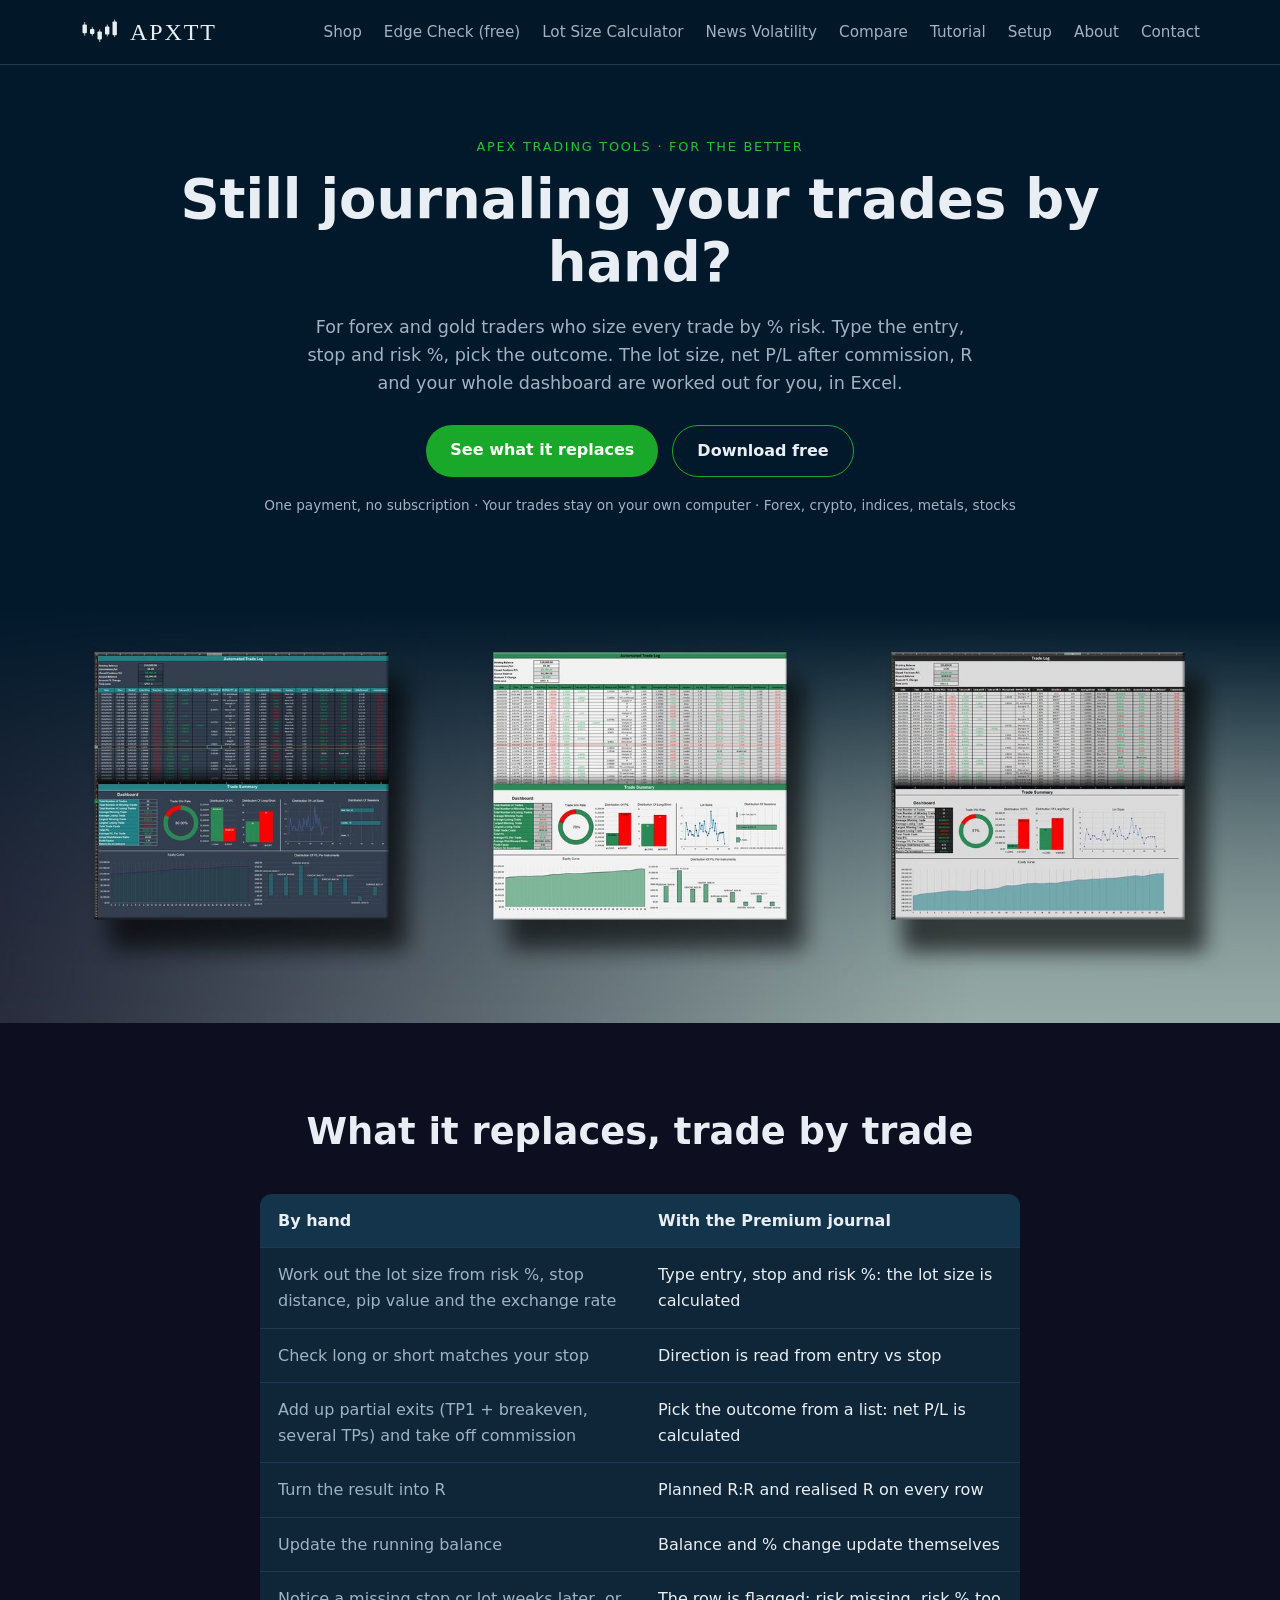
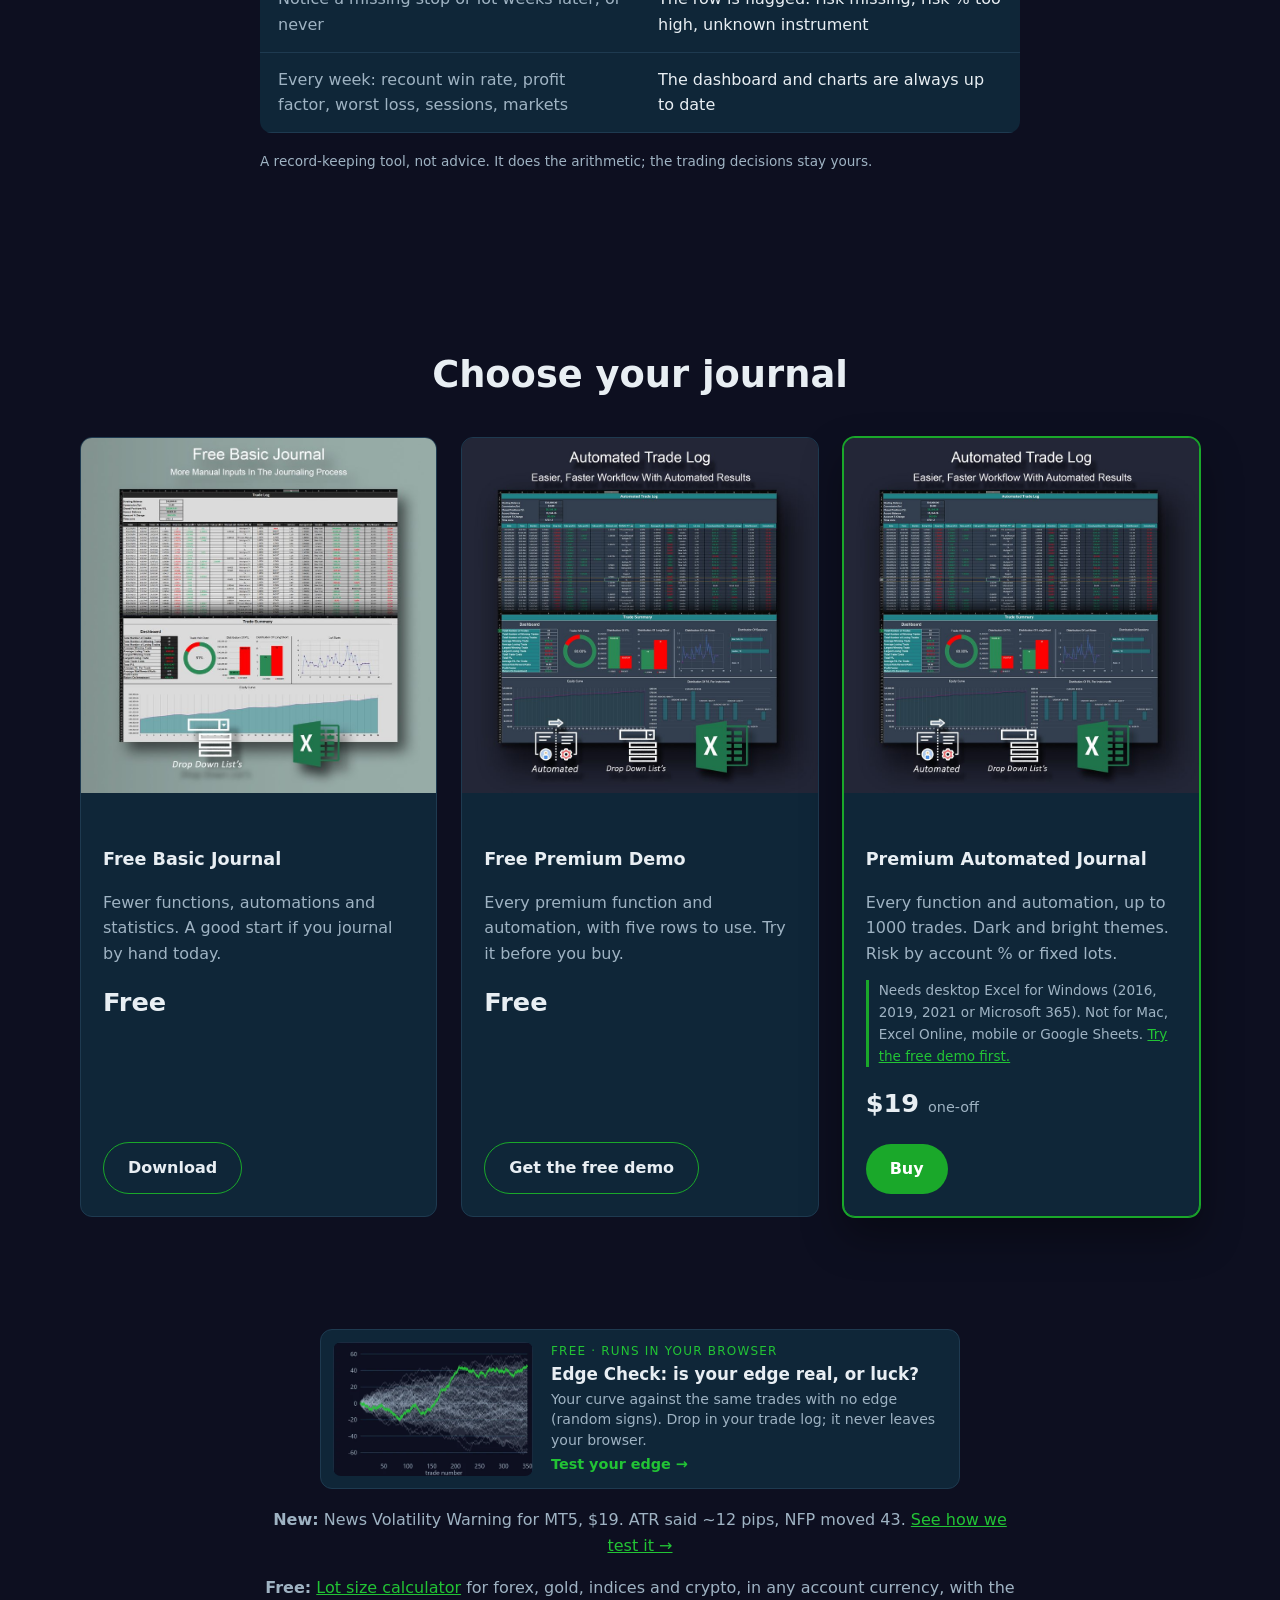
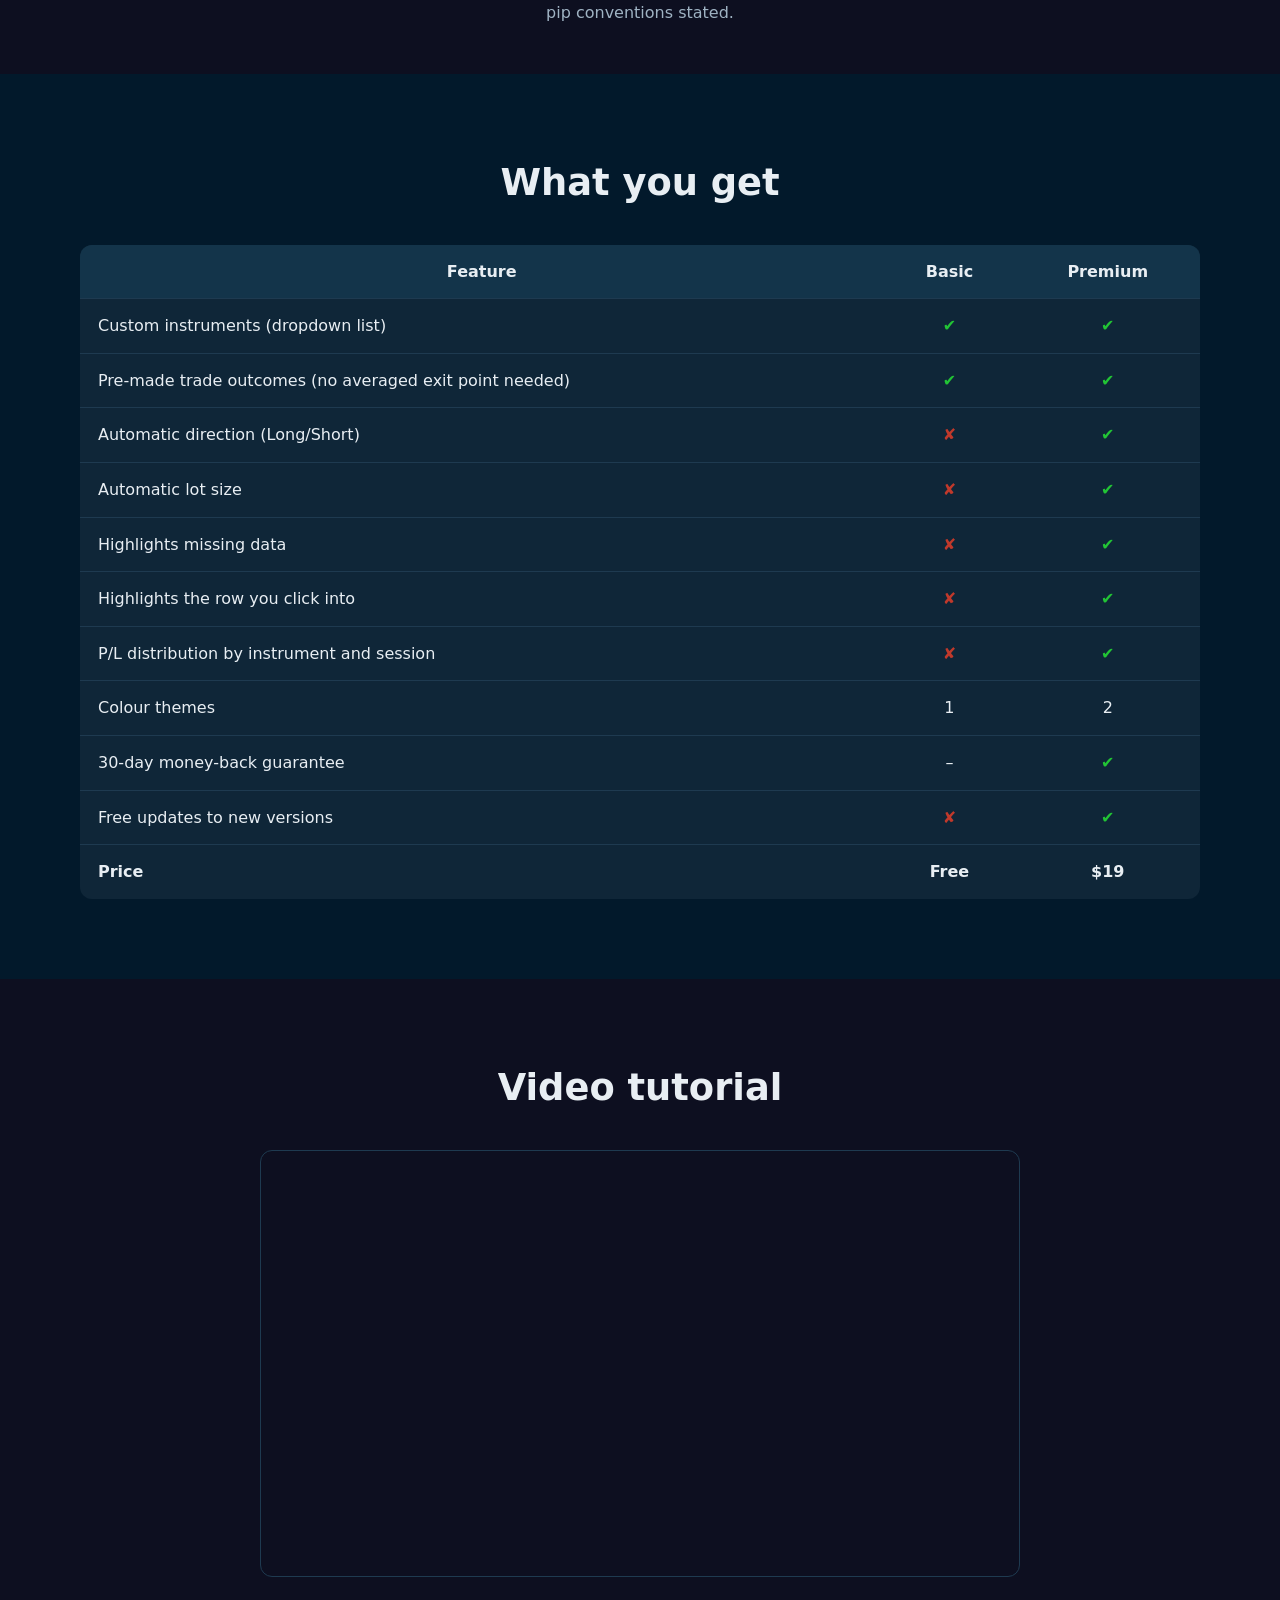
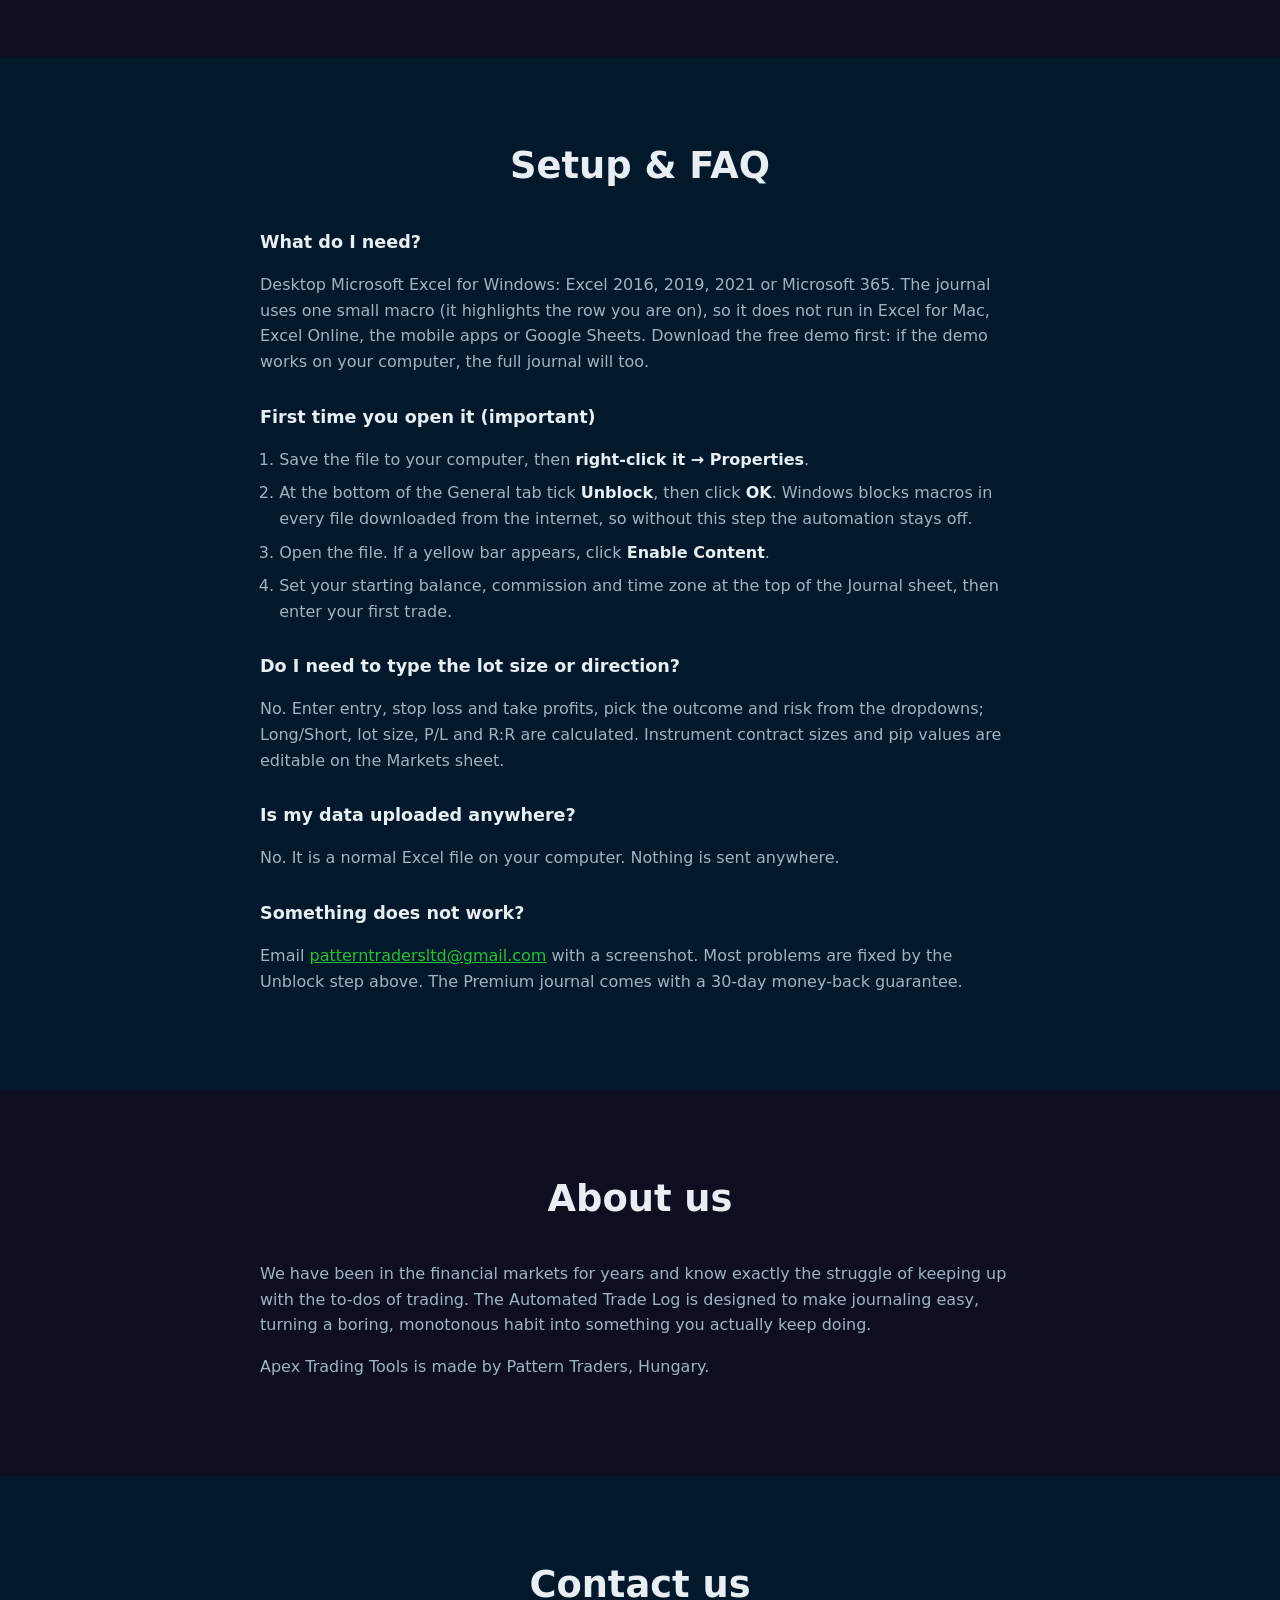
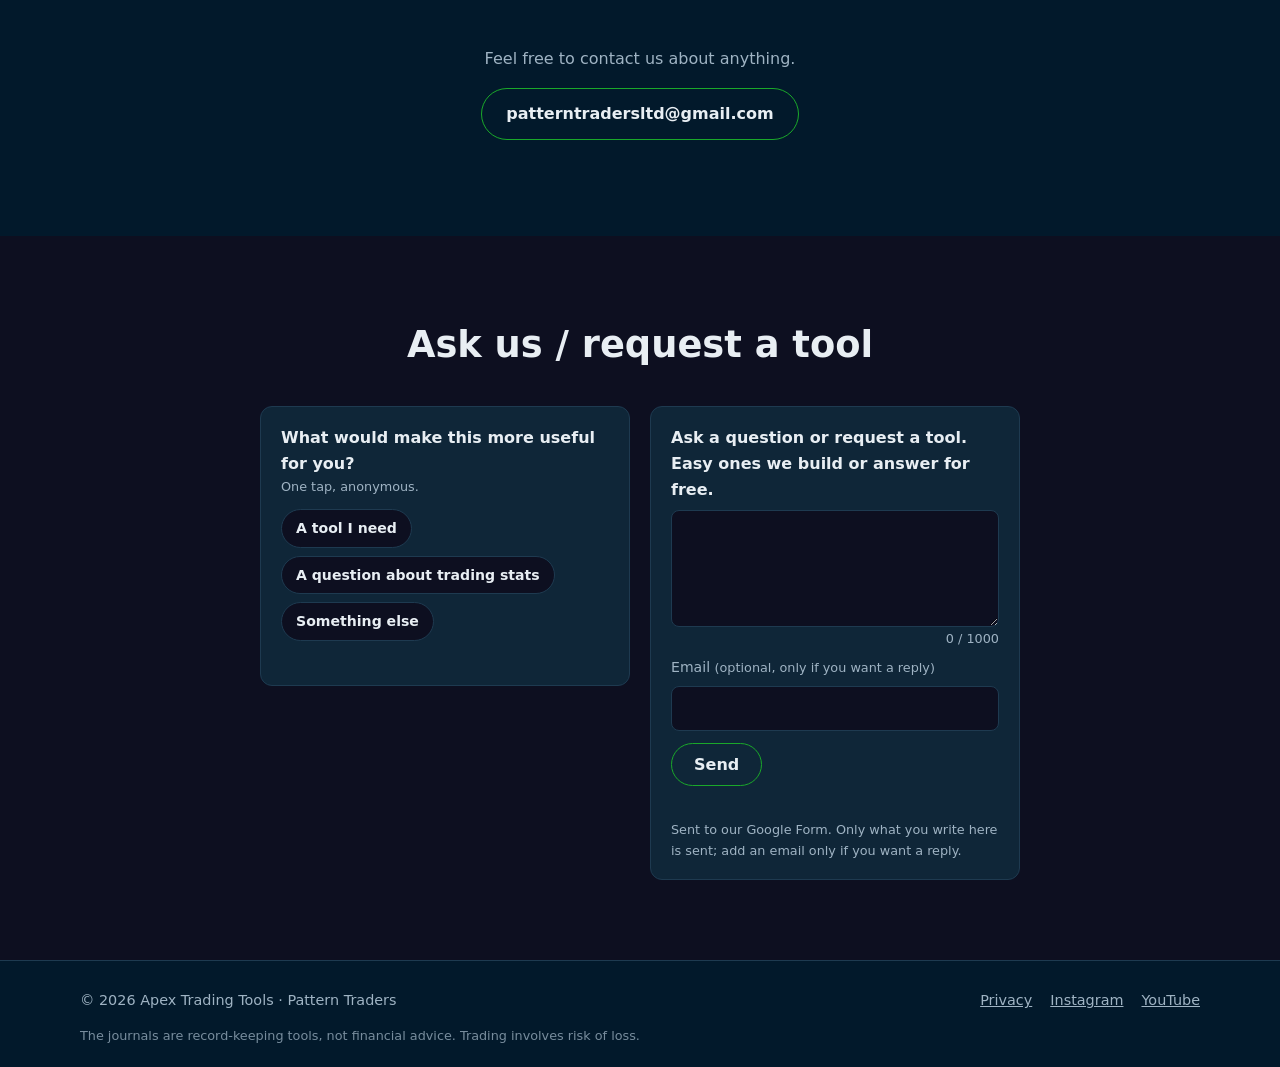
<file: index.html>
<!doctype html>
<html lang="en">
<head>
<meta charset="utf-8">
<meta name="viewport" content="width=device-width, initial-scale=1">
<title>APXTT Trading Tools: Automated Trading Journals for Excel</title>
<meta name="description" content="Still journaling trades by hand? For forex and gold traders who size by % risk: type entry, stop and risk %, and the Excel journal works out lot size, net P/L, R and your stats.">
<link rel="icon" href="data:image/svg+xml,%3Csvg xmlns='http://www.w3.org/2000/svg' viewBox='0 0 32 32'%3E%3Crect width='32' height='32' rx='6' fill='%2302192b'/%3E%3Cg fill='%231aa82a'%3E%3Crect x='5' y='10' width='4' height='9'/%3E%3Crect x='11' y='14' width='4' height='6'/%3E%3Crect x='17' y='9' width='4' height='9'/%3E%3Crect x='23' y='5' width='4' height='12'/%3E%3C/g%3E%3C/svg%3E">
<link rel="canonical" href="https://smatyi111.github.io/apextradingtools/">
<meta property="og:type" content="website">
<meta property="og:site_name" content="Apex Trading Tools">
<meta property="og:title" content="APXTT Automated Trading Journal for Excel">
<meta property="og:description" content="Enter the trade, pick the outcome - lot size, P/L, R:R and your dashboard are calculated for you. $19 one-off, no subscription. Free demo.">
<meta property="og:url" content="https://smatyi111.github.io/apextradingtools/">
<meta property="og:image" content="https://smatyi111.github.io/apextradingtools/assets/og-card.jpg">
<meta property="og:image:width" content="1200">
<meta property="og:image:height" content="630">
<meta name="twitter:card" content="summary_large_image">
<link rel="stylesheet" href="styles.css?v=20261029a">
</head>
<body>

<header class="nav">
  <div class="wrap nav-inner">
    <a class="brand" href="#top" aria-label="APXTT home">
      <svg class="brand-mark" viewBox="0 0 64 40" aria-hidden="true">
        <g fill="currentColor">
          <rect x="4" y="8" width="7" height="14" rx="1.5"/><rect x="7" y="4" width="1.2" height="22"/>
          <rect x="16" y="15" width="7" height="8" rx="1.5"/><rect x="19" y="12" width="1.2" height="14"/>
          <rect x="28" y="19" width="7" height="13" rx="1.5"/><rect x="31" y="16" width="1.2" height="20"/>
          <rect x="40" y="11" width="7" height="13" rx="1.5"/><rect x="43" y="8" width="1.2" height="19"/>
          <rect x="52" y="3" width="7" height="22" rx="1.5"/><rect x="55" y="0" width="1.2" height="28"/>
        </g>
      </svg>
      <span class="brand-text">APXTT</span>
    </a>
    <nav>
      <a href="#products">Shop</a>
      <a href="edge-check.html" data-goatcounter-click="nav-edge-check">Edge Check (free)</a>
      <a href="lot-size-calculator.html" data-goatcounter-click="nav-lot-size">Lot Size Calculator</a>
      <a href="news-volatility.html" data-goatcounter-click="nav-news-volatility">News Volatility</a>
      <a href="#compare">Compare</a>
      <a href="#tutorial">Tutorial</a>
      <a href="#setup">Setup</a>
      <a href="#about">About</a>
      <a href="#contact">Contact</a>
    </nav>
  </div>
</header>

<main id="top">

<section class="hero">
  <div class="wrap hero-inner">
    <p class="eyebrow">Apex Trading Tools &middot; For the better</p>
    <h1>Still journaling your trades by hand?</h1>
    <p class="lead">For forex and gold traders who size every trade by % risk. Type the entry, stop and risk %, pick the
      outcome. The lot size, net P/L after commission, R and your whole dashboard are worked out for you, in Excel.</p>
    <div class="cta-row">
      <a class="btn btn-green" href="#byhand" data-goatcounter-click="cta-see-byhand">See what it replaces</a>
      <a class="btn btn-ghost" href="#free" data-goatcounter-click="cta-download-free">Download free</a>
    </div>
    <p class="fine">One payment, no subscription &middot; Your trades stay on your own computer &middot; Forex, crypto, indices, metals, stocks</p>
  </div>
  <img class="hero-img" src="assets/hero-1800.jpg" alt="The automated trading journal in dark, bright and grey themes: trade log on top, dashboard with charts below" width="1800" height="656">
</section>

<section id="byhand" class="section">
  <div class="wrap narrow">
    <h2>What it replaces, trade by trade</h2>
    <div class="table-wrap">
      <table class="compare byhand">
        <thead><tr><th>By hand</th><th>With the Premium journal</th></tr></thead>
        <tbody>
          <tr><td>Work out the lot size from risk %, stop distance, pip value and the exchange rate</td><td>Type entry, stop and risk %: the lot size is calculated</td></tr>
          <tr><td>Check long or short matches your stop</td><td>Direction is read from entry vs stop</td></tr>
          <tr><td>Add up partial exits (TP1 + breakeven, several TPs) and take off commission</td><td>Pick the outcome from a list: net P/L is calculated</td></tr>
          <tr><td>Turn the result into R</td><td>Planned R:R and realised R on every row</td></tr>
          <tr><td>Update the running balance</td><td>Balance and % change update themselves</td></tr>
          <tr><td>Notice a missing stop or lot weeks later, or never</td><td>The row is flagged: risk missing, risk % too high, unknown instrument</td></tr>
          <tr><td>Every week: recount win rate, profit factor, worst loss, sessions, markets</td><td>The dashboard and charts are always up to date</td></tr>
        </tbody>
      </table>
    </div>
    <p class="fine">A record-keeping tool, not advice. It does the arithmetic; the trading decisions stay yours.</p>
  </div>
</section>

<section id="products" class="section">
  <div class="wrap">
    <h2>Choose your journal</h2>
    <div class="cards">

      <article class="card" id="free">
        <img src="assets/basic-900.jpg" alt="Free Basic Journal: trade log and summary dashboard" loading="lazy" width="900" height="819">
        <div class="card-body">
          <h3>Free Basic Journal</h3>
          <p>Fewer functions, automations and statistics. A good start if you journal by hand today.</p>
          <p class="price">Free</p>
          <a class="btn btn-ghost" href="downloads/APXTT-Basic-Journal.xlsx" download data-goatcounter-click="download-basic-journal">Download</a>
        </div>
      </article>

      <article class="card">
        <img src="assets/premium-900.jpg" alt="Free premium demo: the full premium journal limited to five rows" loading="lazy" width="900" height="900">
        <div class="card-body">
          <h3>Free Premium Demo</h3>
          <p>Every premium function and automation, with five rows to use. Try it before you buy.</p>
          <p class="price">Free</p>
          <a class="btn btn-ghost" href="https://stvert.gumroad.com/l/apxtt-free-demo" data-goatcounter-click="gumroad-demo" rel="noopener">Get the free demo</a>
        </div>
      </article>

      <article class="card card-featured">
        <img src="assets/premium-900.jpg" alt="Premium Automated Journal with dashboard, equity curve and distribution charts" loading="lazy" width="900" height="900">
        <div class="card-body">
          <h3>Premium Automated Journal</h3>
          <p>Every function and automation, up to 1000 trades. Dark and bright themes. Risk by account % or fixed lots.</p>
          <p class="req">Needs desktop Excel for Windows (2016, 2019, 2021 or Microsoft 365). Not for Mac, Excel Online, mobile or Google Sheets. <a href="#setup">Try the free demo first.</a></p>
          <p class="price">$19 <span>one-off</span></p>
          <a class="btn btn-green" href="https://stvert.gumroad.com/l/apxtt-premium-journal" data-goatcounter-click="gumroad-journal" id="buy" rel="noopener">Buy</a>
        </div>
      </article>

    </div>
  </div>
</section>

<section class="section" style="padding:32px 0">
  <div class="wrap narrow" style="text-align:center">
    <a class="ec-teaser" href="edge-check.html" data-goatcounter-click="teaser-edge-check">
      <img src="assets/edgecheck-band-480.webp" alt="Edge Check luck band (sample data): a real equity curve in green over grey curves of the same trades with random signs" loading="lazy" width="480" height="323">
      <span class="ec-teaser-body">
        <span class="ec-teaser-kicker">Free &middot; runs in your browser</span>
        <strong>Edge Check: is your edge real, or luck?</strong>
        <span class="ec-teaser-text">Your curve against the same trades with no edge (random signs). Drop in your trade log; it never leaves your browser.</span>
        <span class="ec-teaser-cta">Test your edge &rarr;</span>
      </span>
    </a>
    <p><strong>New:</strong> News Volatility Warning for MT5, $19. ATR said ~12 pips, NFP moved 43.
      <a href="news-volatility.html" data-goatcounter-click="teaser-news-volatility">See how we test it &rarr;</a></p>
    <p class="ls-teaser-line"><strong>Free:</strong> <a href="lot-size-calculator.html" data-goatcounter-click="teaser-lot-size">Lot size calculator</a> for forex, gold, indices and crypto,
      in any account currency, with the pip conventions stated.</p>
  </div>
</section>

<section id="compare" class="section section-alt">
  <div class="wrap">
    <h2>What you get</h2>
    <div class="table-wrap">
      <table class="compare">
        <thead>
          <tr><th scope="col">Feature</th><th scope="col">Basic</th><th scope="col">Premium</th></tr>
        </thead>
        <tbody>
          <tr><th scope="row">Custom instruments (dropdown list)</th><td class="yes">✔</td><td class="yes">✔</td></tr>
          <tr><th scope="row">Pre-made trade outcomes (no averaged exit point needed)</th><td class="yes">✔</td><td class="yes">✔</td></tr>
          <tr><th scope="row">Automatic direction (Long/Short)</th><td class="no">✘</td><td class="yes">✔</td></tr>
          <tr><th scope="row">Automatic lot size</th><td class="no">✘</td><td class="yes">✔</td></tr>
          <tr><th scope="row">Highlights missing data</th><td class="no">✘</td><td class="yes">✔</td></tr>
          <tr><th scope="row">Highlights the row you click into</th><td class="no">✘</td><td class="yes">✔</td></tr>
          <tr><th scope="row">P/L distribution by instrument and session</th><td class="no">✘</td><td class="yes">✔</td></tr>
          <tr><th scope="row">Colour themes</th><td>1</td><td>2</td></tr>
          <tr><th scope="row">30-day money-back guarantee</th><td>&ndash;</td><td class="yes">✔</td></tr>
          <tr><th scope="row">Free updates to new versions</th><td class="no">✘</td><td class="yes">✔</td></tr>
          <tr class="price-row"><th scope="row">Price</th><td>Free</td><td>$19</td></tr>
        </tbody>
      </table>
    </div>
  </div>
</section>

<section id="tutorial" class="section">
  <div class="wrap narrow">
    <h2>Video tutorial</h2>
    <div class="video">
      <iframe src="https://www.youtube-nocookie.com/embed/4eOwYMfn9Sc" title="Automated trading journal - Tutorial" loading="lazy"
        allow="accelerometer; clipboard-write; encrypted-media; gyroscope; picture-in-picture" allowfullscreen></iframe>
    </div>
  </div>
</section>

<section id="setup" class="section section-alt">
  <div class="wrap narrow">
    <h2>Setup &amp; FAQ</h2>
    <h3>What do I need?</h3>
    <p>Desktop Microsoft Excel for Windows: Excel 2016, 2019, 2021 or Microsoft 365. The journal uses one small macro
      (it highlights the row you are on), so it does not run in Excel for Mac, Excel Online, the mobile apps or Google Sheets.
      Download the free demo first: if the demo works on your computer, the full journal will too.</p>
    <h3>First time you open it (important)</h3>
    <ol class="steps">
      <li>Save the file to your computer, then <strong>right-click it &rarr; Properties</strong>.</li>
      <li>At the bottom of the General tab tick <strong>Unblock</strong>, then click <strong>OK</strong>.
        Windows blocks macros in every file downloaded from the internet, so without this step the automation stays off.</li>
      <li>Open the file. If a yellow bar appears, click <strong>Enable Content</strong>.</li>
      <li>Set your starting balance, commission and time zone at the top of the Journal sheet, then enter your first trade.</li>
    </ol>
    <h3>Do I need to type the lot size or direction?</h3>
    <p>No. Enter entry, stop loss and take profits, pick the outcome and risk from the dropdowns; Long/Short, lot size, P/L and R:R are calculated.
      Instrument contract sizes and pip values are editable on the Markets sheet.</p>
    <h3>Is my data uploaded anywhere?</h3>
    <p>No. It is a normal Excel file on your computer. Nothing is sent anywhere.</p>
    <h3>Something does not work?</h3>
    <p>Email <a href="mailto:patterntradersltd@gmail.com" data-goatcounter-click="mail-support">patterntradersltd@gmail.com</a> with a screenshot. Most problems are fixed by the Unblock step above.
      The Premium journal comes with a 30-day money-back guarantee.</p>
  </div>
</section>

<section id="about" class="section">
  <div class="wrap narrow">
    <h2>About us</h2>
    <p>We have been in the financial markets for years and know exactly the struggle of keeping up with the to-dos of trading.
      The Automated Trade Log is designed to make journaling easy, turning a boring, monotonous habit into something you actually keep doing.</p>
    <p>Apex Trading Tools is made by Pattern Traders, Hungary.</p>
  </div>
</section>

<section id="contact" class="section section-alt">
  <div class="wrap narrow">
    <h2>Contact us</h2>
    <p>Feel free to contact us about anything.</p>
    <p><a class="btn btn-ghost" href="mailto:patterntradersltd@gmail.com" data-goatcounter-click="mail-contact">patterntradersltd@gmail.com</a></p>
  </div>
</section>

<section id="ask" class="section fb" data-fb-page="index" hidden></section>

</main>

<footer class="footer">
  <div class="wrap footer-inner">
    <span>&copy; <span id="year">2026</span> Apex Trading Tools &middot; Pattern Traders</span>
    <span class="social">
      <a href="privacy.html">Privacy</a>
      <a href="https://www.instagram.com/apextradingtools/" rel="noopener" data-goatcounter-click="out-instagram">Instagram</a>
      <a href="https://www.youtube.com/@apxtttools" rel="noopener" data-goatcounter-click="out-youtube">YouTube</a>
    </span>
  </div>
  <p class="wrap disclaimer">The journals are record-keeping tools, not financial advice. Trading involves risk of loss.</p>
</footer>

<script>document.getElementById('year').textContent = new Date().getFullYear();</script>
<script src="js/feedback.js?v=20261029a"></script>
<!-- Anonymous visit counts without cookies (GoatCounter, see privacy.html). The endpoint is set here only; change it if the account code differs. -->
<script data-goatcounter="https://apxtt.goatcounter.com/count" async src="//gc.zgo.at/count.js"></script>
</body>
</html>
</file>
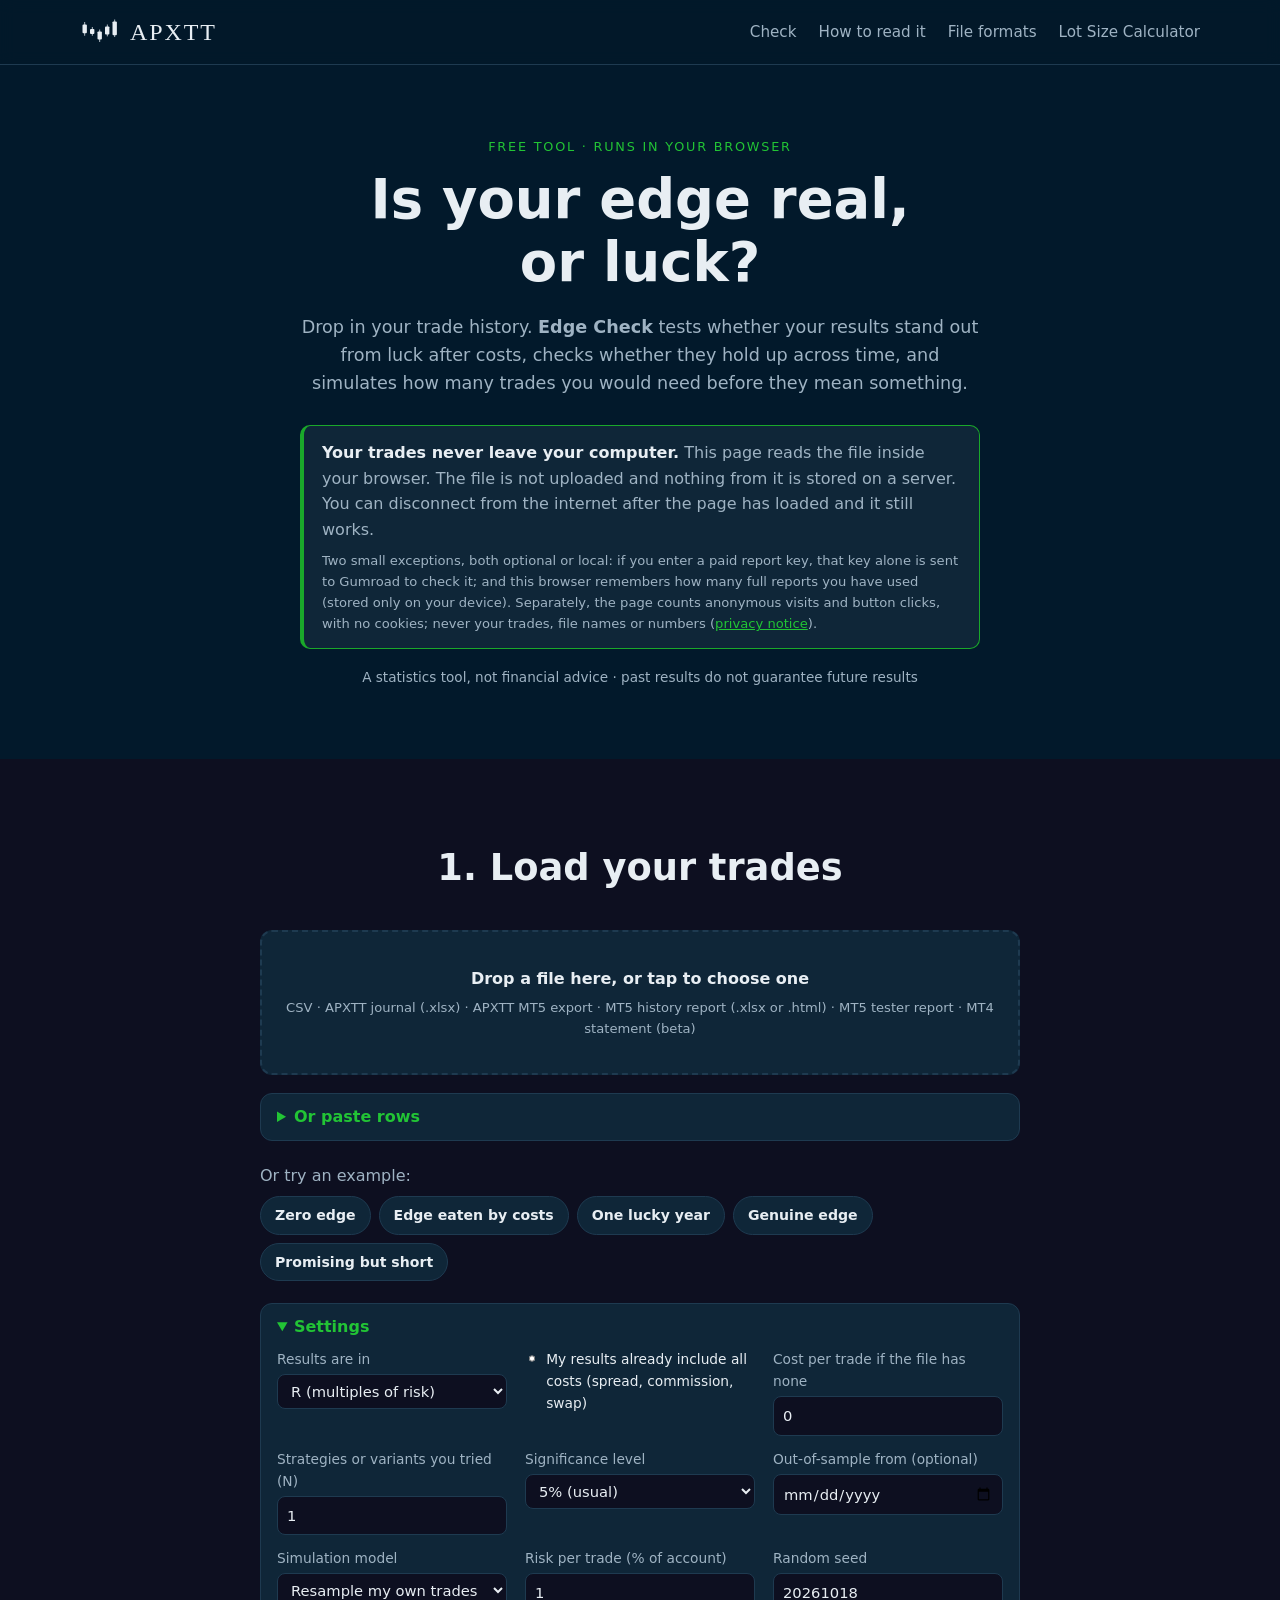
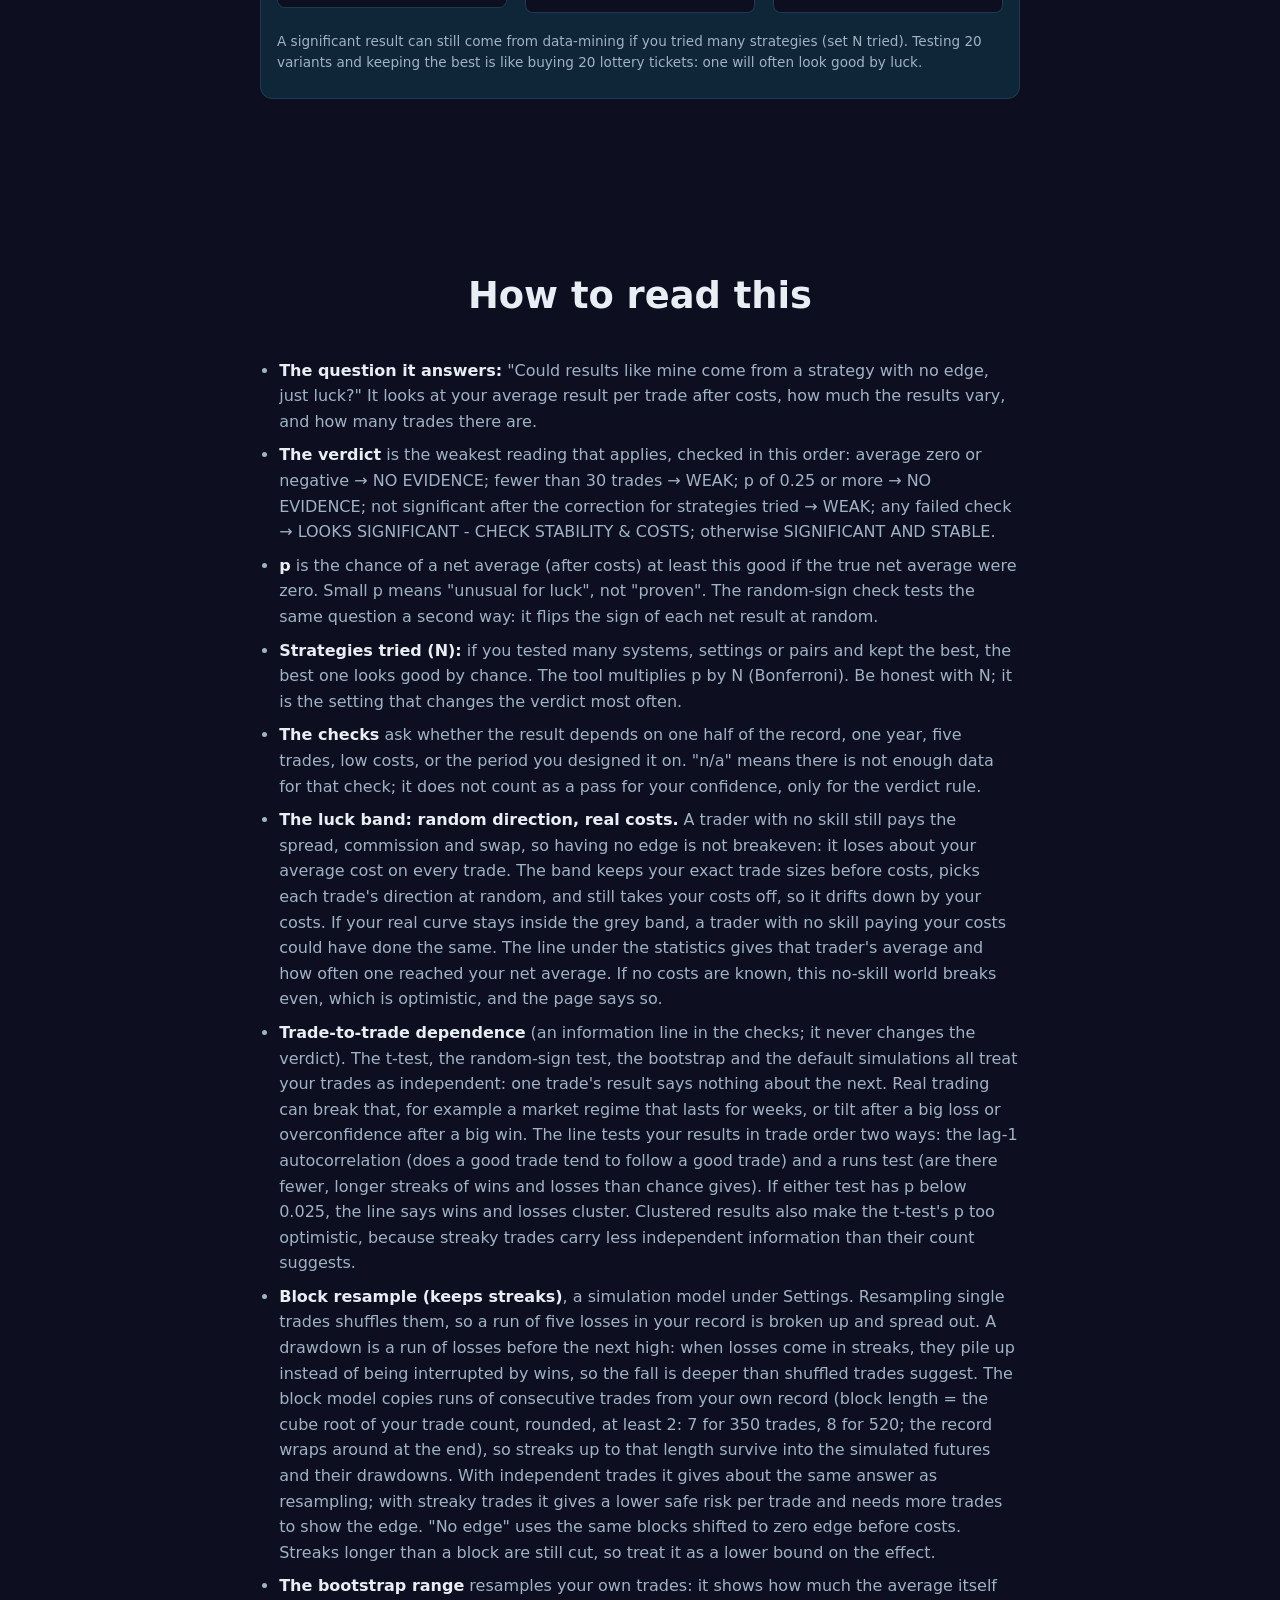
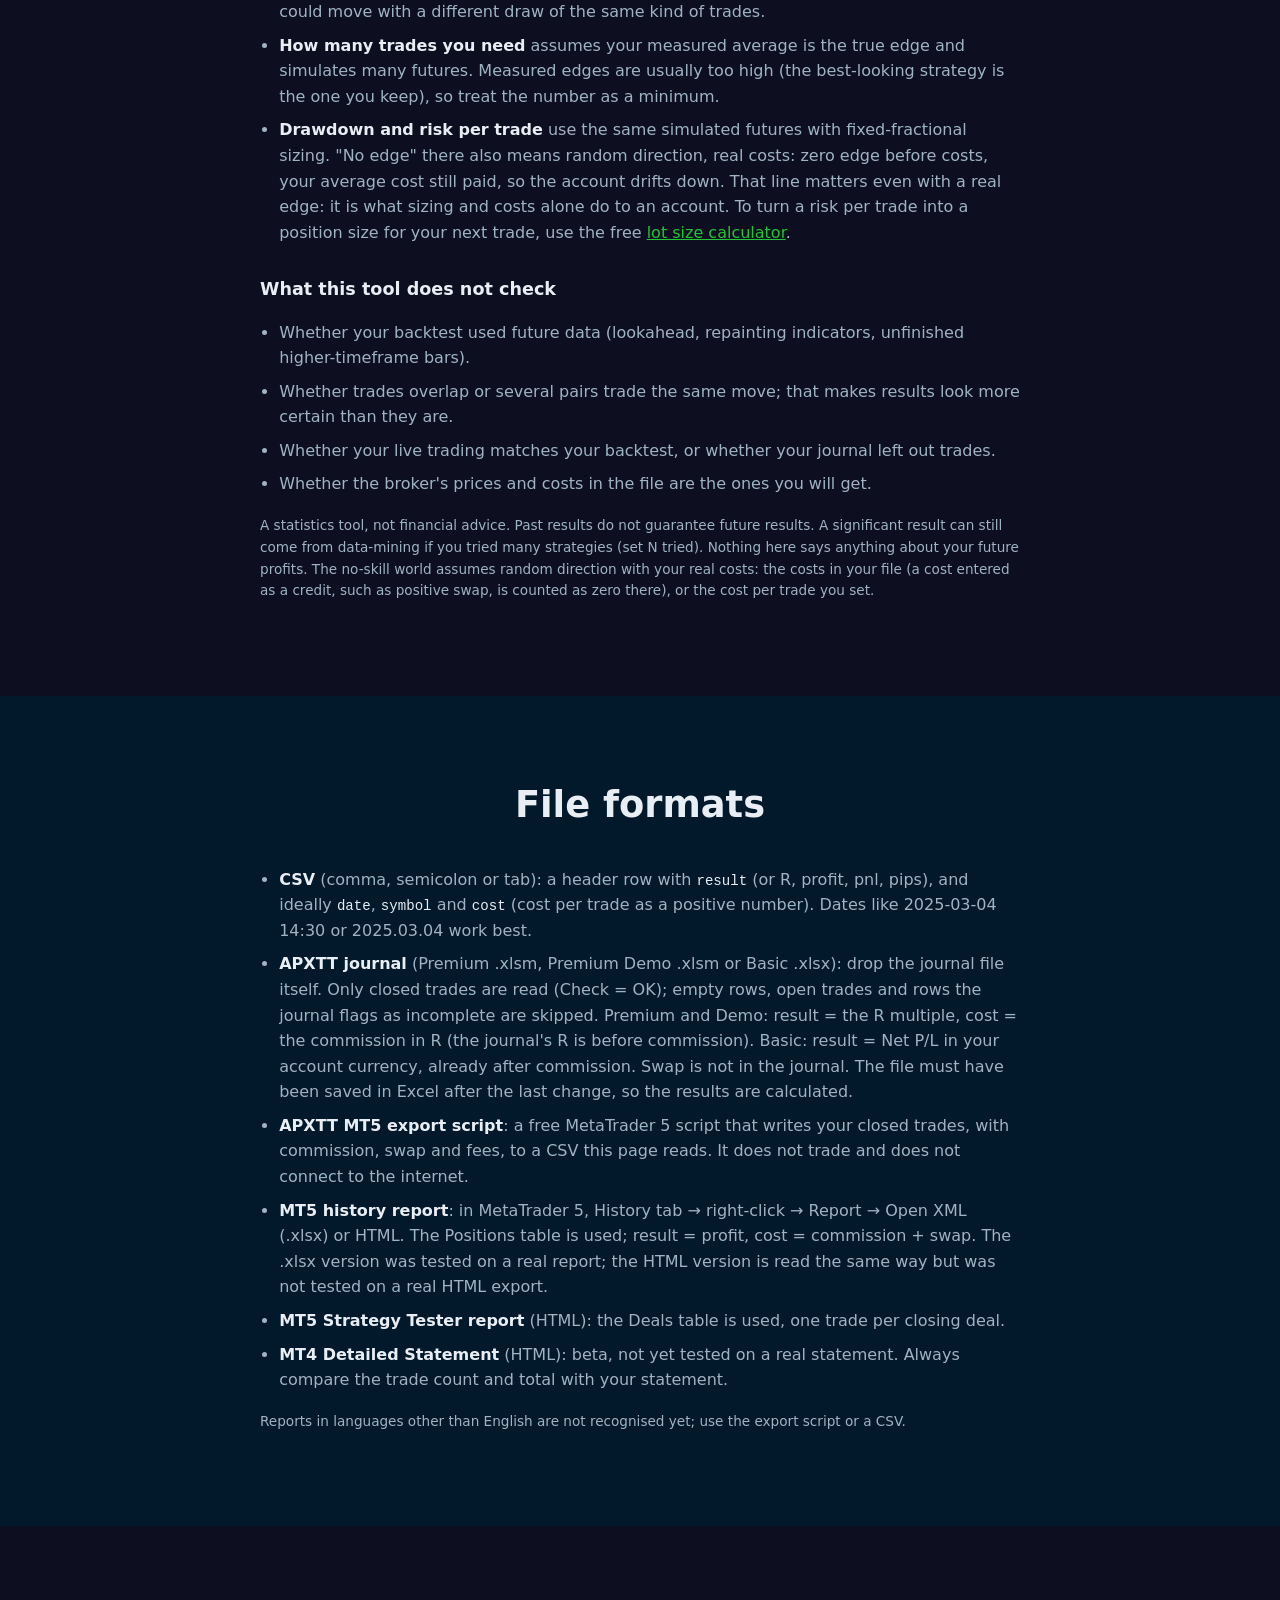
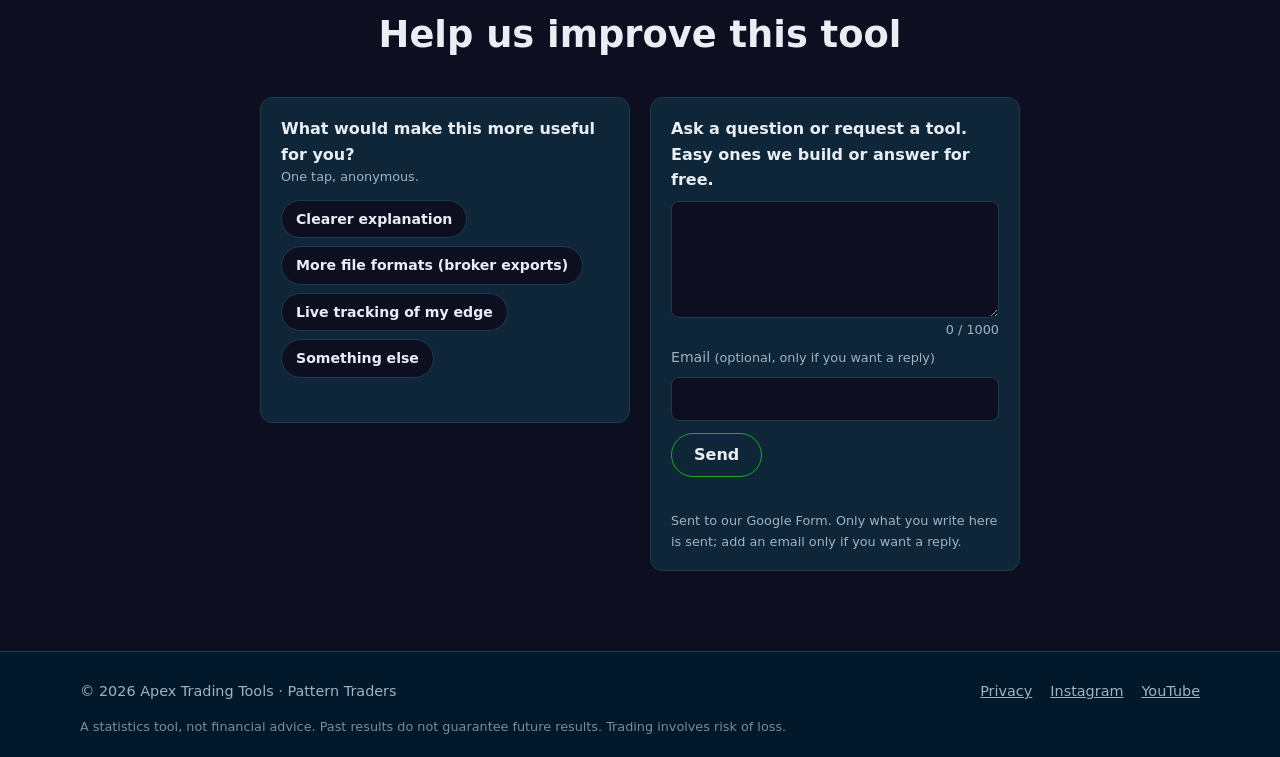
<file: edge-check.html>
<!doctype html>
<html lang="en">
<head>
<meta charset="utf-8">
<meta name="viewport" content="width=device-width, initial-scale=1">
<title>Edge Check: is your trading edge real, or luck? (free, runs in your browser) | APXTT</title>
<link rel="icon" href="data:image/svg+xml,%3Csvg xmlns='http://www.w3.org/2000/svg' viewBox='0 0 32 32'%3E%3Crect width='32' height='32' rx='6' fill='%2302192b'/%3E%3Cg fill='%231aa82a'%3E%3Crect x='5' y='10' width='4' height='9'/%3E%3Crect x='11' y='14' width='4' height='6'/%3E%3Crect x='17' y='9' width='4' height='9'/%3E%3Crect x='23' y='5' width='4' height='12'/%3E%3C/g%3E%3C/svg%3E">
<meta name="description" content="Drop your MT5/MT4 trade history, your APXTT journal or a CSV. Edge Check tests whether your results stand out from luck, checks stability and costs, and simulates how many trades you need. Runs in your browser; nothing is uploaded.">
<meta property="og:type" content="website">
<meta property="og:title" content="Is your edge real, or luck?">
<meta property="og:description" content="Free statistics check for your trade history. Runs in your browser; nothing is uploaded.">
<meta property="og:url" content="https://smatyi111.github.io/apextradingtools/edge-check.html">
<link rel="stylesheet" href="styles.css?v=20261029a">
</head>
<body>

<header class="nav">
  <div class="wrap nav-inner">
    <a class="brand" href="index.html" aria-label="APXTT home">
      <svg class="brand-mark" viewBox="0 0 64 40" aria-hidden="true">
        <g fill="currentColor">
          <rect x="4" y="8" width="7" height="14" rx="1.5"/><rect x="7" y="4" width="1.2" height="22"/>
          <rect x="16" y="15" width="7" height="8" rx="1.5"/><rect x="19" y="12" width="1.2" height="14"/>
          <rect x="28" y="19" width="7" height="13" rx="1.5"/><rect x="31" y="16" width="1.2" height="20"/>
          <rect x="40" y="11" width="7" height="13" rx="1.5"/><rect x="43" y="8" width="1.2" height="19"/>
          <rect x="52" y="3" width="7" height="22" rx="1.5"/><rect x="55" y="0" width="1.2" height="28"/>
        </g>
      </svg>
      <span class="brand-text">APXTT</span>
    </a>
    <nav>
      <a href="#check">Check</a>
      <a href="#read">How to read it</a>
      <a href="#formats">File formats</a>
      <a href="lot-size-calculator.html" data-goatcounter-click="nav-lot-size">Lot Size Calculator</a>
    </nav>
  </div>
</header>

<main>
<section class="hero ec-hero">
  <div class="wrap hero-inner">
    <p class="eyebrow">Free tool &middot; runs in your browser</p>
    <h1>Is your edge real,<br>or luck?</h1>
    <p class="lead">Drop in your trade history. <strong>Edge Check</strong> tests whether your results stand out from luck after
      costs, checks whether they hold up across time, and simulates how many trades you would need before they mean something.</p>
    <div class="ec-privacy" role="note">
      <strong>Your trades never leave your computer.</strong> This page reads the file inside your browser. The file is not
      uploaded and nothing from it is stored on a server. You can disconnect from the internet after the page has loaded and it still works.
      <span class="ec-privacy-small">Two small exceptions, both optional or local: if you enter a paid report key, that key alone is
      sent to Gumroad to check it; and this browser remembers how many full reports you have used (stored only on your device).
      Separately, the page counts anonymous visits and button clicks, with no cookies; never your trades, file names or numbers
      (<a href="privacy.html">privacy notice</a>).</span>
    </div>
    <p class="fine">A statistics tool, not financial advice &middot; past results do not guarantee future results</p>
  </div>
</section>

<section id="check" class="section">
  <div class="wrap narrow">
    <h2>1. Load your trades</h2>
    <label id="ec-drop" class="ec-drop" for="ec-file">
      <input id="ec-file" type="file" accept=".csv,.txt,.htm,.html,.xlsx,.xlsm,text/csv,text/html">
      <span class="ec-drop-main">Drop a file here, or tap to choose one</span>
      <span class="ec-drop-sub">CSV &middot; APXTT journal (.xlsx) &middot; APXTT MT5 export &middot; MT5 history report (.xlsx or .html) &middot; MT5 tester report &middot; MT4 statement (beta)</span>
    </label>
    <details class="tech ec-paste-box">
      <summary>Or paste rows</summary>
      <p class="fine">Header row with at least a result column, for example <code>date,symbol,result,cost</code>. One trade per line.</p>
      <textarea id="ec-paste" rows="6" spellcheck="false" placeholder="date,symbol,result,cost&#10;2025-03-04 10:15,EURUSD,1.8,0.05&#10;2025-03-05 14:02,GBPUSD,-1,0.05"></textarea>
      <p><button type="button" id="ec-paste-go" class="btn btn-ghost">Check pasted rows</button></p>
    </details>
    <p class="ec-or">Or try an example:</p>
    <div id="ec-examples" class="ec-examples"></div>
    <p id="ec-ex-blurb" class="fine"></p>
    <p id="ec-load-msg" class="ec-load-msg" role="status"></p>

    <details class="tech ec-settings" open>
      <summary>Settings</summary>
      <div class="ec-grid">
        <label>Results are in
          <select id="ec-unit"><option value="R">R (multiples of risk)</option><option value="money">account currency</option><option value="pips">pips</option></select></label>
        <label class="ec-check"><input type="checkbox" id="ec-incl"> My results already include all costs (spread, commission, swap)</label>
        <label>Cost per trade if the file has none
          <input id="ec-defcost" type="number" step="any" value="0"></label>
        <label>Strategies or variants you tried (N)
          <input id="ec-ntried" type="number" min="1" step="1" value="1"></label>
        <label>Significance level
          <select id="ec-alpha"><option value="0.05">5% (usual)</option><option value="0.01">1% (strict)</option><option value="0.1">10% (loose)</option></select></label>
        <label>Out-of-sample from (optional)
          <input id="ec-oos" type="date"></label>
        <label>Simulation model
          <select id="ec-model"><option value="empirical">Resample my own trades</option><option value="normal">Normal (average and spread)</option><option value="winloss">Fixed win / loss sizes</option><option value="block">Block resample (keeps streaks)</option></select></label>
        <label>Risk per trade (% of account)
          <input id="ec-risk" type="number" min="0.05" max="10" step="0.05" value="1"></label>
        <label>Random seed
          <input id="ec-seed" type="number" min="0" step="1" value="20261018"></label>
      </div>
      <p class="fine">A significant result can still come from data-mining if you tried many strategies (set N tried).
        Testing 20 variants and keeping the best is like buying 20 lottery tickets: one will often look good by luck.</p>
    </details>
  </div>
</section>

<section id="ec-results" class="section section-alt" hidden>
  <div class="wrap narrow">
    <h2>2. The result</h2>
    <div id="ec-verdict" class="ec-verdict" aria-live="polite"></div>
    <div class="table-wrap"><table class="compare ec-stats"><tbody id="ec-stats"></tbody></table></div>

    <h3>Checks</h3>
    <ul id="ec-checks" class="ec-checks"></ul>
    <div id="ec-serial-hint" class="ec-hint" hidden></div>

    <h3>Luck band: your trades vs the same trades with no skill, costs paid</h3>
    <div class="ec-canvas"><canvas id="ec-band" role="img" aria-label="Your cumulative result after costs compared with random-direction versions of the same trades that still pay your costs"></canvas></div>
    <p id="ec-band-note" class="fine"></p>
    <p id="ec-seed-out" class="fine"></p>

    <h2 class="ec-h2-sub">3. What it would take</h2>
    <div id="ec-lock" class="ec-lock" hidden></div>
    <div id="ec-full" hidden>
      <p id="ec-quota" class="fine"></p>
      <h3>How many trades you need</h3>
      <div id="ec-fwd"></div>
      <h3>Edge or no edge, don't get blown up</h3>
      <p class="fine">Manage your risk based on real structure: the same simulated futures, now as an account balance.</p>
      <div id="ec-risk-out"></div>
    </div>
  </div>
</section>

<section id="read" class="section">
  <div class="wrap narrow">
    <h2>How to read this</h2>
    <ul class="steps">
      <li><strong>The question it answers:</strong> "Could results like mine come from a strategy with no edge, just luck?" It looks at your
        average result per trade after costs, how much the results vary, and how many trades there are.</li>
      <li><strong>The verdict</strong> is the weakest reading that applies, checked in this order: average zero or negative &rarr; NO EVIDENCE;
        fewer than 30 trades &rarr; WEAK; p of 0.25 or more &rarr; NO EVIDENCE; not significant after the correction for strategies tried &rarr; WEAK;
        any failed check &rarr; LOOKS SIGNIFICANT - CHECK STABILITY &amp; COSTS; otherwise SIGNIFICANT AND STABLE.</li>
      <li><strong>p</strong> is the chance of a net average (after costs) at least this good if the true net average were zero. Small p means "unusual for luck", not "proven".
        The random-sign check tests the same question a second way: it flips the sign of each net result at random.</li>
      <li><strong>Strategies tried (N):</strong> if you tested many systems, settings or pairs and kept the best, the best one looks good by chance.
        The tool multiplies p by N (Bonferroni). Be honest with N; it is the setting that changes the verdict most often.</li>
      <li><strong>The checks</strong> ask whether the result depends on one half of the record, one year, five trades, low costs, or the period you designed it on.
        "n/a" means there is not enough data for that check; it does not count as a pass for your confidence, only for the verdict rule.</li>
      <li><strong>The luck band: random direction, real costs.</strong> A trader with no skill still pays the spread, commission and swap, so having no edge
        is not breakeven: it loses about your average cost on every trade. The band keeps your exact trade sizes before costs, picks each trade's direction at
        random, and still takes your costs off, so it drifts down by your costs. If your real curve stays inside the grey band, a trader with no skill paying
        your costs could have done the same. The line under the statistics gives that trader's average and how often one reached your net average.
        If no costs are known, this no-skill world breaks even, which is optimistic, and the page says so.</li>
      <li><strong>Trade-to-trade dependence</strong> (an information line in the checks; it never changes the verdict). The t-test, the random-sign test, the bootstrap
        and the default simulations all treat your trades as independent: one trade's result says nothing about the next. Real trading can break that, for example
        a market regime that lasts for weeks, or tilt after a big loss or overconfidence after a big win. The line tests your results in trade order two ways:
        the lag-1 autocorrelation (does a good trade tend to follow a good trade) and a runs test (are there fewer, longer streaks of wins and losses than chance
        gives). If either test has p below 0.025, the line says wins and losses cluster. Clustered results also make the t-test's p too optimistic, because
        streaky trades carry less independent information than their count suggests.</li>
      <li><strong>Block resample (keeps streaks)</strong>, a simulation model under Settings. Resampling single trades shuffles them, so a run of five losses in your
        record is broken up and spread out. A drawdown is a run of losses before the next high: when losses come in streaks, they pile up instead of being
        interrupted by wins, so the fall is deeper than shuffled trades suggest. The block model copies runs of consecutive trades from your own record (block
        length = the cube root of your trade count, rounded, at least 2: 7 for 350 trades, 8 for 520; the record wraps around at the end), so streaks up to
        that length survive into the simulated futures and their drawdowns. With independent trades it gives about the same answer as resampling; with streaky
        trades it gives a lower safe risk per trade and needs more trades to show the edge. "No edge" uses the same blocks shifted to zero edge before costs.
        Streaks longer than a block are still cut, so treat it as a lower bound on the effect.</li>
      <li><strong>The bootstrap range</strong> resamples your own trades: it shows how much the average itself could move with a different draw of the same kind of trades.</li>
      <li><strong>How many trades you need</strong> assumes your measured average is the true edge and simulates many futures. Measured edges are usually
        too high (the best-looking strategy is the one you keep), so treat the number as a minimum.</li>
      <li><strong>Drawdown and risk per trade</strong> use the same simulated futures with fixed-fractional sizing. "No edge" there also means random direction,
        real costs: zero edge before costs, your average cost still paid, so the account drifts down. That line matters even with a real
        edge: it is what sizing and costs alone do to an account. To turn a risk per trade into a position size for your next trade, use the free
        <a href="lot-size-calculator.html">lot size calculator</a>.</li>
    </ul>
    <h3>What this tool does not check</h3>
    <ul class="steps">
      <li>Whether your backtest used future data (lookahead, repainting indicators, unfinished higher-timeframe bars).</li>
      <li>Whether trades overlap or several pairs trade the same move; that makes results look more certain than they are.</li>
      <li>Whether your live trading matches your backtest, or whether your journal left out trades.</li>
      <li>Whether the broker's prices and costs in the file are the ones you will get.</li>
    </ul>
    <p class="fine">A statistics tool, not financial advice. Past results do not guarantee future results. A significant result can still come from data-mining
      if you tried many strategies (set N tried). Nothing here says anything about your future profits. The no-skill world assumes random direction with your
      real costs: the costs in your file (a cost entered as a credit, such as positive swap, is counted as zero there), or the cost per trade you set.</p>
  </div>
</section>

<section id="formats" class="section section-alt">
  <div class="wrap narrow">
    <h2>File formats</h2>
    <ul class="steps">
      <li><strong>CSV</strong> (comma, semicolon or tab): a header row with <code>result</code> (or R, profit, pnl, pips), and ideally <code>date</code>, <code>symbol</code> and
        <code>cost</code> (cost per trade as a positive number). Dates like 2025-03-04 14:30 or 2025.03.04 work best.</li>
      <li><strong>APXTT journal</strong> (Premium .xlsm, Premium Demo .xlsm or Basic .xlsx): drop the journal file itself. Only closed trades are read
        (Check = OK); empty rows, open trades and rows the journal flags as incomplete are skipped. Premium and Demo: result = the R multiple, cost =
        the commission in R (the journal's R is before commission). Basic: result = Net P/L in your account currency, already after commission.
        Swap is not in the journal. The file must have been saved in Excel after the last change, so the results are calculated.</li>
      <li><strong>APXTT MT5 export script</strong>: a free MetaTrader 5 script that writes your closed trades, with commission, swap and fees, to a CSV this page reads.
        It does not trade and does not connect to the internet.</li>
      <li><strong>MT5 history report</strong>: in MetaTrader 5, History tab &rarr; right-click &rarr; Report &rarr; Open XML (.xlsx) or HTML. The Positions table is used;
        result = profit, cost = commission + swap. The .xlsx version was tested on a real report; the HTML version is read the same way but was not tested on a real HTML export.</li>
      <li><strong>MT5 Strategy Tester report</strong> (HTML): the Deals table is used, one trade per closing deal.</li>
      <li><strong>MT4 Detailed Statement</strong> (HTML): beta, not yet tested on a real statement. Always compare the trade count and total with your statement.</li>
    </ul>
    <p class="fine">Reports in languages other than English are not recognised yet; use the export script or a CSV.</p>
  </div>
</section>

<section id="feedback" class="section fb" data-fb-page="edge-check" hidden></section>
</main>

<footer class="footer">
  <div class="wrap footer-inner">
    <span>&copy; 2026 Apex Trading Tools &middot; Pattern Traders</span>
    <span class="social">
      <a href="privacy.html">Privacy</a>
      <a href="https://www.instagram.com/apextradingtools/" rel="noopener" data-goatcounter-click="out-instagram">Instagram</a>
      <a href="https://www.youtube.com/@apxtttools" rel="noopener" data-goatcounter-click="out-youtube">YouTube</a>
    </span>
  </div>
  <p class="wrap disclaimer">A statistics tool, not financial advice. Past results do not guarantee future results. Trading involves risk of loss.</p>
</footer>
<script src="js/edge-check-examples.js?v=20261018a"></script>
<script src="js/edge-check.js?v=20261029a"></script>
<script src="js/feedback.js?v=20261029a"></script>
<!-- Anonymous visit counts without cookies (GoatCounter, see privacy.html). The endpoint is set here only; change it if the account code differs. -->
<script data-goatcounter="https://apxtt.goatcounter.com/count" async src="//gc.zgo.at/count.js"></script>
</body>
</html>
</file>
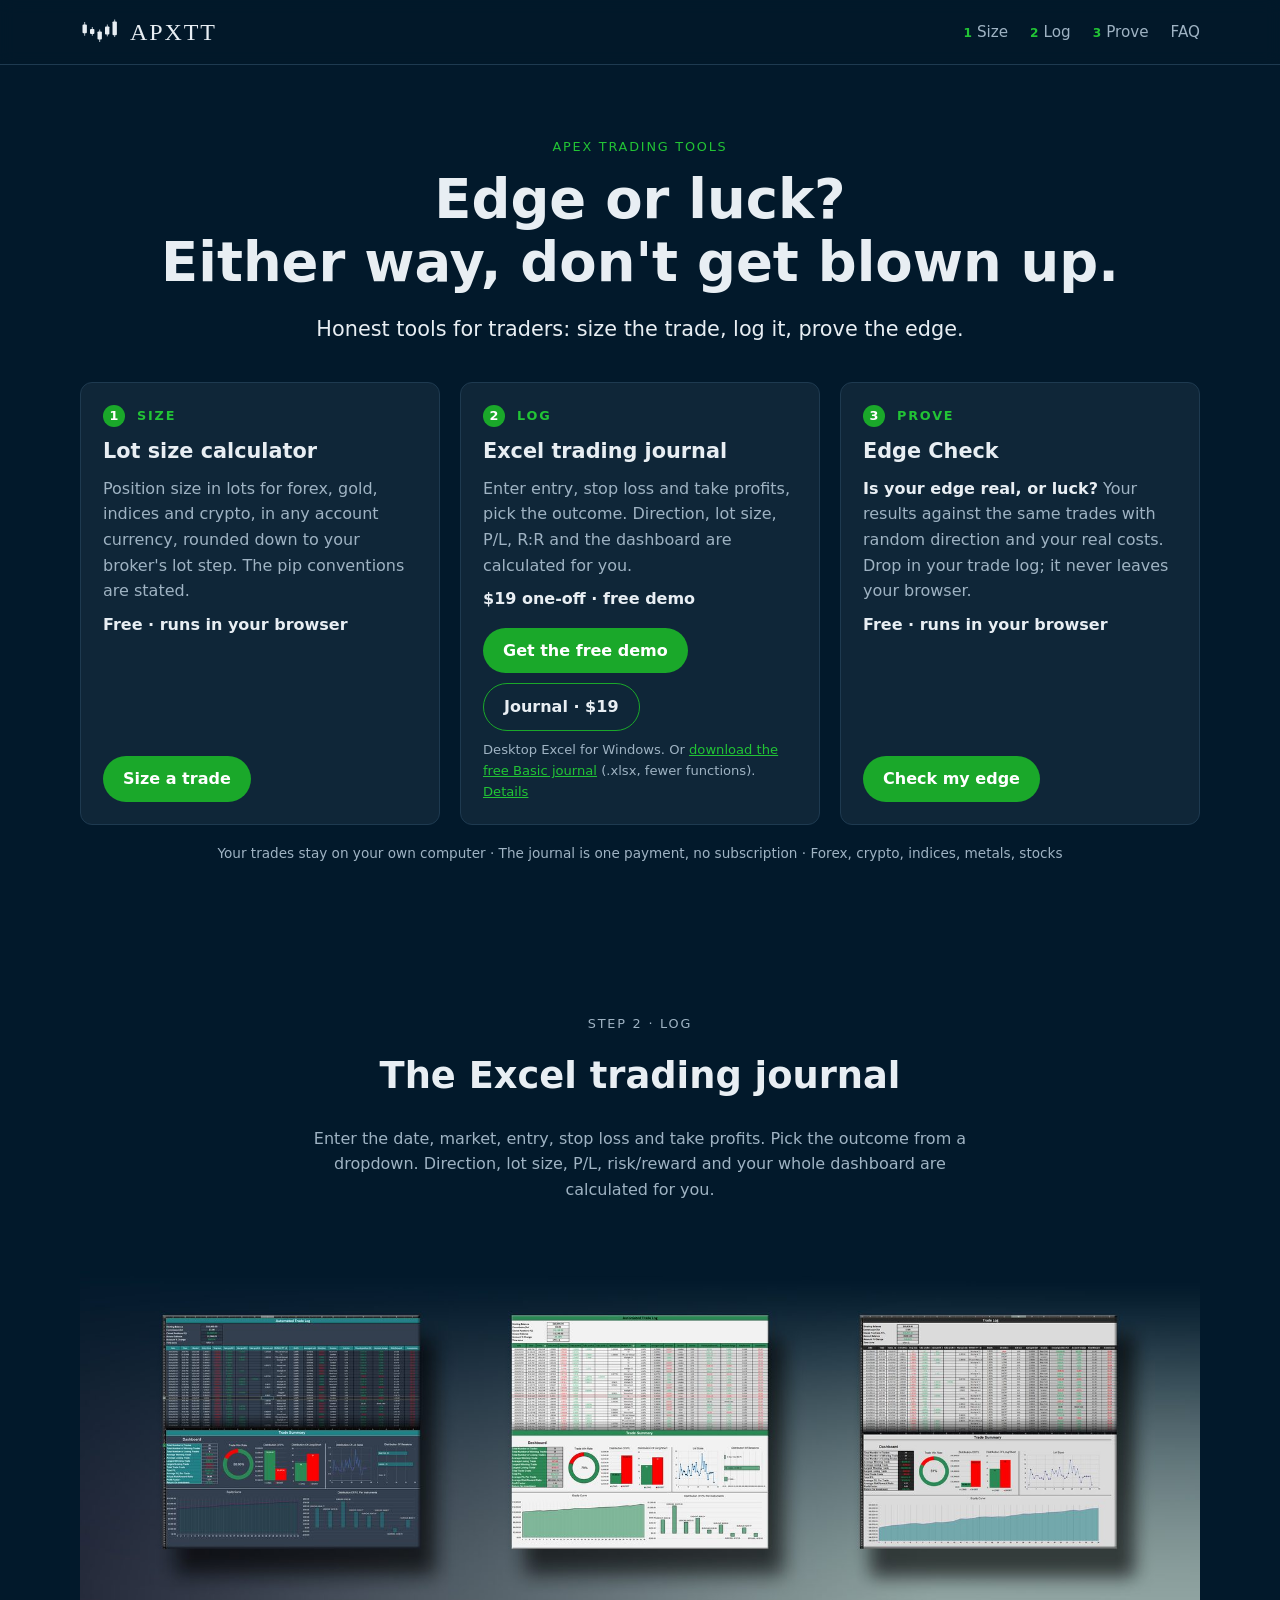
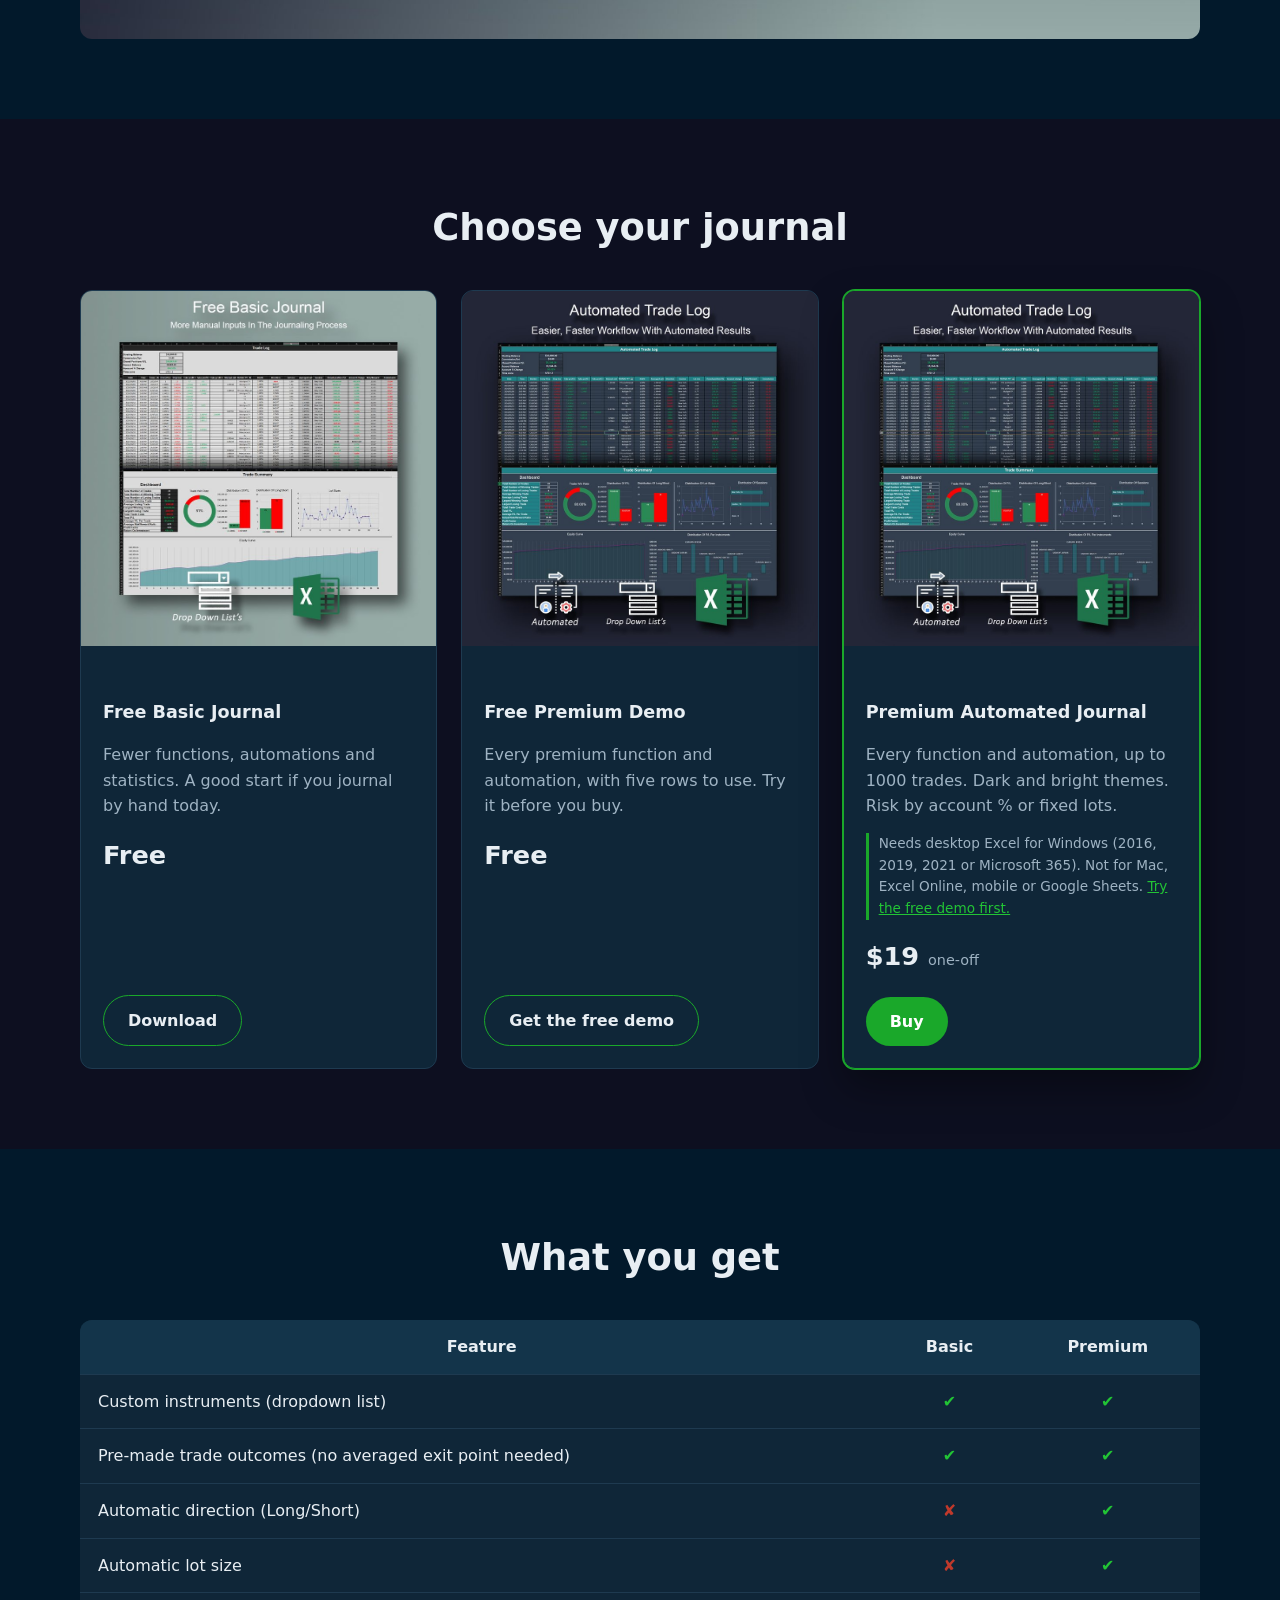
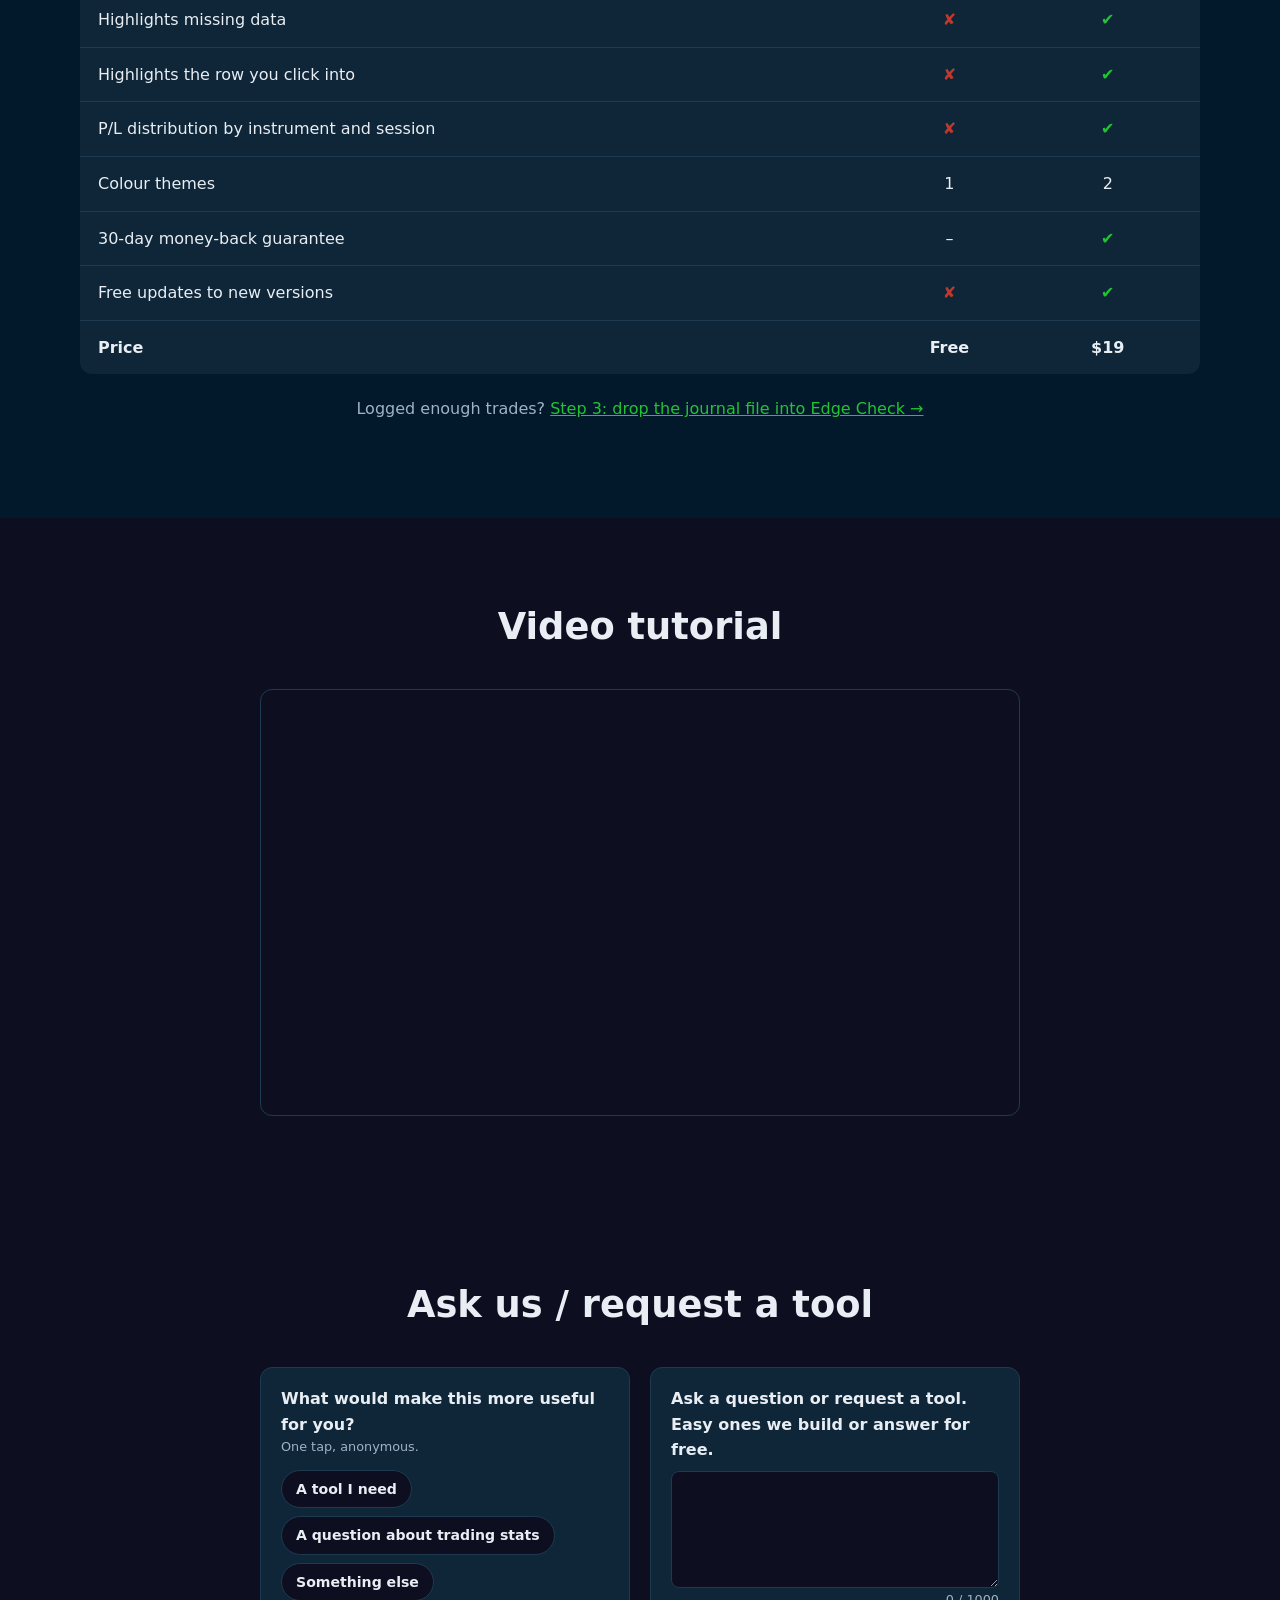
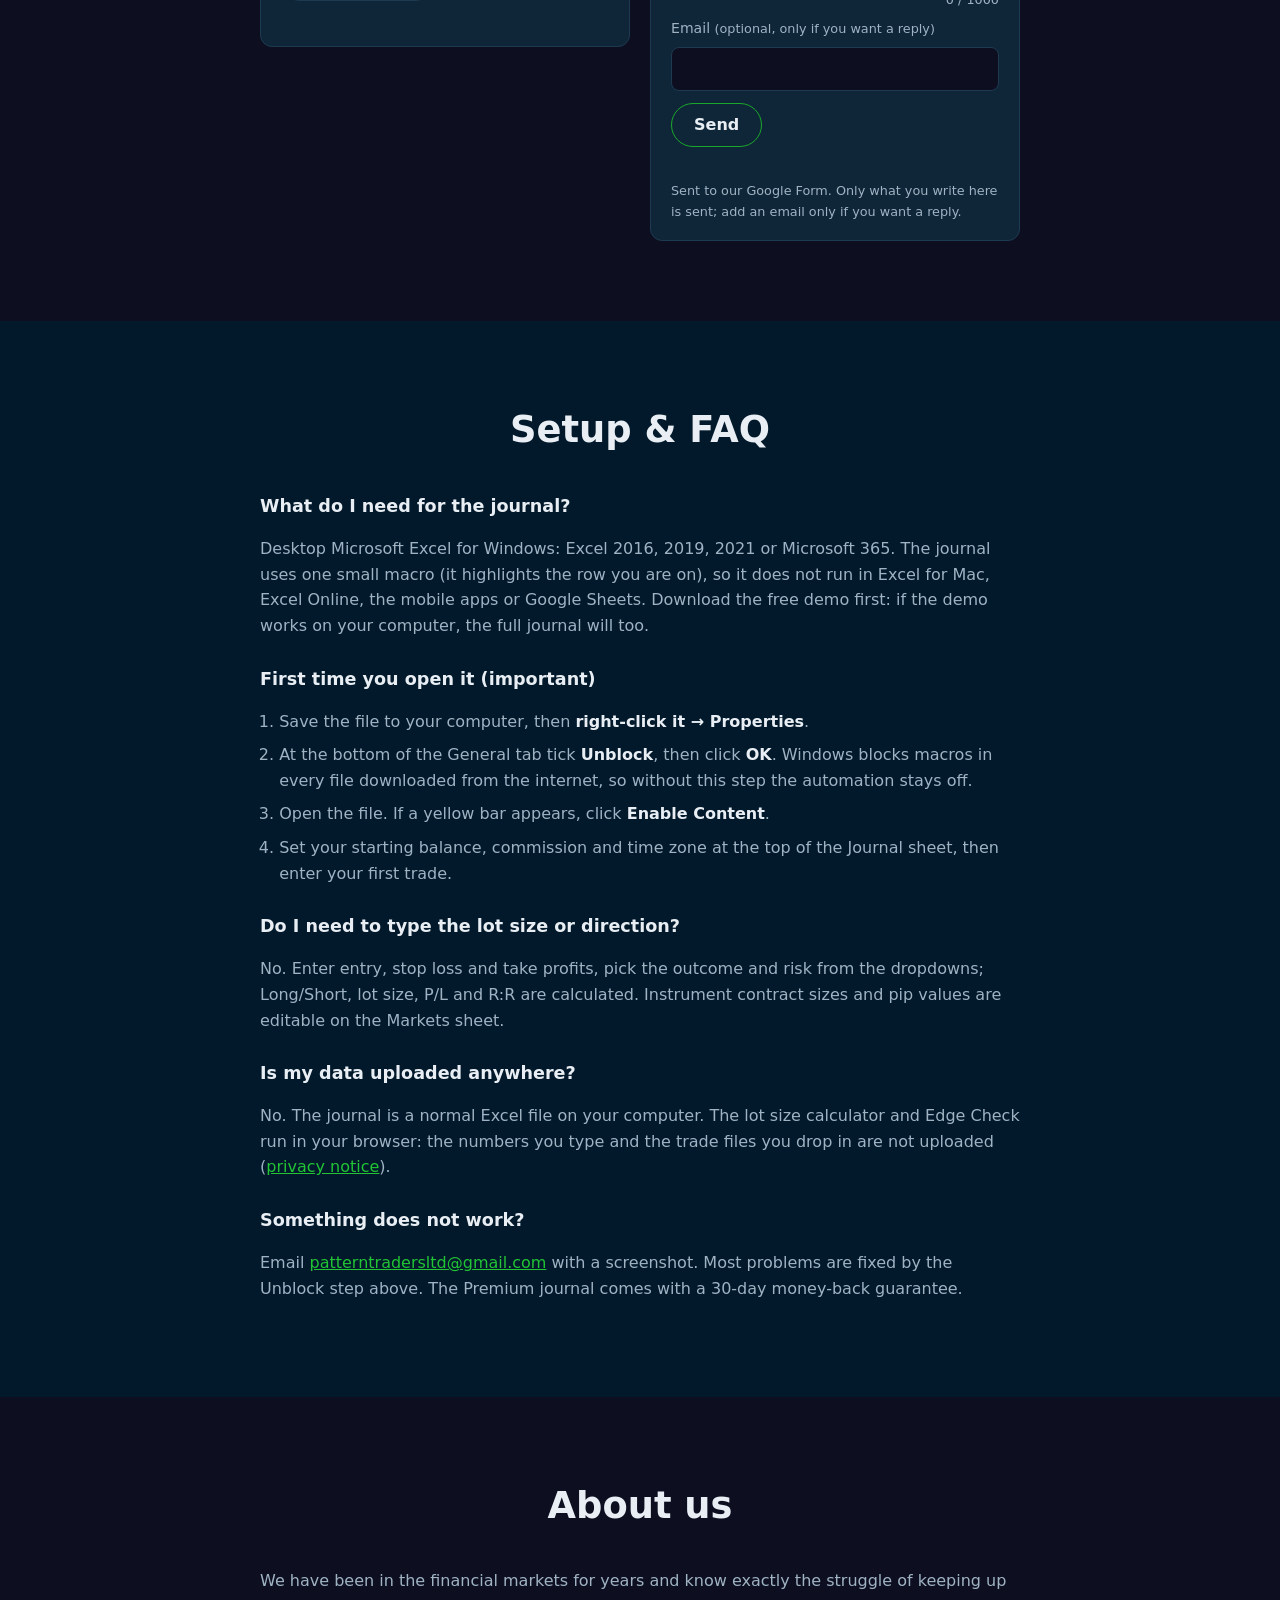
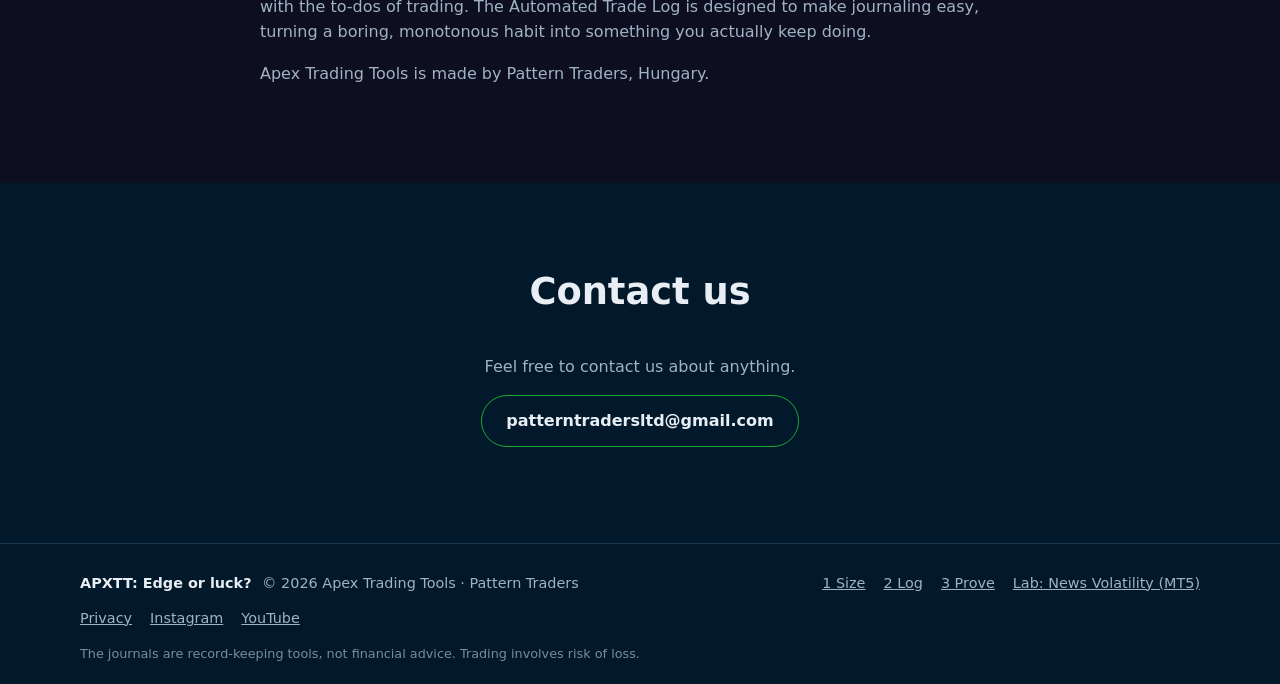
<file: edge-or-luck.html>
<!doctype html>
<!-- B variant of the home page (A/B test, 2026-10-30): new brand line + 3 steps. Not indexed, not in sitemap.xml.
     All click events are prefixed b- so they can be compared with index.html. -->
<html lang="en">
<head>
<meta charset="utf-8">
<meta name="viewport" content="width=device-width, initial-scale=1">
<title>APXTT | Edge or luck? Either way, don't get blown up.</title>
<meta name="description" content="Honest tools for traders: size the trade, log it, prove the edge. A free lot size calculator, an automated Excel trading journal ($19 one-off, free demo) and the free Edge Check: is your edge real, or luck?">
<link rel="icon" href="data:image/svg+xml,%3Csvg xmlns='http://www.w3.org/2000/svg' viewBox='0 0 32 32'%3E%3Crect width='32' height='32' rx='6' fill='%2302192b'/%3E%3Cg fill='%231aa82a'%3E%3Crect x='5' y='10' width='4' height='9'/%3E%3Crect x='11' y='14' width='4' height='6'/%3E%3Crect x='17' y='9' width='4' height='9'/%3E%3Crect x='23' y='5' width='4' height='12'/%3E%3C/g%3E%3C/svg%3E">
<meta name="robots" content="noindex">
<meta property="og:type" content="website">
<meta property="og:site_name" content="Apex Trading Tools">
<meta property="og:title" content="APXTT: Edge or luck? Either way, don't get blown up.">
<meta property="og:description" content="Honest tools for traders: size the trade, log it, prove the edge. Free lot size calculator, Excel trading journal, free Edge Check.">
<meta property="og:url" content="https://smatyi111.github.io/apextradingtools/edge-or-luck.html">
<meta property="og:image" content="https://smatyi111.github.io/apextradingtools/assets/og-card.jpg">
<meta property="og:image:width" content="1200">
<meta property="og:image:height" content="630">
<meta name="twitter:card" content="summary_large_image">
<link rel="stylesheet" href="styles.css?v=20261029a">
<link rel="stylesheet" href="b.css?v=20261101a">
</head>
<body>

<header class="nav">
  <div class="wrap nav-inner">
    <a class="brand" href="#top" aria-label="APXTT home">
      <svg class="brand-mark" viewBox="0 0 64 40" aria-hidden="true">
        <g fill="currentColor">
          <rect x="4" y="8" width="7" height="14" rx="1.5"/><rect x="7" y="4" width="1.2" height="22"/>
          <rect x="16" y="15" width="7" height="8" rx="1.5"/><rect x="19" y="12" width="1.2" height="14"/>
          <rect x="28" y="19" width="7" height="13" rx="1.5"/><rect x="31" y="16" width="1.2" height="20"/>
          <rect x="40" y="11" width="7" height="13" rx="1.5"/><rect x="43" y="8" width="1.2" height="19"/>
          <rect x="52" y="3" width="7" height="22" rx="1.5"/><rect x="55" y="0" width="1.2" height="28"/>
        </g>
      </svg>
      <span class="brand-text">APXTT</span>
    </a>
    <nav aria-label="Main">
      <a href="lot-size-calculator.html" data-goatcounter-click="b-nav-lot-size"><span class="nav-n">1</span>Size</a>
      <a href="#log" data-goatcounter-click="b-nav-journal"><span class="nav-n">2</span>Log</a>
      <a href="edge-check.html" data-goatcounter-click="b-nav-edge-check"><span class="nav-n">3</span>Prove</a>
      <a href="#faq">FAQ</a>
    </nav>
  </div>
</header>

<main id="top">

<section class="hero home-hero">
  <div class="wrap hero-inner">
    <p class="eyebrow">Apex Trading Tools</p>
    <h1>Edge or luck?<br>Either way, don't get blown up.</h1>
    <p class="lead">Honest tools for traders: size the trade, log it, prove the edge.</p>

    <div class="step-cards">
      <article class="step" id="size">
        <p class="step-n"><span>1</span> Size</p>
        <h2 class="step-h">Lot size calculator</h2>
        <p>Position size in lots for forex, gold, indices and crypto, in any account currency, rounded down to your broker's
          lot step. The pip conventions are stated.</p>
        <p class="step-price">Free &middot; runs in your browser</p>
        <p class="step-btns"><a class="btn btn-green" href="lot-size-calculator.html" data-goatcounter-click="b-step-size">Size a trade</a></p>
      </article>

      <article class="step">
        <p class="step-n"><span>2</span> Log</p>
        <h2 class="step-h">Excel trading journal</h2>
        <p>Enter entry, stop loss and take profits, pick the outcome. Direction, lot size, P/L, R:R and the dashboard are
          calculated for you.</p>
        <p class="step-price">$19 one-off &middot; free demo</p>
        <p class="step-btns">
          <a class="btn btn-green only-desktop" href="https://stvert.gumroad.com/l/apxtt-free-demo" data-goatcounter-click="b-step-log-demo" rel="noopener">Get the free demo</a>
          <a class="btn btn-green only-phone" href="https://stvert.gumroad.com/l/apxtt-free-demo" data-goatcounter-click="b-step-log-demo-phone" rel="noopener">Email me the free demo</a>
          <a class="btn btn-ghost" href="https://stvert.gumroad.com/l/apxtt-premium-journal" data-goatcounter-click="b-step-log-journal" rel="noopener">Journal &middot; $19</a>
        </p>
        <p class="step-alt only-phone">On your phone? Enter your email on the next page: Gumroad sends you the download link,
          so you can open the journal on your computer later.</p>
        <p class="step-alt">Desktop Excel for Windows. Or <a href="downloads/APXTT-Basic-Journal.xlsx" download data-goatcounter-click="b-step-log-basic">download the free Basic journal</a> (.xlsx, fewer functions).
          <a href="#log">Details</a></p>
      </article>

      <article class="step">
        <p class="step-n"><span>3</span> Prove</p>
        <h2 class="step-h">Edge Check</h2>
        <p><strong>Is your edge real, or luck?</strong> Your results against the same trades with random direction and your
          real costs. Drop in your trade log; it never leaves your browser.</p>
        <p class="step-price">Free &middot; runs in your browser</p>
        <p class="step-btns"><a class="btn btn-green" href="edge-check.html" data-goatcounter-click="b-step-prove">Check my edge</a></p>
      </article>
    </div>

    <p class="fine">Your trades stay on your own computer &middot; The journal is one payment, no subscription &middot; Forex, crypto, indices, metals, stocks</p>
  </div>
</section>

<section id="log" class="section section-alt">
  <div class="wrap">
    <p class="eyebrow center">Step 2 &middot; Log</p>
    <h2>The Excel trading journal</h2>
    <p class="log-lead">Enter the date, market, entry, stop loss and take profits. Pick the outcome from a dropdown.
      Direction, lot size, P/L, risk/reward and your whole dashboard are calculated for you.</p>
    <img class="log-img" src="assets/hero-1800.jpg" alt="The automated trading journal in dark, bright and grey themes: trade log on top, dashboard with charts below" loading="lazy" width="1800" height="656">
  </div>
</section>

<section id="products" class="section">
  <div class="wrap">
    <h2>Choose your journal</h2>
    <div class="cards">

      <article class="card" id="free">
        <img src="assets/basic-900.jpg" alt="Free Basic Journal: trade log and summary dashboard" loading="lazy" width="900" height="819">
        <div class="card-body">
          <h3>Free Basic Journal</h3>
          <p>Fewer functions, automations and statistics. A good start if you journal by hand today.</p>
          <p class="price">Free</p>
          <a class="btn btn-ghost" href="downloads/APXTT-Basic-Journal.xlsx" download data-goatcounter-click="b-download-basic-journal">Download</a>
        </div>
      </article>

      <article class="card">
        <img src="assets/premium-900.jpg" alt="Free premium demo: the full premium journal limited to five rows" loading="lazy" width="900" height="900">
        <div class="card-body">
          <h3>Free Premium Demo</h3>
          <p>Every premium function and automation, with five rows to use. Try it before you buy.</p>
          <p class="price">Free</p>
          <a class="btn btn-ghost" href="https://stvert.gumroad.com/l/apxtt-free-demo" data-goatcounter-click="b-gumroad-demo" rel="noopener">Get the free demo</a>
        </div>
      </article>

      <article class="card card-featured">
        <img src="assets/premium-900.jpg" alt="Premium Automated Journal with dashboard, equity curve and distribution charts" loading="lazy" width="900" height="900">
        <div class="card-body">
          <h3>Premium Automated Journal</h3>
          <p>Every function and automation, up to 1000 trades. Dark and bright themes. Risk by account % or fixed lots.</p>
          <p class="req">Needs desktop Excel for Windows (2016, 2019, 2021 or Microsoft 365). Not for Mac, Excel Online, mobile or Google Sheets. <a href="#setup">Try the free demo first.</a></p>
          <p class="price">$19 <span>one-off</span></p>
          <a class="btn btn-green" href="https://stvert.gumroad.com/l/apxtt-premium-journal" data-goatcounter-click="b-gumroad-journal" id="buy" rel="noopener">Buy</a>
        </div>
      </article>

    </div>
  </div>
</section>

<section id="compare" class="section section-alt">
  <div class="wrap">
    <h2>What you get</h2>
    <div class="table-wrap">
      <table class="compare">
        <thead>
          <tr><th scope="col">Feature</th><th scope="col">Basic</th><th scope="col">Premium</th></tr>
        </thead>
        <tbody>
          <tr><th scope="row">Custom instruments (dropdown list)</th><td class="yes">✔</td><td class="yes">✔</td></tr>
          <tr><th scope="row">Pre-made trade outcomes (no averaged exit point needed)</th><td class="yes">✔</td><td class="yes">✔</td></tr>
          <tr><th scope="row">Automatic direction (Long/Short)</th><td class="no">✘</td><td class="yes">✔</td></tr>
          <tr><th scope="row">Automatic lot size</th><td class="no">✘</td><td class="yes">✔</td></tr>
          <tr><th scope="row">Highlights missing data</th><td class="no">✘</td><td class="yes">✔</td></tr>
          <tr><th scope="row">Highlights the row you click into</th><td class="no">✘</td><td class="yes">✔</td></tr>
          <tr><th scope="row">P/L distribution by instrument and session</th><td class="no">✘</td><td class="yes">✔</td></tr>
          <tr><th scope="row">Colour themes</th><td>1</td><td>2</td></tr>
          <tr><th scope="row">30-day money-back guarantee</th><td>&ndash;</td><td class="yes">✔</td></tr>
          <tr><th scope="row">Free updates to new versions</th><td class="no">✘</td><td class="yes">✔</td></tr>
          <tr class="price-row"><th scope="row">Price</th><td>Free</td><td>$19</td></tr>
        </tbody>
      </table>
    </div>
    <p class="log-next">Logged enough trades? <a href="edge-check.html" data-goatcounter-click="b-log-to-prove">Step 3: drop the journal file into Edge Check &rarr;</a></p>
  </div>
</section>

<section id="tutorial" class="section">
  <div class="wrap narrow">
    <h2>Video tutorial</h2>
    <div class="video">
      <iframe src="https://www.youtube-nocookie.com/embed/4eOwYMfn9Sc" title="Automated trading journal - Tutorial" loading="lazy"
        allow="accelerometer; clipboard-write; encrypted-media; gyroscope; picture-in-picture" allowfullscreen></iframe>
    </div>
  </div>
</section>

<section id="ask" class="section fb" data-fb-page="index-b" hidden></section>

<section id="faq" class="section section-alt">
  <div class="wrap narrow">
    <h2>Setup &amp; FAQ</h2>
    <h3 id="setup">What do I need for the journal?</h3>
    <p>Desktop Microsoft Excel for Windows: Excel 2016, 2019, 2021 or Microsoft 365. The journal uses one small macro
      (it highlights the row you are on), so it does not run in Excel for Mac, Excel Online, the mobile apps or Google Sheets.
      Download the free demo first: if the demo works on your computer, the full journal will too.</p>
    <h3>First time you open it (important)</h3>
    <ol class="steps">
      <li>Save the file to your computer, then <strong>right-click it &rarr; Properties</strong>.</li>
      <li>At the bottom of the General tab tick <strong>Unblock</strong>, then click <strong>OK</strong>.
        Windows blocks macros in every file downloaded from the internet, so without this step the automation stays off.</li>
      <li>Open the file. If a yellow bar appears, click <strong>Enable Content</strong>.</li>
      <li>Set your starting balance, commission and time zone at the top of the Journal sheet, then enter your first trade.</li>
    </ol>
    <h3>Do I need to type the lot size or direction?</h3>
    <p>No. Enter entry, stop loss and take profits, pick the outcome and risk from the dropdowns; Long/Short, lot size, P/L and R:R are calculated.
      Instrument contract sizes and pip values are editable on the Markets sheet.</p>
    <h3>Is my data uploaded anywhere?</h3>
    <p>No. The journal is a normal Excel file on your computer. The lot size calculator and Edge Check run in your browser:
      the numbers you type and the trade files you drop in are not uploaded (<a href="privacy.html">privacy notice</a>).</p>
    <h3>Something does not work?</h3>
    <p>Email <a href="mailto:patterntradersltd@gmail.com" data-goatcounter-click="b-mail-support">patterntradersltd@gmail.com</a> with a screenshot. Most problems are fixed by the Unblock step above.
      The Premium journal comes with a 30-day money-back guarantee.</p>
  </div>
</section>

<section id="about" class="section">
  <div class="wrap narrow">
    <h2>About us</h2>
    <p>We have been in the financial markets for years and know exactly the struggle of keeping up with the to-dos of trading.
      The Automated Trade Log is designed to make journaling easy, turning a boring, monotonous habit into something you actually keep doing.</p>
    <p>Apex Trading Tools is made by Pattern Traders, Hungary.</p>
  </div>
</section>

<section id="contact" class="section section-alt">
  <div class="wrap narrow">
    <h2>Contact us</h2>
    <p>Feel free to contact us about anything.</p>
    <p><a class="btn btn-ghost" href="mailto:patterntradersltd@gmail.com" data-goatcounter-click="b-mail-contact">patterntradersltd@gmail.com</a></p>
  </div>
</section>

</main>

<footer class="footer">
  <div class="wrap footer-inner">
    <span><strong class="footer-brand">APXTT: Edge or luck?</strong> &copy; <span id="year">2026</span> Apex Trading Tools &middot; Pattern Traders</span>
    <nav class="footer-nav" aria-label="Footer">
      <a href="lot-size-calculator.html" data-goatcounter-click="b-foot-size">1 Size</a>
      <a href="#log" data-goatcounter-click="b-foot-log">2 Log</a>
      <a href="edge-check.html" data-goatcounter-click="b-foot-prove">3 Prove</a>
      <a href="news-volatility.html" data-goatcounter-click="b-foot-lab">Lab: News Volatility (MT5)</a>
    </nav>
    <span class="social">
      <a href="privacy.html">Privacy</a>
      <a href="https://www.instagram.com/apextradingtools/" rel="noopener" data-goatcounter-click="b-out-instagram">Instagram</a>
      <a href="https://www.youtube.com/@apxtttools" rel="noopener" data-goatcounter-click="b-out-youtube">YouTube</a>
    </span>
  </div>
  <p class="wrap disclaimer">The journals are record-keeping tools, not financial advice. Trading involves risk of loss.</p>
</footer>

<script>document.getElementById('year').textContent = new Date().getFullYear();</script>
<script src="js/feedback.js?v=20261029a"></script>
<!-- Anonymous visit counts without cookies (GoatCounter, see privacy.html). The endpoint is set here only; change it if the account code differs. -->
<script data-goatcounter="https://apxtt.goatcounter.com/count" async src="//gc.zgo.at/count.js"></script>
</body>
</html>
</file>
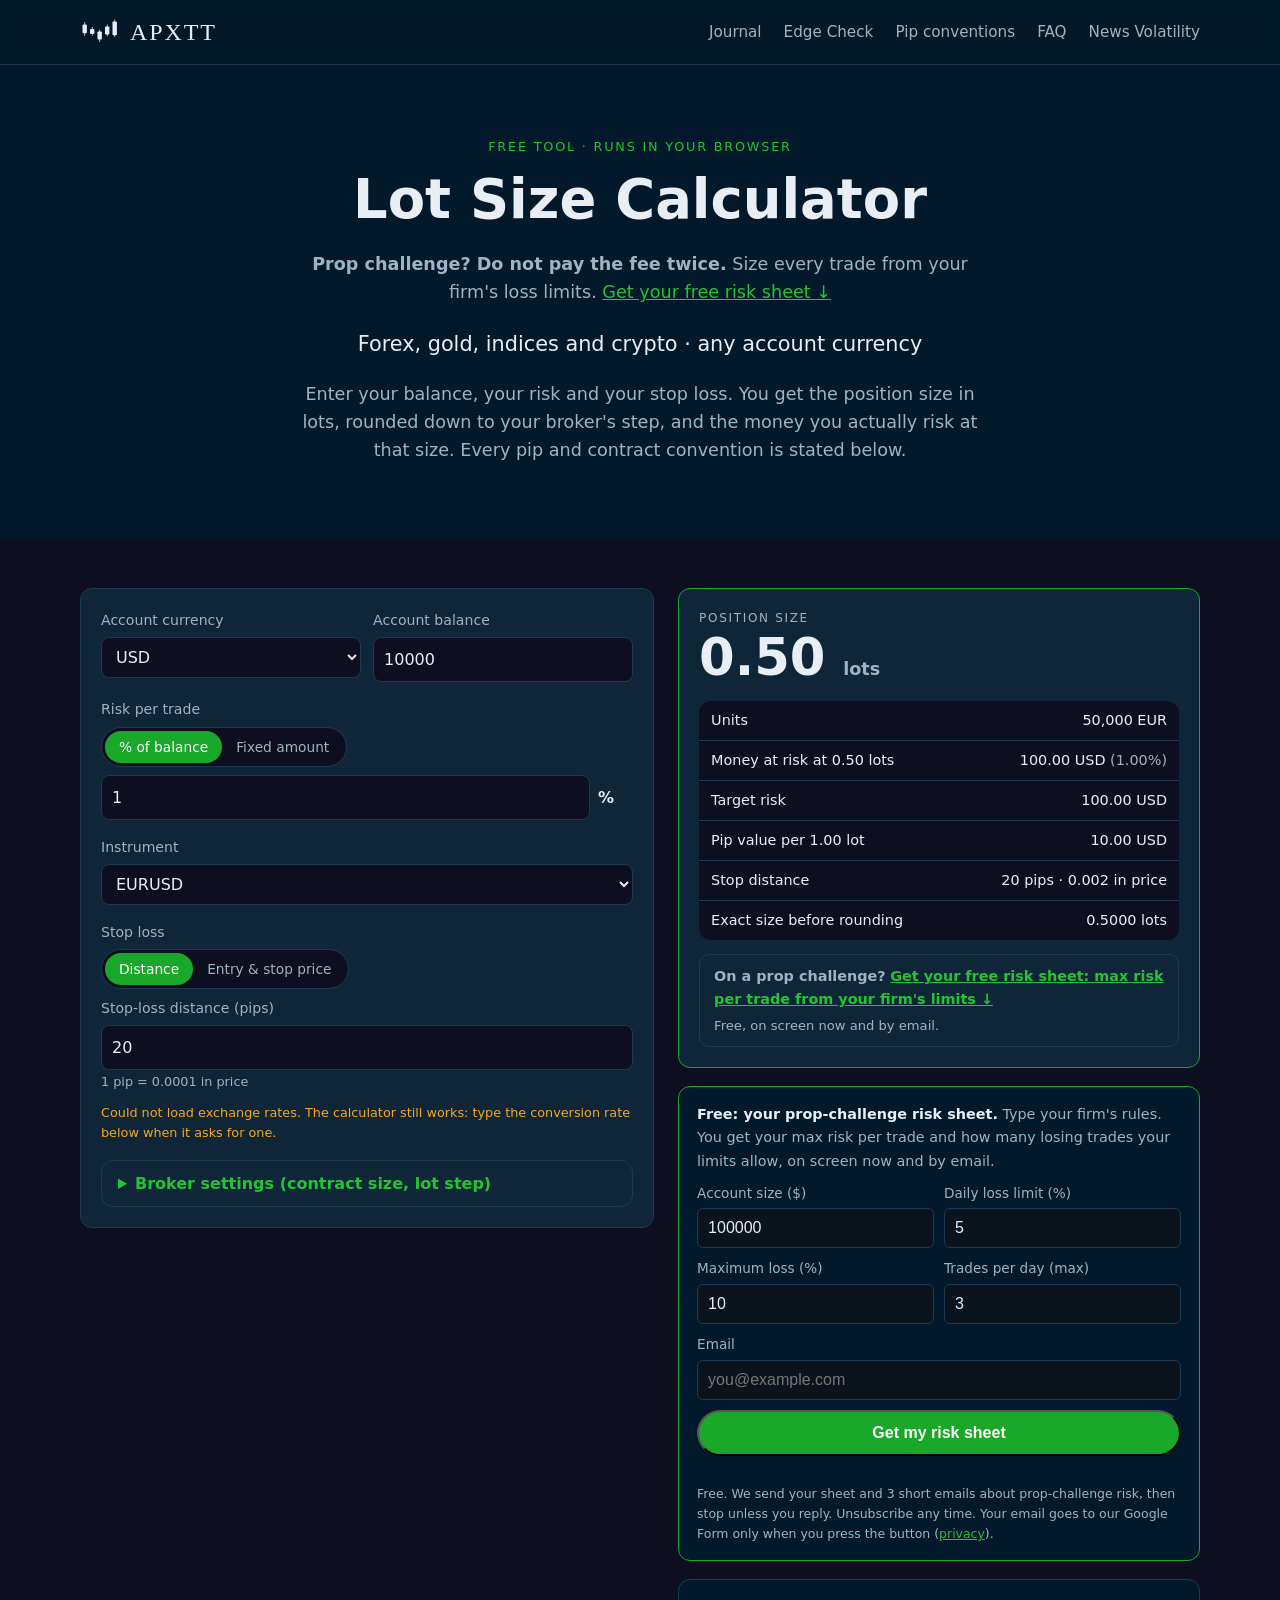
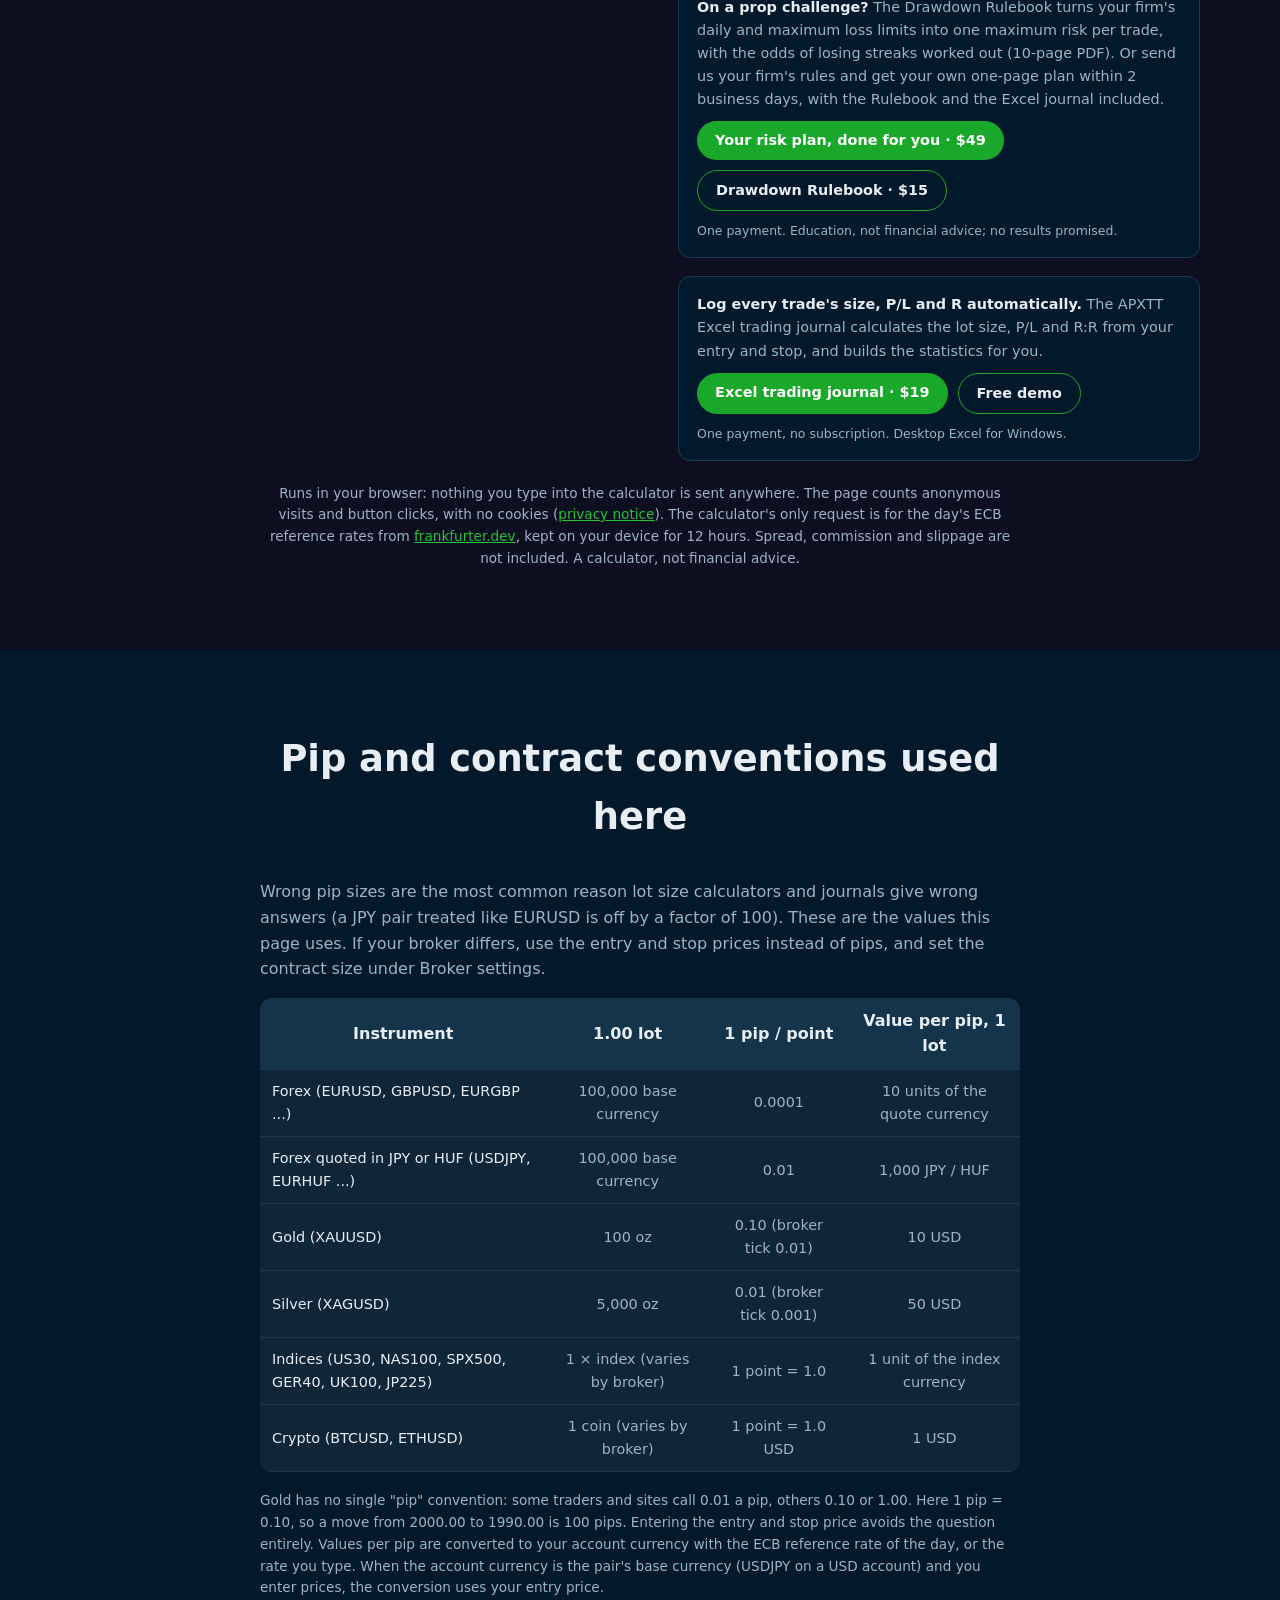
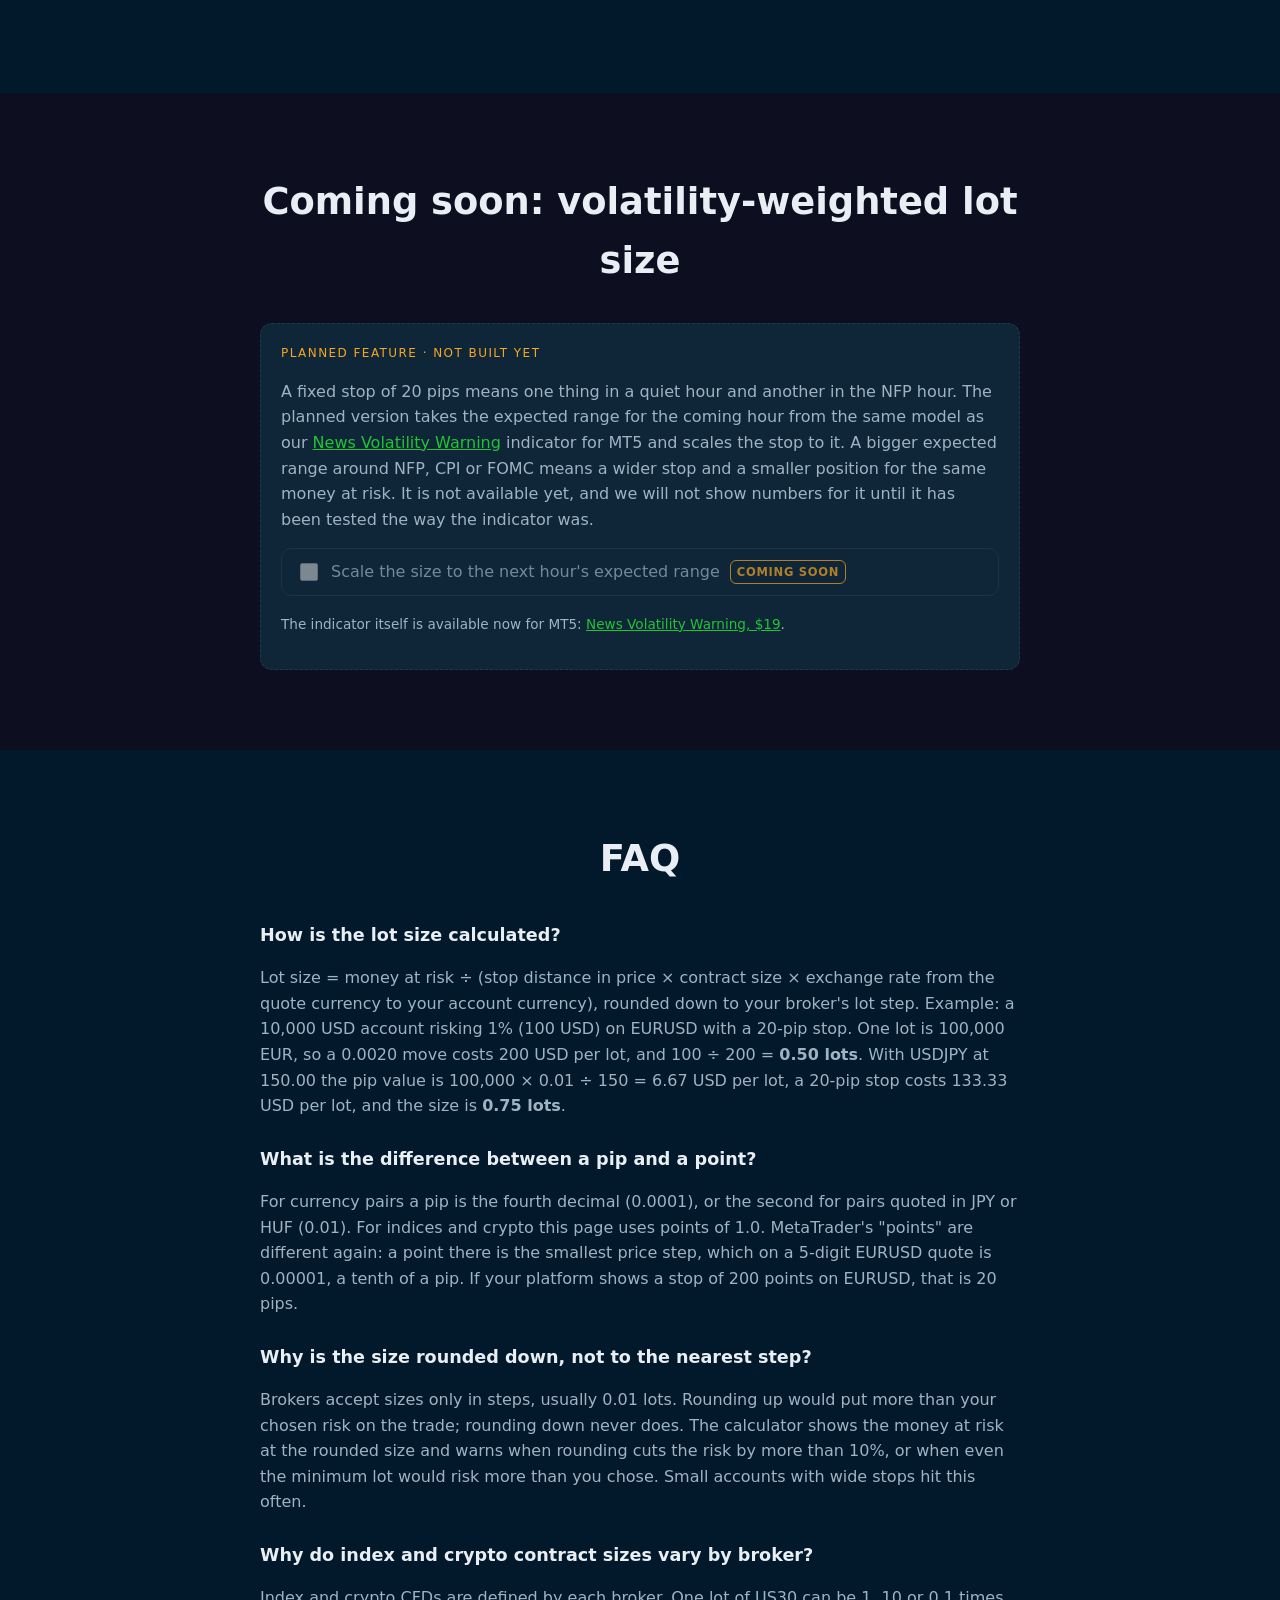
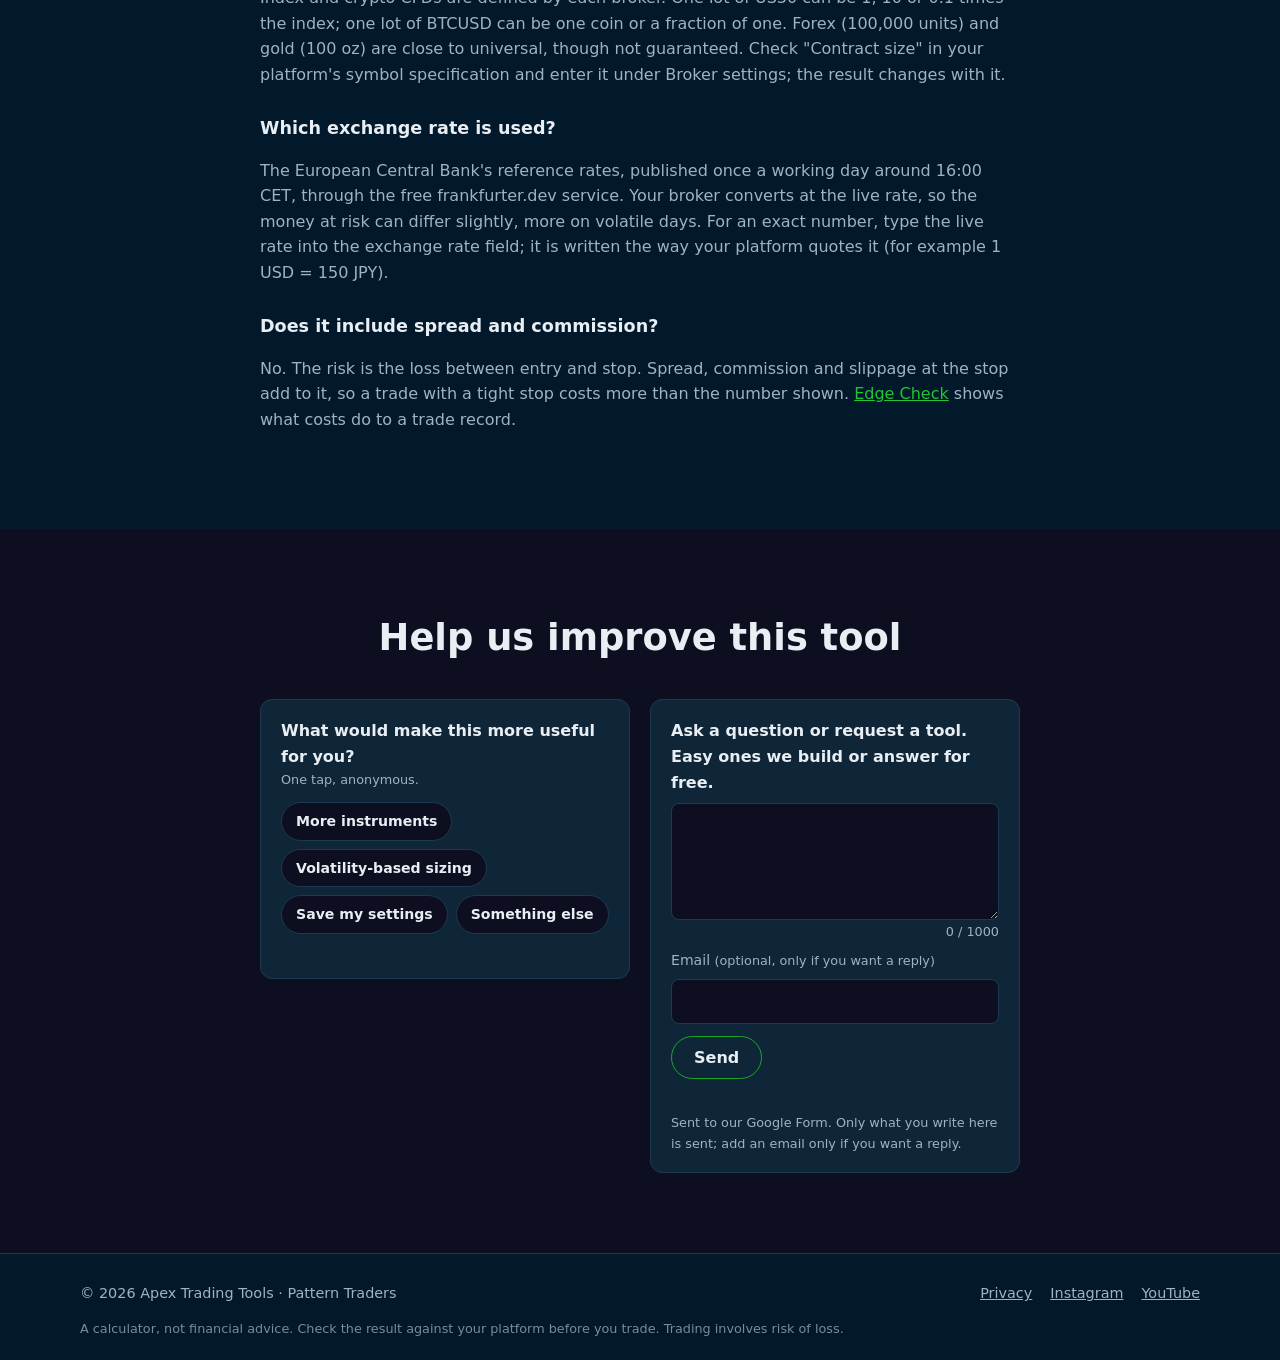
<file: lot-size-calculator.html>
<!doctype html>
<html lang="en">
<head>
<meta charset="utf-8">
<meta name="viewport" content="width=device-width, initial-scale=1">
<title>Lot Size Calculator (Forex, Gold, Indices) - free position size calculator | APXTT</title>
<meta name="description" content="Free lot size and position size calculator for forex, gold, silver, indices and crypto. Any account currency, ECB exchange rates, stop in pips or prices, rounded down to your broker's lot step. Runs in your browser.">
<link rel="icon" href="data:image/svg+xml,%3Csvg xmlns='http://www.w3.org/2000/svg' viewBox='0 0 32 32'%3E%3Crect width='32' height='32' rx='6' fill='%2302192b'/%3E%3Cg fill='%231aa82a'%3E%3Crect x='5' y='10' width='4' height='9'/%3E%3Crect x='11' y='14' width='4' height='6'/%3E%3Crect x='17' y='9' width='4' height='9'/%3E%3Crect x='23' y='5' width='4' height='12'/%3E%3C/g%3E%3C/svg%3E">
<link rel="canonical" href="https://smatyi111.github.io/apextradingtools/lot-size-calculator.html">
<meta property="og:type" content="website">
<meta property="og:site_name" content="Apex Trading Tools">
<meta property="og:title" content="Lot Size Calculator (Forex, Gold, Indices)">
<meta property="og:description" content="Free position size calculator: risk %, stop loss, any account currency. Pip conventions stated, rounded down to your broker's lot step. Runs in your browser.">
<meta property="og:url" content="https://smatyi111.github.io/apextradingtools/lot-size-calculator.html">
<meta name="twitter:card" content="summary">
<link rel="stylesheet" href="styles.css?v=20261112b">
<script type="application/ld+json">
{
  "@context": "https://schema.org",
  "@type": "FAQPage",
  "mainEntity": [
    {"@type": "Question", "name": "How is the lot size calculated?",
     "acceptedAnswer": {"@type": "Answer", "text": "Lot size = money at risk / (stop distance in price x contract size x exchange rate from the quote currency to your account currency), rounded down to your broker's lot step. Example: a 10,000 USD account risking 1% (100 USD) on EURUSD with a 20-pip stop: one standard lot is 100,000 EUR, so 20 pips (0.0020) cost 200 USD per lot, and 100 / 200 = 0.50 lots."}},
    {"@type": "Question", "name": "What is the difference between a pip and a point?",
     "acceptedAnswer": {"@type": "Answer", "text": "On this page a pip is 0.0001 for most currency pairs and 0.01 for pairs quoted in JPY or HUF; for gold a pip is 0.10 and for silver 0.01. A point is 1.0 of the price for indices and crypto. MetaTrader calls the smallest price step a point, which for a 5-digit forex quote is a tenth of a pip, so check which one your platform shows."}},
    {"@type": "Question", "name": "Why is the lot size rounded down?",
     "acceptedAnswer": {"@type": "Answer", "text": "Brokers only accept sizes in steps, usually 0.01 lots. Rounding up would risk more than you chose; rounding down never does. The calculator shows the money at risk at the rounded size and warns when rounding cuts the risk by more than 10% or when the size is below the minimum lot."}},
    {"@type": "Question", "name": "Why do contract sizes for indices and crypto differ between brokers?",
     "acceptedAnswer": {"@type": "Answer", "text": "Index and crypto CFDs are defined by each broker. One lot of US30 can be 1, 10 or 0.1 times the index, and one lot of BTCUSD can be 1 coin or a fraction of one. Check the contract size in your platform's symbol specification and enter it in the calculator's contract size field."}}
  ]
}
</script>
</head>
<body>

<header class="nav">
  <div class="wrap nav-inner">
    <a class="brand" href="index.html" aria-label="APXTT home">
      <svg class="brand-mark" viewBox="0 0 64 40" aria-hidden="true">
        <g fill="currentColor">
          <rect x="4" y="8" width="7" height="14" rx="1.5"/><rect x="7" y="4" width="1.2" height="22"/>
          <rect x="16" y="15" width="7" height="8" rx="1.5"/><rect x="19" y="12" width="1.2" height="14"/>
          <rect x="28" y="19" width="7" height="13" rx="1.5"/><rect x="31" y="16" width="1.2" height="20"/>
          <rect x="40" y="11" width="7" height="13" rx="1.5"/><rect x="43" y="8" width="1.2" height="19"/>
          <rect x="52" y="3" width="7" height="22" rx="1.5"/><rect x="55" y="0" width="1.2" height="28"/>
        </g>
      </svg>
      <span class="brand-text">APXTT</span>
    </a>
    <nav>
      <a href="index.html" data-goatcounter-click="nav-journal">Journal</a>
      <a href="edge-check.html" data-goatcounter-click="nav-edge-check">Edge Check</a>
      <a href="#conventions">Pip conventions</a>
      <a href="#faq">FAQ</a>
      <a href="news-volatility.html" data-goatcounter-click="nav-news-volatility">News Volatility</a>
    </nav>
  </div>
</header>

<main>
<section class="hero ls-hero">
  <div class="wrap hero-inner">
    <p class="eyebrow">Free tool &middot; runs in your browser</p>
    <h1>Lot Size Calculator</h1>
    <p class="lead"><strong>Prop challenge? Do not pay the fee twice.</strong> Size every trade from your firm's loss limits. <a href="#sheet">Get your free risk sheet &darr;</a></p>
    <p class="ls-h1-sub">Forex, gold, indices and crypto &middot; any account currency</p>
    <p class="lead">Enter your balance, your risk and your stop loss. You get the position size in lots, rounded down to your
      broker's step, and the money you actually risk at that size. Every pip and contract convention is stated below.</p>
  </div>
</section>

<section id="calc" class="section ls-section">
  <div class="wrap">
    <form id="ls-form" class="ls-layout" autocomplete="off" novalidate>
      <div class="ls-card ls-inputs">
        <div class="ls-row2">
          <label>Account currency
            <select id="ls-ccy"></select></label>
          <label>Account balance
            <input id="ls-balance" type="number" inputmode="decimal" min="0" step="any" value="10000"></label>
        </div>

        <fieldset class="ls-field">
          <legend>Risk per trade</legend>
          <div class="ls-seg" role="radiogroup" aria-label="Risk as">
            <label><input type="radio" name="ls-riskmode" id="ls-risk-pct" value="pct" checked><span>% of balance</span></label>
            <label><input type="radio" name="ls-riskmode" id="ls-risk-amt" value="amount"><span>Fixed amount</span></label>
          </div>
          <div class="ls-suffix"><input id="ls-risk" type="number" inputmode="decimal" min="0" step="any" value="1" aria-label="Risk per trade"><span id="ls-riskunit">%</span></div>
        </fieldset>

        <label class="ls-block">Instrument
          <select id="ls-instr"></select></label>

        <fieldset class="ls-field">
          <legend>Stop loss</legend>
          <div class="ls-seg" role="radiogroup" aria-label="Stop loss as">
            <label><input type="radio" name="ls-stopmode" id="ls-stop-pips" value="pips" checked><span>Distance</span></label>
            <label><input type="radio" name="ls-stopmode" id="ls-stop-price" value="price"><span>Entry &amp; stop price</span></label>
          </div>
          <div id="ls-pips-row">
            <label class="ls-block"><span id="ls-pips-label">Stop-loss distance (pips)</span>
              <input id="ls-pips" type="number" inputmode="decimal" min="0" step="any" value="20"></label>
            <p class="ls-hint" id="ls-pip-def">1 pip = 0.0001 in price</p>
          </div>
          <div id="ls-price-row" class="ls-row2" hidden>
            <label>Entry price
              <input id="ls-entry" type="number" inputmode="decimal" min="0" step="any" placeholder="e.g. 1.08500"></label>
            <label>Stop-loss price
              <input id="ls-stop" type="number" inputmode="decimal" min="0" step="any" placeholder="e.g. 1.08300"></label>
          </div>
        </fieldset>

        <div id="ls-rate-row" class="ls-field ls-rate" hidden>
          <label for="ls-rate" class="ls-rate-title">Exchange rate</label>
          <div class="ls-rate-line"><span id="ls-rate-pre">1 USD =</span>
            <input id="ls-rate" type="number" inputmode="decimal" min="0" step="any"><span id="ls-rate-post">EUR</span></div>
          <p class="ls-hint" id="ls-rate-src"></p>
        </div>
        <p id="ls-fx-status" class="fine ls-fx" role="status">Loading ECB exchange rates...</p>

        <details class="tech ls-adv">
          <summary>Broker settings (contract size, lot step)</summary>
          <label class="ls-block">Contract size (units per 1.00 lot)
            <input id="ls-contract" type="number" inputmode="decimal" min="0" step="any"></label>
          <p class="ls-hint" id="ls-contract-def"></p>
          <div class="ls-row2">
            <label>Lot step
              <input id="ls-step" type="number" inputmode="decimal" min="0" step="any" value="0.01"></label>
            <label>Minimum lot
              <input id="ls-minlot" type="number" inputmode="decimal" min="0" step="any" value="0.01"></label>
          </div>
          <p class="ls-hint">In MetaTrader: right-click the symbol in Market Watch &rarr; Specification: "Contract size", "Minimal volume", "Volume step".</p>
        </details>
      </div>

      <div class="ls-side">
        <div class="ls-card ls-result" aria-live="polite">
          <div id="ls-out" data-lots=""></div>
        </div>
        <!-- $5 phone risk-plan fake door removed 2026-11-11 (owner: "Stop the $5 test now"; 41 uses, 0 taps). risk-plan.html kept for old links. -->
        <aside class="ls-cta rs" id="sheet">
          <p><strong>Free: your prop-challenge risk sheet.</strong> Type your firm's rules. You get your max risk per trade and how many
            losing trades your limits allow, on screen now and by email.</p>
          <div id="rs-form" class="rs-form" role="group" aria-label="Free risk sheet">
            <label>Account size ($)<input id="rs-bal" type="number" inputmode="decimal" min="0" step="any" value="100000"></label>
            <label>Daily loss limit (%)<input id="rs-daily" type="number" inputmode="decimal" min="0" step="any" value="5"></label>
            <label>Maximum loss (%)<input id="rs-max" type="number" inputmode="decimal" min="0" step="any" value="10"></label>
            <label>Trades per day (max)<input id="rs-n" type="number" inputmode="numeric" min="1" step="1" value="3"></label>
            <label class="rs-wide">Email<input id="rs-email" type="email" autocomplete="email" placeholder="you@example.com" required></label>
            <button id="rs-go" class="btn btn-green rs-wide" type="button" data-goatcounter-click="sheet-submit">Get my risk sheet</button>
          </div>
          <p id="rs-msg" class="rs-msg" role="status"></p>
          <div id="rs-out" class="rs-out" hidden></div>
          <p class="ls-cta-fine">Free. We send your sheet and 3 short emails about prop-challenge risk, then stop unless you reply.
            Unsubscribe any time. Your email goes to our Google Form only when you press the button (<a href="privacy.html">privacy</a>).</p>
        </aside>
        <aside class="ls-cta" id="prop">
          <p><strong>On a prop challenge?</strong> The Drawdown Rulebook turns your firm's daily and maximum loss limits into one
            maximum risk per trade, with the odds of losing streaks worked out (10-page PDF). Or send us your firm's rules and get your
            own one-page plan within 2 business days, with the Rulebook and the Excel journal included.</p>
          <p class="ls-cta-links"><a class="btn btn-green" href="https://stvert.gumroad.com/l/prop-risk-kit" data-goatcounter-click="riskkit-tap" rel="noopener">Your risk plan, done for you &middot; $49</a>
            <a class="btn btn-ghost" href="https://stvert.gumroad.com/l/drawdown-rulebook" data-goatcounter-click="rulebook-tap" rel="noopener">Drawdown Rulebook &middot; $15</a></p>
          <p class="ls-cta-fine">One payment. Education, not financial advice; no results promised.</p>
        </aside>
        <aside class="ls-cta">
          <p><strong>Log every trade's size, P/L and R automatically.</strong> The APXTT Excel trading journal calculates the lot size,
            P/L and R:R from your entry and stop, and builds the statistics for you.</p>
          <p class="ls-cta-links"><a class="btn btn-green" href="https://stvert.gumroad.com/l/apxtt-premium-journal" data-goatcounter-click="gumroad-journal" rel="noopener">Excel trading journal &middot; $19</a>
            <a class="btn btn-ghost" href="https://stvert.gumroad.com/l/apxtt-free-demo" data-goatcounter-click="gumroad-demo" rel="noopener">Free demo</a></p>
          <p class="ls-cta-fine">One payment, no subscription. Desktop Excel for Windows.</p>
        </aside>
      </div>
    </form>
    <p class="fine ls-privacy">Runs in your browser: nothing you type into the calculator is sent anywhere. The page counts anonymous visits and button clicks, with no cookies
      (<a href="privacy.html">privacy notice</a>). The calculator's only request is for the day's ECB reference rates from <a href="https://frankfurter.dev" rel="noopener" data-goatcounter-click="out-frankfurter">frankfurter.dev</a>, kept on your device for 12 hours.
      Spread, commission and slippage are not included. A calculator, not financial advice.</p>
  </div>
</section>

<section id="conventions" class="section section-alt">
  <div class="wrap narrow">
    <h2>Pip and contract conventions used here</h2>
    <p>Wrong pip sizes are the most common reason lot size calculators and journals give wrong answers (a JPY pair treated
      like EURUSD is off by a factor of 100). These are the values this page uses. If your broker differs, use the entry and stop
      prices instead of pips, and set the contract size under Broker settings.</p>
    <div class="table-wrap">
      <table class="compare ls-conv">
        <thead><tr><th scope="col">Instrument</th><th scope="col">1.00 lot</th><th scope="col">1 pip / point</th><th scope="col">Value per pip, 1 lot</th></tr></thead>
        <tbody>
          <tr><th scope="row">Forex (EURUSD, GBPUSD, EURGBP ...)</th><td>100,000 base currency</td><td>0.0001</td><td>10 units of the quote currency</td></tr>
          <tr><th scope="row">Forex quoted in JPY or HUF (USDJPY, EURHUF ...)</th><td>100,000 base currency</td><td>0.01</td><td>1,000 JPY / HUF</td></tr>
          <tr><th scope="row">Gold (XAUUSD)</th><td>100 oz</td><td>0.10 (broker tick 0.01)</td><td>10 USD</td></tr>
          <tr><th scope="row">Silver (XAGUSD)</th><td>5,000 oz</td><td>0.01 (broker tick 0.001)</td><td>50 USD</td></tr>
          <tr><th scope="row">Indices (US30, NAS100, SPX500, GER40, UK100, JP225)</th><td>1 &times; index (varies by broker)</td><td>1 point = 1.0</td><td>1 unit of the index currency</td></tr>
          <tr><th scope="row">Crypto (BTCUSD, ETHUSD)</th><td>1 coin (varies by broker)</td><td>1 point = 1.0 USD</td><td>1 USD</td></tr>
        </tbody>
      </table>
    </div>
    <p class="fine">Gold has no single "pip" convention: some traders and sites call 0.01 a pip, others 0.10 or 1.00. Here 1 pip = 0.10, so a
      move from 2000.00 to 1990.00 is 100 pips. Entering the entry and stop price avoids the question entirely.
      Values per pip are converted to your account currency with the ECB reference rate of the day, or the rate you type.
      When the account currency is the pair's base currency (USDJPY on a USD account) and you enter prices, the conversion uses
      your entry price.</p>
  </div>
</section>

<section id="volatility" class="section">
  <div class="wrap narrow">
    <h2>Coming soon: volatility-weighted lot size</h2>
    <div class="ls-soon">
      <p class="ls-soon-tag">Planned feature &middot; not built yet</p>
      <p>A fixed stop of 20 pips means one thing in a quiet hour and another in the NFP hour. The planned version takes the expected
        range for the coming hour from the same model as our <a href="news-volatility.html">News Volatility Warning</a> indicator for MT5
        and scales the stop to it. A bigger expected range around NFP, CPI or FOMC means a wider stop and a smaller position for the same
        money at risk. It is not available yet, and we will not show numbers for it until it has been tested the way the indicator was.</p>
      <label class="ls-soon-toggle"><input type="checkbox" disabled aria-disabled="true"> <span>Scale the size to the next hour's expected range</span>
        <span class="ls-soon-badge">coming soon</span></label>
      <p class="fine">The indicator itself is available now for MT5:
        <a href="https://stvert.gumroad.com/l/apxtt-news-volatility" data-goatcounter-click="gumroad-newsvol" rel="noopener">News Volatility Warning, $19</a>.</p>
    </div>
  </div>
</section>

<section id="faq" class="section section-alt">
  <div class="wrap narrow">
    <h2>FAQ</h2>
    <h3>How is the lot size calculated?</h3>
    <p>Lot size = money at risk &divide; (stop distance in price &times; contract size &times; exchange rate from the quote currency
      to your account currency), rounded down to your broker's lot step. Example: a 10,000 USD account risking 1% (100 USD) on EURUSD
      with a 20-pip stop. One lot is 100,000 EUR, so a 0.0020 move costs 200 USD per lot, and 100 &divide; 200 = <strong>0.50 lots</strong>.
      With USDJPY at 150.00 the pip value is 100,000 &times; 0.01 &divide; 150 = 6.67 USD per lot, a 20-pip stop costs 133.33 USD per lot,
      and the size is <strong>0.75 lots</strong>.</p>
    <h3>What is the difference between a pip and a point?</h3>
    <p>For currency pairs a pip is the fourth decimal (0.0001), or the second for pairs quoted in JPY or HUF (0.01). For indices and
      crypto this page uses points of 1.0. MetaTrader's "points" are different again: a point there is the smallest price step, which
      on a 5-digit EURUSD quote is 0.00001, a tenth of a pip. If your platform shows a stop of 200 points on EURUSD, that is 20 pips.</p>
    <h3>Why is the size rounded down, not to the nearest step?</h3>
    <p>Brokers accept sizes only in steps, usually 0.01 lots. Rounding up would put more than your chosen risk on the trade; rounding
      down never does. The calculator shows the money at risk at the rounded size and warns when rounding cuts the risk by more than
      10%, or when even the minimum lot would risk more than you chose. Small accounts with wide stops hit this often.</p>
    <h3>Why do index and crypto contract sizes vary by broker?</h3>
    <p>Index and crypto CFDs are defined by each broker. One lot of US30 can be 1, 10 or 0.1 times the index; one lot of BTCUSD can be
      one coin or a fraction of one. Forex (100,000 units) and gold (100 oz) are close to universal, though not guaranteed. Check
      "Contract size" in your platform's symbol specification and enter it under Broker settings; the result changes with it.</p>
    <h3>Which exchange rate is used?</h3>
    <p>The European Central Bank's reference rates, published once a working day around 16:00 CET, through the free frankfurter.dev
      service. Your broker converts at the live rate, so the money at risk can differ slightly, more on volatile days. For an exact
      number, type the live rate into the exchange rate field; it is written the way your platform quotes it (for example 1 USD = 150 JPY).</p>
    <h3>Does it include spread and commission?</h3>
    <p>No. The risk is the loss between entry and stop. Spread, commission and slippage at the stop add to it, so a trade with a
      tight stop costs more than the number shown. <a href="edge-check.html">Edge Check</a> shows what costs do to a trade record.</p>
  </div>
</section>

<section id="feedback" class="section fb" data-fb-page="calculator" hidden></section>
</main>

<footer class="footer">
  <div class="wrap footer-inner">
    <span>&copy; 2026 Apex Trading Tools &middot; Pattern Traders</span>
    <span class="social">
      <a href="privacy.html">Privacy</a>
      <a href="https://www.instagram.com/apextradingtools/" rel="noopener" data-goatcounter-click="out-instagram">Instagram</a>
      <a href="https://www.youtube.com/@apxtttools" rel="noopener" data-goatcounter-click="out-youtube">YouTube</a>
    </span>
  </div>
  <p class="wrap disclaimer">A calculator, not financial advice. Check the result against your platform before you trade. Trading involves risk of loss.</p>
</footer>
<script src="js/lot-size.js?v=20261112a"></script>
<script src="js/risk-sheet.js?v=20261112b"></script>
<script src="js/feedback.js?v=20261029a"></script>
<!-- Anonymous visit counts without cookies (GoatCounter, see privacy.html). The endpoint is set here only; change it if the account code differs. -->
<script data-goatcounter="https://apxtt.goatcounter.com/count" async src="//gc.zgo.at/count.js"></script>
</body>
</html>
</file>
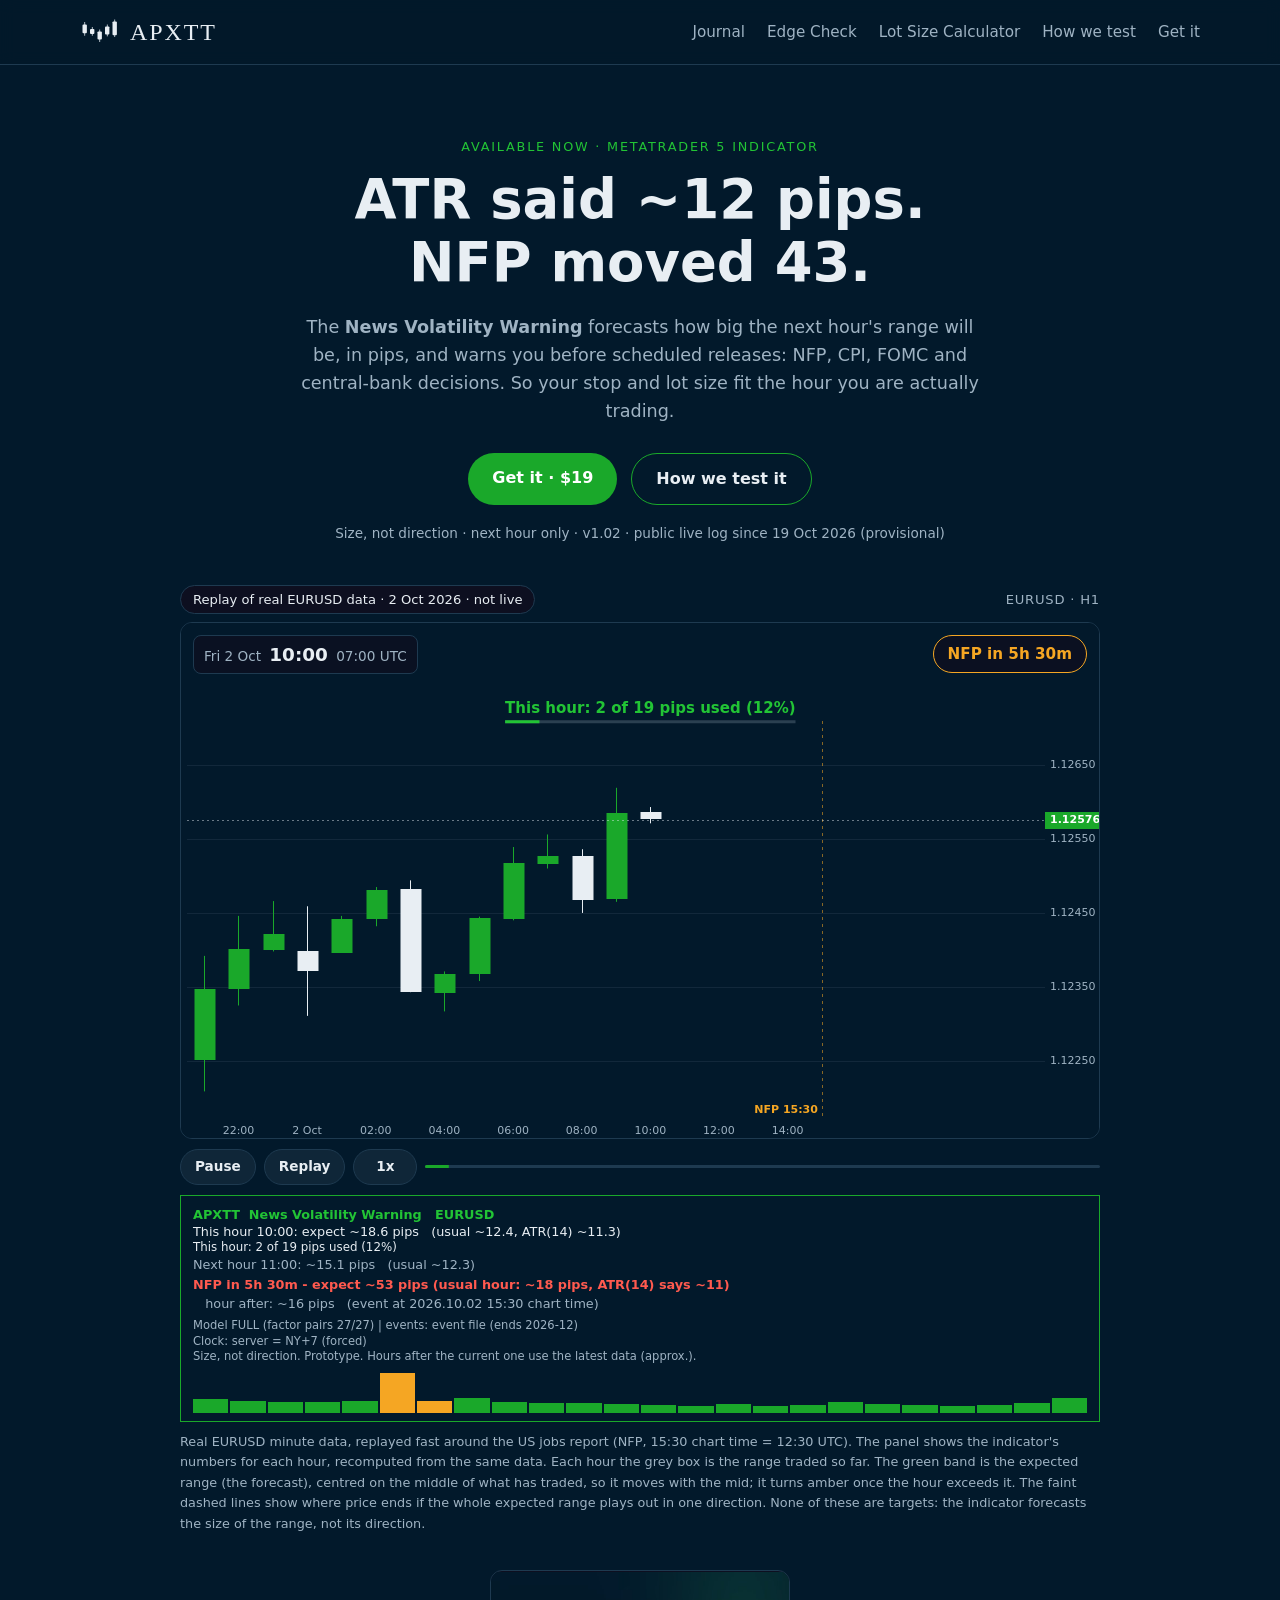
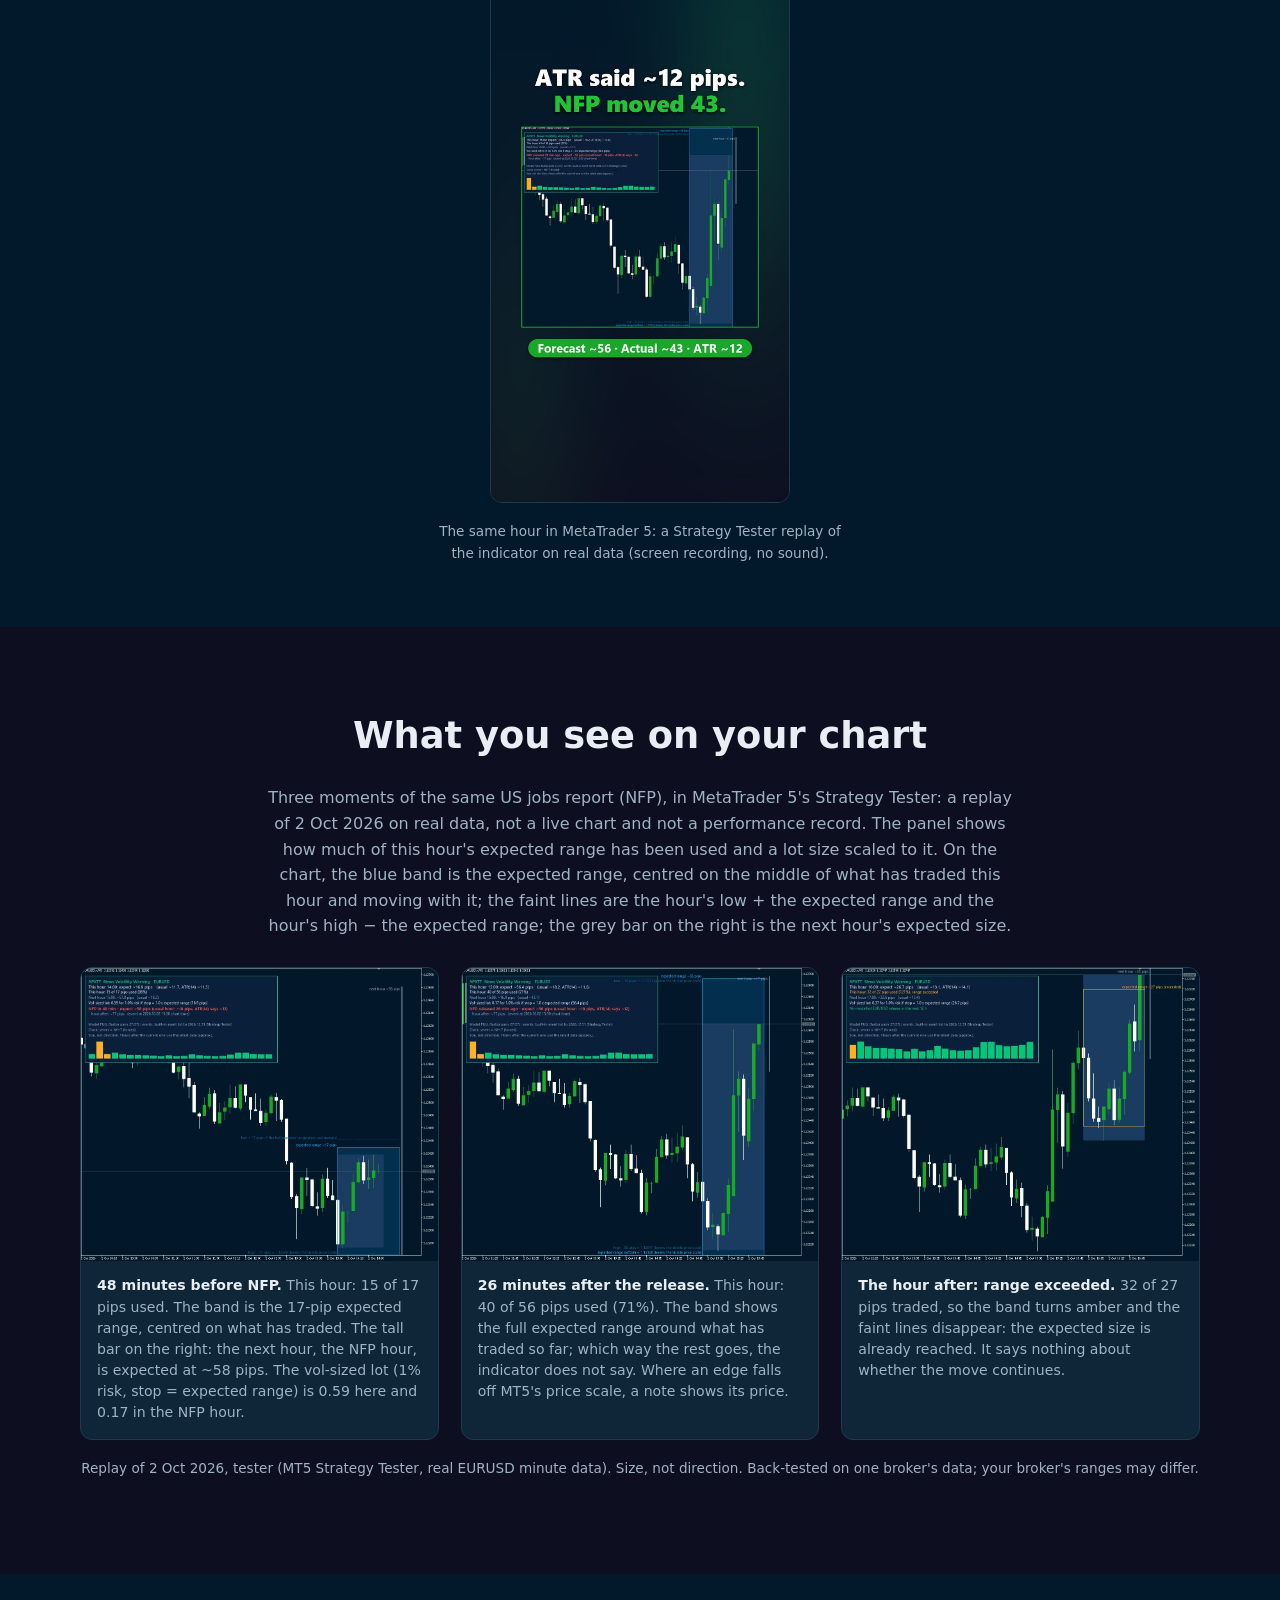
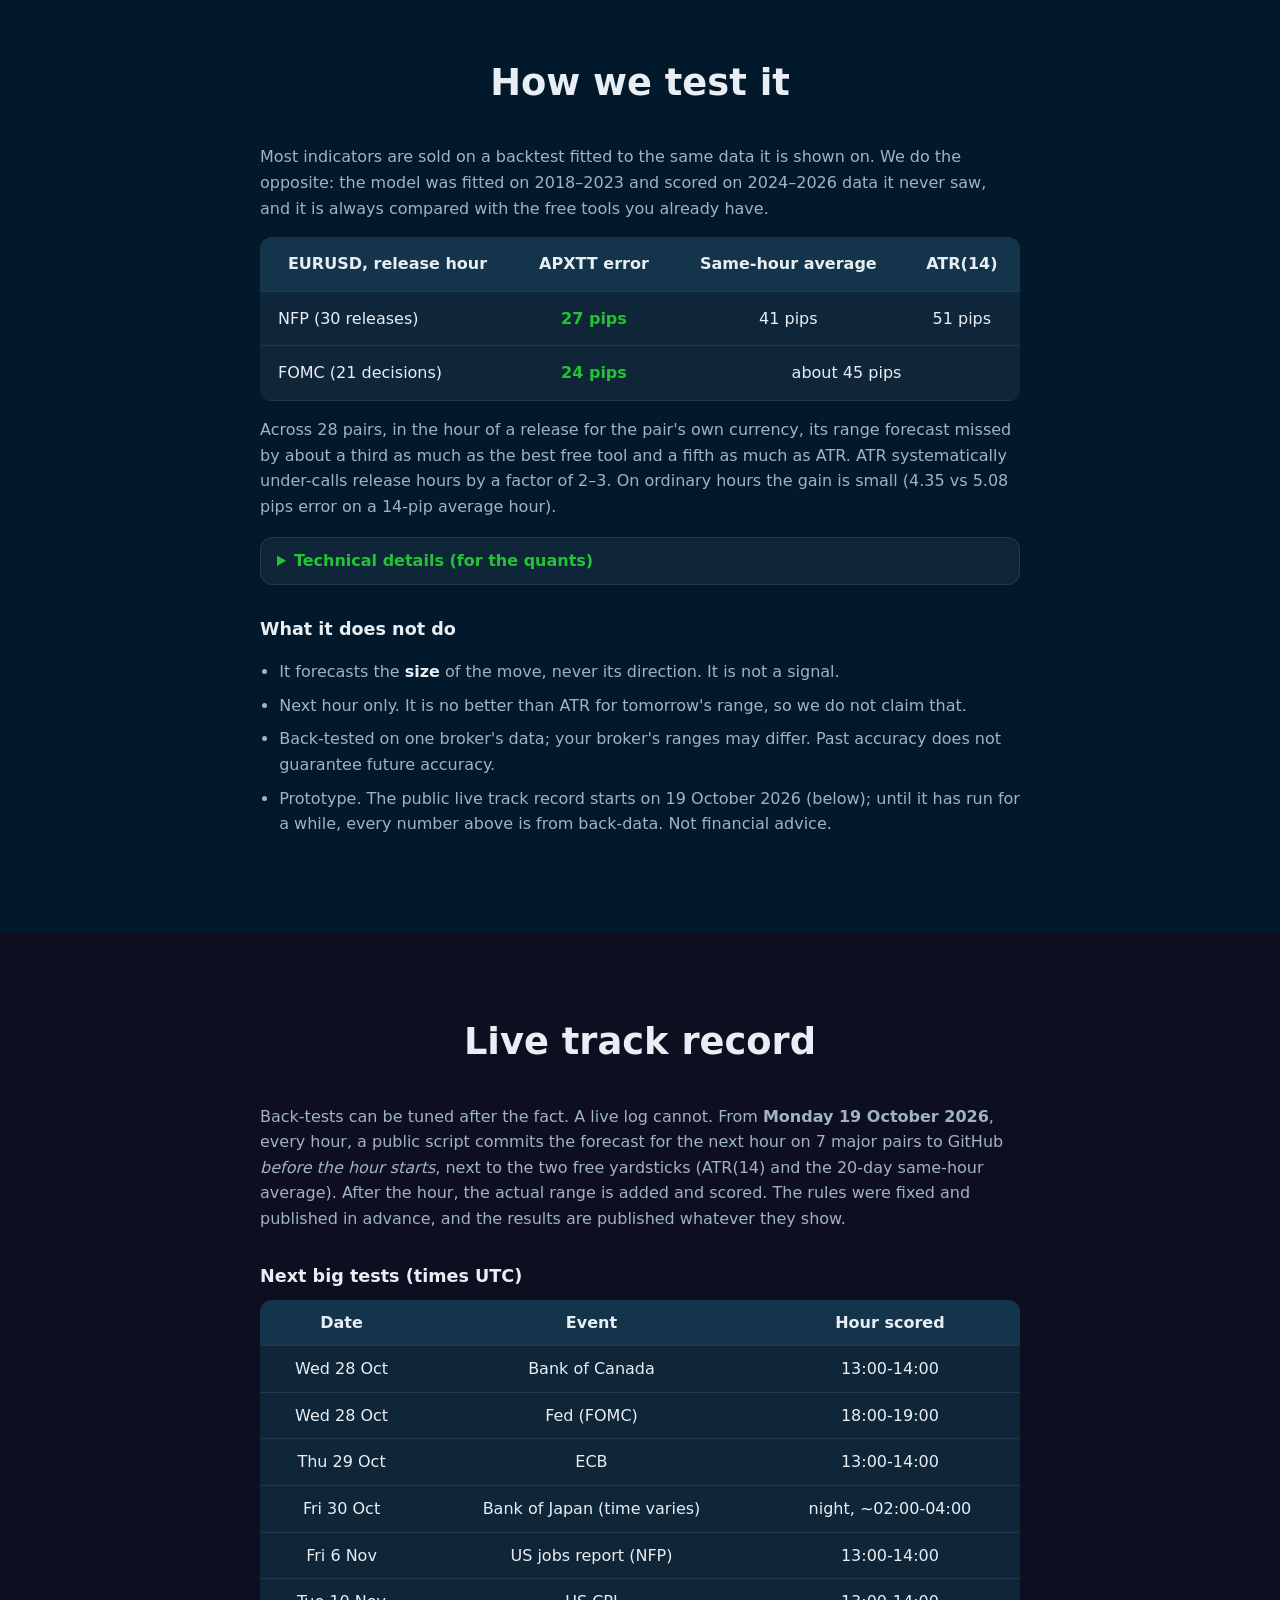
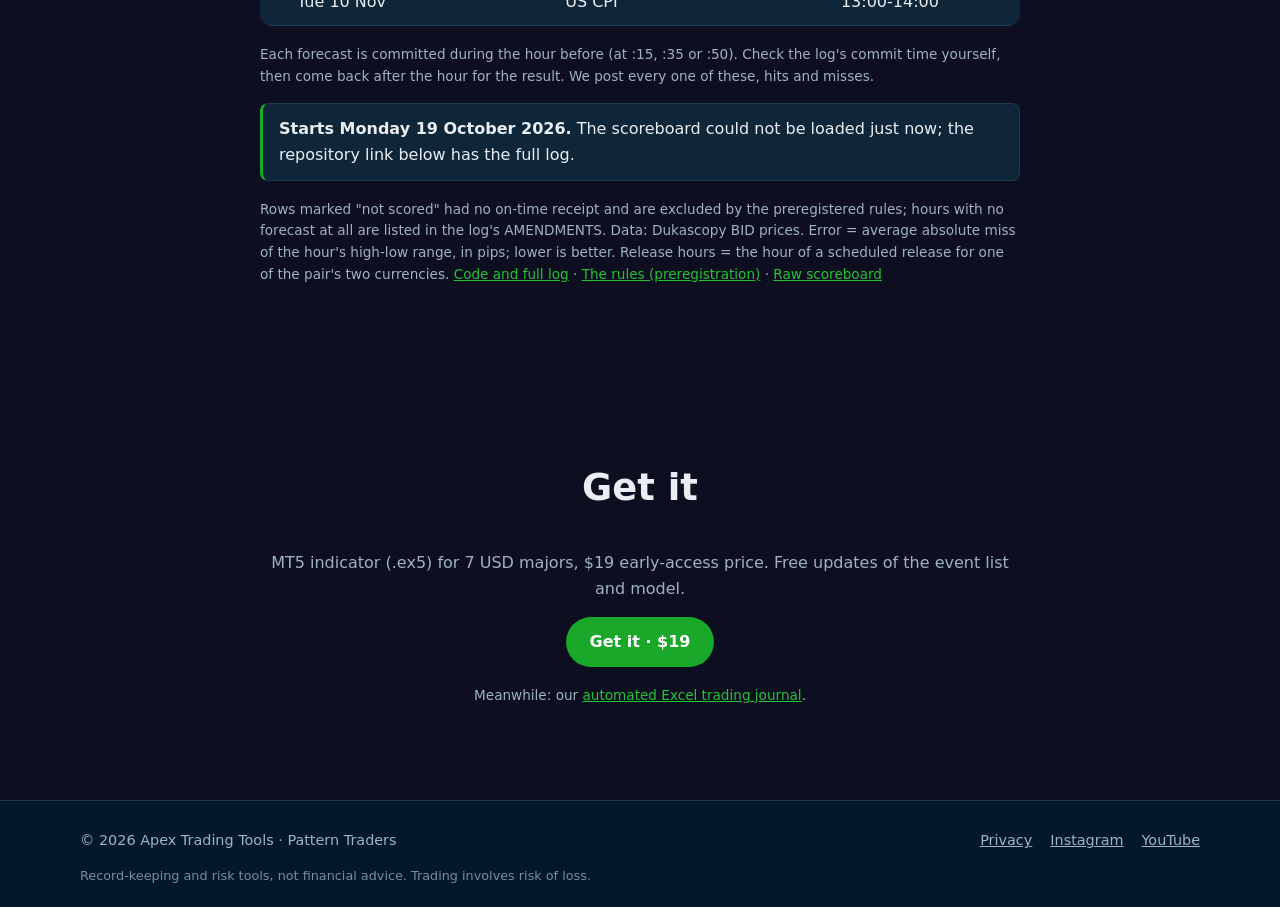
<file: news-volatility.html>
<!doctype html>
<html lang="en">
<head>
<meta charset="utf-8">
<meta name="viewport" content="width=device-width, initial-scale=1">
<title>News Volatility Warning for MT5 | APXTT</title>
<link rel="icon" href="data:image/svg+xml,%3Csvg xmlns='http://www.w3.org/2000/svg' viewBox='0 0 32 32'%3E%3Crect width='32' height='32' rx='6' fill='%2302192b'/%3E%3Cg fill='%231aa82a'%3E%3Crect x='5' y='10' width='4' height='9'/%3E%3Crect x='11' y='14' width='4' height='6'/%3E%3Crect x='17' y='9' width='4' height='9'/%3E%3Crect x='23' y='5' width='4' height='12'/%3E%3C/g%3E%3C/svg%3E">
<meta name="description" content="An MT5 indicator that forecasts the size of the next hour's range and warns before NFP, CPI and FOMC. Tested out-of-sample against ATR. Available now, $19 early-access price.">
<meta property="og:type" content="website">
<meta property="og:title" content="ATR said ~12 pips. NFP moved 43.">
<meta property="og:description" content="APXTT News Volatility Warning for MT5, $19. Tested out-of-sample against the free alternatives.">
<meta property="og:url" content="https://smatyi111.github.io/apextradingtools/news-volatility.html">
<meta property="og:image" content="https://smatyi111.github.io/apextradingtools/assets/newsvol-nfp.jpg">
<meta name="twitter:card" content="summary_large_image">
<link rel="stylesheet" href="styles.css?v=20261029a">
</head>
<body>

<header class="nav">
  <div class="wrap nav-inner">
    <a class="brand" href="index.html" aria-label="APXTT home">
      <svg class="brand-mark" viewBox="0 0 64 40" aria-hidden="true">
        <g fill="currentColor">
          <rect x="4" y="8" width="7" height="14" rx="1.5"/><rect x="7" y="4" width="1.2" height="22"/>
          <rect x="16" y="15" width="7" height="8" rx="1.5"/><rect x="19" y="12" width="1.2" height="14"/>
          <rect x="28" y="19" width="7" height="13" rx="1.5"/><rect x="31" y="16" width="1.2" height="20"/>
          <rect x="40" y="11" width="7" height="13" rx="1.5"/><rect x="43" y="8" width="1.2" height="19"/>
          <rect x="52" y="3" width="7" height="22" rx="1.5"/><rect x="55" y="0" width="1.2" height="28"/>
        </g>
      </svg>
      <span class="brand-text">APXTT</span>
    </a>
    <nav>
      <a href="index.html" data-goatcounter-click="nav-journal">Journal</a>
      <a href="edge-check.html" data-goatcounter-click="nav-edge-check">Edge Check</a>
      <a href="lot-size-calculator.html" data-goatcounter-click="nav-lot-size">Lot Size Calculator</a>
      <a href="#how">How we test</a>
      <a href="#buy">Get it</a>
    </nav>
  </div>
</header>

<main>
<section class="hero">
  <div class="wrap hero-inner">
    <p class="eyebrow">Available now &middot; MetaTrader 5 indicator</p>
    <h1>ATR said ~12 pips.<br>NFP moved 43.</h1>
    <p class="lead">The <strong>News Volatility Warning</strong> forecasts how big the next hour's range will be, in pips,
      and warns you before scheduled releases: NFP, CPI, FOMC and central-bank decisions. So your stop and lot size
      fit the hour you are actually trading.</p>
    <div class="cta-row">
      <a class="btn btn-green" href="https://stvert.gumroad.com/l/apxtt-news-volatility" data-goatcounter-click="gumroad-newsvol" rel="noopener">Get it &middot; $19</a>
      <a class="btn btn-ghost" href="#how" data-goatcounter-click="cta-how-we-test">How we test it</a>
    </div>
    <p class="fine">Size, not direction &middot; next hour only &middot; v1.02 &middot; public live log since 19 Oct 2026 (provisional)</p>
  </div>
  <figure class="rp" id="nfp-replay" data-src="assets/nfp-replay.json">
    <div class="rp-head">
      <span class="rp-tag">Replay of real EURUSD data &middot; 2 Oct 2026 &middot; not live</span>
      <span class="rp-sym">EURUSD &middot; H1</span>
    </div>
    <div class="rp-stage">
      <img class="rp-fallback" src="assets/newsvol-nfp.jpg" alt="MT5 chart of EURUSD on 2 October 2026 with the APXTT panel: NFP in 5 minutes, expect about 56 pips, usual hour about 18, ATR(14) about 12" width="1080" height="920">
      <canvas role="img" aria-label="Animated replay of EURUSD hourly candles on 2 October 2026, 10:00 to 16:00 chart time. NFP hour: forecast about 56 pips, actual range 43 pips, ATR(14) about 12 pips."></canvas>
      <div class="rp-clock" aria-hidden="true"><span class="rp-clock-day">Fri 2 Oct</span> <b class="rp-clock-time">10:00</b> <span class="rp-clock-utc">07:00 UTC</span></div>
      <div class="rp-badge pre" aria-hidden="true">NFP in 5h 30m</div>
      <div class="rp-card" role="status">
        <strong>Forecast ~56 &middot; Actual ~43 &middot; ATR ~12</strong>
        <span>Closer than ATR, not exact</span>
      </div>
    </div>
    <div class="rp-controls">
      <button type="button" class="rp-play" aria-pressed="false">Pause</button>
      <button type="button" class="rp-replay">Replay</button>
      <button type="button" class="rp-speed" aria-label="Playback speed">1x</button>
      <span class="rp-progress" aria-hidden="true"><i></i></span>
    </div>
    <div class="rp-panel" aria-label="Indicator panel as it read at that minute">
      <p class="pl-1">APXTT&nbsp; News Volatility Warning&nbsp;&nbsp; EURUSD</p>
      <p class="pl-2">This hour 10:00: expect ~18.6 pips   (usual ~12.4, ATR(14) ~11.3)</p>
      <p class="pl-u">This hour: 2 of 19 pips used (12%)</p>
      <p class="pl-3">Next hour 11:00: ~15.1 pips   (usual ~12.3)</p>
      <p class="pl-4 red">NFP in 5h 30m - expect ~53 pips (usual hour: ~18 pips, ATR(14) says ~11)</p>
      <p class="pl-5">   hour after: ~16 pips   (event at 2026.10.02 15:30 chart time)</p>
      <p class="pl-s">Model FULL (factor pairs 27/27) | events: event file (ends 2026-12)</p>
      <p class="pl-s">Clock: server = NY+7 (forced)</p>
      <p class="pl-s">Size, not direction. Prototype. Hours after the current one use the latest data (approx.).</p>
      <div class="pl-hist" aria-hidden="true"><i></i><i></i><i></i><i></i><i></i><i></i><i></i><i></i><i></i><i></i><i></i><i></i><i></i><i></i><i></i><i></i><i></i><i></i><i></i><i></i><i></i><i></i><i></i><i></i></div>
    </div>
    <figcaption>
      Real EURUSD minute data, replayed fast around the US jobs report (NFP, 15:30 chart time = 12:30 UTC). The panel
      shows the indicator's numbers for each hour, recomputed from the same data. Each hour the grey box is the range traded so
      far. The green band is the expected range (the forecast), centred on the middle of what has traded, so it moves with the
      mid; it turns amber once the hour exceeds it. The faint dashed lines show where price ends if the whole expected range
      plays out in one direction. None of these are targets: the indicator forecasts the size of the range, not its direction.
    </figcaption>
  </figure>
  <div class="wrap reel">
    <video class="reel-video" muted loop playsinline preload="none" poster="assets/nfp-reel-poster.jpg" data-src="assets/nfp-reel-720.mp4" width="720" height="1280" aria-label="Screen recording of the MT5 Strategy Tester replay with the indicator, no sound"></video>
    <p class="fine">The same hour in MetaTrader 5: a Strategy Tester replay of the indicator on real data (screen recording, no sound).</p>
  </div>
</section>

<section id="chart" class="section">
  <div class="wrap">
    <h2>What you see on your chart</h2>
    <p class="shots-intro">Three moments of the same US jobs report (NFP), in MetaTrader&nbsp;5's Strategy Tester: a replay of
      2&nbsp;Oct&nbsp;2026 on real data, not a live chart and not a performance record. The panel shows how much of this hour's
      expected range has been used and a lot size scaled to it. On the chart, the blue band is the expected range, centred on
      the middle of what has traded this hour and moving with it; the faint lines are the hour's low + the expected range and
      the hour's high &minus; the expected range; the grey bar on the right is the next hour's expected size.</p>
    <div class="shots">
      <figure class="shot">
        <a href="assets/proj-before-nfp.webp"><img src="assets/proj-before-nfp.webp" alt="MT5 M5 chart of EURUSD at 14:42, 48 minutes before NFP: panel says this hour 15 of 17 pips used; a band of about 17 pips centred on the hour's range; a tall grey bar marks the next hour at about 58 pips" loading="lazy" decoding="async" width="1113" height="916"></a>
        <figcaption><strong>48 minutes before NFP.</strong> This hour: 15 of 17 pips used. The band is the 17-pip expected
          range, centred on what has traded. The tall bar on the right: the next hour, the NFP hour, is expected at ~58 pips.
          The vol-sized lot (1% risk, stop = expected range) is 0.59 here and 0.17 in the NFP hour.</figcaption>
      </figure>
      <figure class="shot">
        <a href="assets/proj-mid-nfp.webp"><img src="assets/proj-mid-nfp.webp" alt="MT5 M5 chart of EURUSD at 15:56, 26 minutes after the NFP release: this hour 40 of 56 pips used; a tall band of about 56 pips around the hour's range, its bottom edge just below the visible price scale" loading="lazy" decoding="async" width="1113" height="916"></a>
        <figcaption><strong>26 minutes after the release.</strong> This hour: 40 of 56 pips used (71%). The band shows the full
          expected range around what has traded so far; which way the rest goes, the indicator does not say. Where an edge
          falls off MT5's price scale, a note shows its price.</figcaption>
      </figure>
      <figure class="shot">
        <a href="assets/proj-exceeded.webp"><img src="assets/proj-exceeded.webp" alt="MT5 M5 chart of EURUSD at 16:58, the hour after NFP: this hour 32 of 27 pips used, range exceeded, band in amber" loading="lazy" decoding="async" width="1113" height="916"></a>
        <figcaption><strong>The hour after: range exceeded.</strong> 32 of 27 pips traded, so the band turns amber and the
          faint lines disappear: the expected size is already reached. It says nothing about whether the move continues.</figcaption>
      </figure>
    </div>
    <p class="fine shots-note">Replay of 2 Oct 2026, tester (MT5 Strategy Tester, real EURUSD minute data). Size, not
      direction. Back-tested on one broker's data; your broker's ranges may differ.</p>
  </div>
</section>

<section id="how" class="section section-alt">
  <div class="wrap narrow">
    <h2>How we test it</h2>
    <p>Most indicators are sold on a backtest fitted to the same data it is shown on. We do the opposite: the model was
      fitted on 2018&ndash;2023 and scored on 2024&ndash;2026 data it never saw, and it is always compared with the free
      tools you already have.</p>
    <div class="table-wrap">
      <table class="compare">
        <thead><tr><th scope="col">EURUSD, release hour</th><th scope="col">APXTT error</th><th scope="col">Same-hour average</th><th scope="col">ATR(14)</th></tr></thead>
        <tbody>
          <tr><th scope="row">NFP (30 releases)</th><td class="yes">27 pips</td><td>41 pips</td><td>51 pips</td></tr>
          <tr><th scope="row">FOMC (21 decisions)</th><td class="yes">24 pips</td><td colspan="2">about 45 pips</td></tr>
        </tbody>
      </table>
    </div>
    <p>Across 28 pairs, in the hour of a release for the pair's own currency, its range forecast missed by about a third
      as much as the best free tool and a fifth as much as ATR. ATR systematically under-calls release hours by a factor
      of 2&ndash;3. On ordinary hours the gain is small (4.35 vs 5.08 pips error on a 14-pip average hour).</p>
    <details class="tech">
      <summary>Technical details (for the quants)</summary>
      <ul class="steps">
        <li><strong>Model:</strong> HAR-type regression on log hourly realized volatility (daily / weekly / monthly lags), with a
          continuous-vs-jump split (HAR-CJ), an intraday seasonality profile on the broker clock, a cross-pair market
          volatility factor (27 G8 pairs), and dummies for 12 scheduled macro events.</li>
        <li><strong>Out-of-sample R² = 0.665</strong> on log hourly realized volatility (median of 28 G8 pairs),
          fitted 2018-06..2023-12, scored 2024-01..2026-08. Most of it comes from HAR persistence; the events matter most
          around releases.</li>
        <li><strong>Next-hour high-low range</strong> (median of 28 pairs, 16,151 hours each): MSE on log range 0.157
          vs 0.204 for the best free baseline (same-hour 20-day average) and 0.242 for ATR(14); QLIKE 0.471 vs 0.666 / 0.842.</li>
        <li><strong>Diebold-Mariano (HAC):</strong> significantly better than the best free baseline in 28/28 pairs on
          MSE (pooled t = 25.0) and 26/28 on QLIKE, never significantly worse. A later 9-week window confirmed the ranking
          (25/28 pairs on MSE).</li>
        <li><strong>Release hours:</strong> MSE ratio 0.35 vs the best free baseline and 0.20 vs ATR(14).</li>
        <li><strong>Known limits:</strong> no edge on the next-day range (ties ATR(14) D1); one broker's feed; later
          hours in the histogram are approximations, only the current hour is measured.</li>
      </ul>
    </details>

    <h3>What it does not do</h3>
    <ul class="steps">
      <li>It forecasts the <strong>size</strong> of the move, never its direction. It is not a signal.</li>
      <li>Next hour only. It is no better than ATR for tomorrow's range, so we do not claim that.</li>
      <li>Back-tested on one broker's data; your broker's ranges may differ. Past accuracy does not guarantee future accuracy.</li>
      <li>Prototype. The public live track record starts on 19 October 2026 (below); until it has run for a while, every number above is from back-data. Not financial advice.</li>
    </ul>
  </div>
</section>

<section id="live" class="section">
  <div class="wrap narrow">
    <h2>Live track record</h2>
    <p>Back-tests can be tuned after the fact. A live log cannot. From <strong>Monday 19 October 2026</strong>, every hour,
      a public script commits the forecast for the next hour on 7 major pairs to GitHub <em>before the hour starts</em>,
      next to the two free yardsticks (ATR(14) and the 20-day same-hour average). After the hour, the actual range is
      added and scored. The rules were fixed and published in advance, and the results are published whatever they show.</p>
    <h3>Next big tests (times UTC)</h3>
    <div class="table-wrap">
      <table class="compare live-table">
        <thead><tr><th scope="col">Date</th><th scope="col">Event</th><th scope="col">Hour scored</th></tr></thead>
        <tbody>
          <tr><td>Wed 28 Oct</td><td>Bank of Canada</td><td>13:00-14:00</td></tr>
          <tr><td>Wed 28 Oct</td><td>Fed (FOMC)</td><td>18:00-19:00</td></tr>
          <tr><td>Thu 29 Oct</td><td>ECB</td><td>13:00-14:00</td></tr>
          <tr><td>Fri 30 Oct</td><td>Bank of Japan (time varies)</td><td>night, ~02:00-04:00</td></tr>
          <tr><td>Fri 6 Nov</td><td>US jobs report (NFP)</td><td>13:00-14:00</td></tr>
          <tr><td>Tue 10 Nov</td><td>US CPI</td><td>13:00-14:00</td></tr>
        </tbody>
      </table>
    </div>
    <p class="fine">Each forecast is committed during the hour before (at :15, :35 or :50). Check the log's commit time
      yourself, then come back after the hour for the result. We post every one of these, hits and misses.</p>
    <p class="live-status" id="live-status">Loading the live scoreboard&hellip;</p>
    <div id="live-body" hidden>
      <div class="table-wrap">
        <table class="compare live-table">
          <thead><tr><th scope="col">Scored</th><th scope="col">APXTT</th><th scope="col">Same-hour average</th><th scope="col">ATR(14)</th></tr></thead>
          <tbody id="live-stats"></tbody>
        </table>
      </div>
      <p class="fine" id="live-read"></p>
      <h3>Last 24 forecasts</h3>
      <p><label for="live-pair">Pair</label>
        <select id="live-pair" class="live-select"></select></p>
      <div class="table-wrap">
        <table class="compare live-table">
          <thead><tr><th scope="col">Hour (UTC)</th><th scope="col">APXTT</th><th scope="col">Same-hour</th><th scope="col">ATR(14)</th><th scope="col">Actual</th></tr></thead>
          <tbody id="live-last"></tbody>
        </table>
      </div>
    </div>
    <p class="fine">Rows marked "not scored" had no on-time receipt and are excluded by the preregistered rules; hours with no forecast at all are listed in the log's AMENDMENTS. Data: Dukascopy BID prices. Error = average absolute miss of the hour's high-low range, in pips; lower is
      better. Release hours = the hour of a scheduled release for one of the pair's two currencies.
      <a href="https://github.com/SMatyi111/apxtt-newsvol-live" rel="noopener" data-goatcounter-click="out-github-newsvol">Code and full log</a> &middot;
      <a href="https://github.com/SMatyi111/apxtt-newsvol-live/blob/main/PREREGISTRATION.md" rel="noopener" data-goatcounter-click="out-github-newsvol-prereg">The rules (preregistration)</a> &middot;
      <a href="https://raw.githubusercontent.com/SMatyi111/apxtt-newsvol-live/main/scoreboard.json" rel="noopener" data-goatcounter-click="out-github-newsvol-scoreboard">Raw scoreboard</a></p>
  </div>
</section>

<section id="buy" class="section">
  <div class="wrap narrow" style="text-align:center">
    <h2>Get it</h2>
    <p>MT5 indicator (.ex5) for 7 USD majors, $19 early-access price. Free updates of the event list and model.</p>
    <p><a class="btn btn-green" href="https://stvert.gumroad.com/l/apxtt-news-volatility" data-goatcounter-click="gumroad-newsvol" rel="noopener">Get it &middot; $19</a></p>
    <p class="fine">Meanwhile: our <a href="index.html">automated Excel trading journal</a>.</p>
  </div>
</section>
</main>

<footer class="footer">
  <div class="wrap footer-inner">
    <span>&copy; 2026 Apex Trading Tools &middot; Pattern Traders</span>
    <span class="social">
      <a href="privacy.html">Privacy</a>
      <a href="https://www.instagram.com/apextradingtools/" rel="noopener" data-goatcounter-click="out-instagram">Instagram</a>
      <a href="https://www.youtube.com/@apxtttools" rel="noopener" data-goatcounter-click="out-youtube">YouTube</a>
    </span>
  </div>
  <p class="wrap disclaimer">Record-keeping and risk tools, not financial advice. Trading involves risk of loss.</p>
</footer>
<script src="assets/nfp-replay.js" defer></script>
<script>
(function () {
  var v = document.querySelector(".reel-video");
  if (!v || !("IntersectionObserver" in window)) return;
  var reduced = window.matchMedia && window.matchMedia("(prefers-reduced-motion: reduce)").matches;
  if (reduced) { v.setAttribute("controls", ""); v.src = v.getAttribute("data-src"); return; }
  new IntersectionObserver(function (es) {
    if (es[0].isIntersecting) { if (!v.getAttribute("src")) v.src = v.getAttribute("data-src"); var p = v.play(); if (p && p.catch) p.catch(function () {}); }
    else v.pause();
  }, { threshold: 0.3 }).observe(v);
})();
</script>
<script>
(function () {
  var URL = "https://raw.githubusercontent.com/SMatyi111/apxtt-newsvol-live/main/scoreboard.json";
  var st = document.getElementById("live-status"), body = document.getElementById("live-body");
  if (!st) return;
  function ok(x) { return x !== null && x !== undefined && isFinite(x); }
  function f1(x) { return ok(x) ? Number(x).toFixed(1) : "&ndash;"; }
  function f3(x) { return ok(x) ? Number(x).toFixed(3) : "&ndash;"; }
  function row(label, b) {
    if (!b || !b.n) return "<tr><th scope=\"row\">" + label + "</th><td colspan=\"3\">no scored hours yet</td></tr>";
    var best = Math.min(b.model.mae_pips, b.sh20.mae_pips, b.atr.mae_pips);
    function cell(m) { return "<td" + (m.mae_pips === best ? " class=\"yes\"" : "") + ">" + f1(m.mae_pips) + " pips<br><span class=\"live-sub\">" + f3(m.mse_log) + "</span></td>"; }
    return "<tr><th scope=\"row\">" + label + "<br><span class=\"live-sub\">" + b.n + " pair-hours</span></th>" + cell(b.model) + cell(b.sh20) + cell(b.atr) + "</tr>";
  }
  fetch(URL + "?t=" + Date.now(), { cache: "no-store" }).then(function (r) { return r.json(); }).then(function (d) {
    if (!d.hours_scored) {
      st.innerHTML = "<strong>Starts Monday 19 October 2026</strong>, 00:00 UTC. " +
        (d.forecast_hours ? d.forecast_hours + " forecast hours logged so far; scores appear once each hour has ended." :
         "Warm-up: no forecasts yet. The model is frozen (coefficients SHA-256 " + String(d.coefficients_sha256 || "").slice(0, 12) + "&hellip;).");
    } else {
      st.innerHTML = "<strong>" + d.hours_scored + " hours scored</strong> since 19 October 2026 &middot; updated " +
        String(d.generated_utc).replace("T", " ").replace("Z", " UTC") + (d.late_hours ? " &middot; " + d.late_hours + " late hours not scored" : "");
    }
    document.getElementById("live-stats").innerHTML = row("All hours", d.all_hours) + row("Release hours", d.release_hours) +
      "<tr><td colspan=\"4\" class=\"live-sub\">Top: average error in pips (best in green). Below: squared log error, the preregistered score.</td></tr>";
    var p = d.primary_running;
    document.getElementById("live-read").innerHTML = p ? ("Running comparison with the best free tool (" + (p.best_free_baseline === "atr" ? "ATR(14)" : "same-hour average") +
      "): error ratio " + f3(p.mse_ratio) + ", Diebold-Mariano t = " + (ok(p.hac_t) ? Number(p.hac_t).toFixed(2) : "&ndash;") +
      ". Provisional until the first formal read on 14 December 2026.") : "First formal read on 14 December 2026.";
    var sel = document.getElementById("live-pair"), pairs = d.pairs || ["EURUSD"];
    sel.innerHTML = pairs.map(function (x) { return "<option>" + x + "</option>"; }).join("");
    function last() {
      var pr = sel.value, rows = (d.last_forecasts || []).map(function (r) {
        var q = r.pairs[pr] || {};
        return "<tr><th scope=\"row\">" + r.target_hour_utc.slice(5, 16).replace("T", " ") +
          (r.events && r.events.length ? " <span class=\"live-ev\">" + r.events.join(" ").replace(/ev_/g, "").replace(/_post/g, "+1h") + "</span>" : "") +
          (r.on_time === false ? " <span class=\"live-ev\">not scored</span>" : "") +
          "</th><td>" + f1(q.model) + "</td><td>" + f1(q.sh20) + "</td><td>" + f1(q.atr) + "</td><td>" + f1(q.actual) + "</td></tr>";
      });
      document.getElementById("live-last").innerHTML = rows.length ? rows.join("") : "<tr><td colspan=\"5\">The first forecast is for 19 Oct 00:00 UTC.</td></tr>";
    }
    sel.onchange = last; last();
    body.hidden = false;
  }).catch(function () {
    st.innerHTML = "<strong>Starts Monday 19 October 2026.</strong> The scoreboard could not be loaded just now; the repository link below has the full log.";
  });
})();
</script>
<!-- Anonymous visit counts without cookies (GoatCounter, see privacy.html). The endpoint is set here only; change it if the account code differs. -->
<script data-goatcounter="https://apxtt.goatcounter.com/count" async src="//gc.zgo.at/count.js"></script>
</body>
</html>
</file>
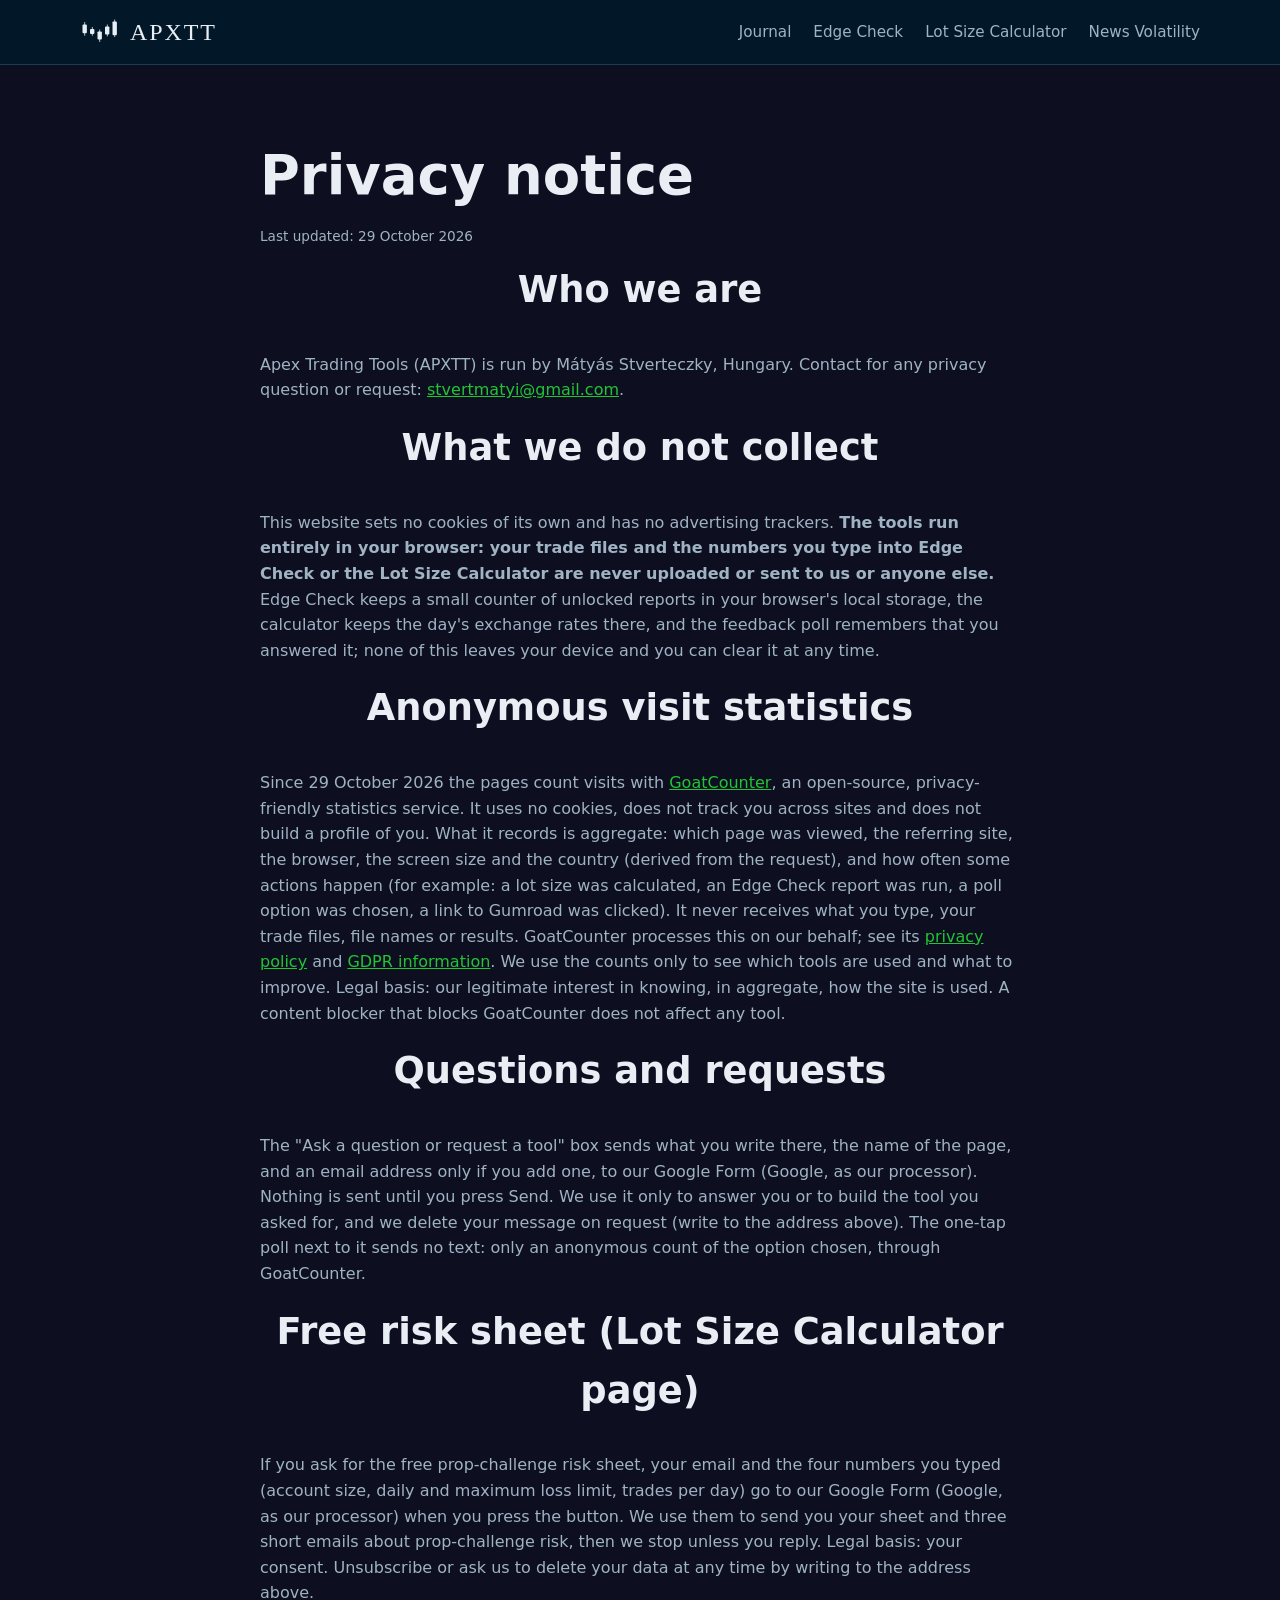
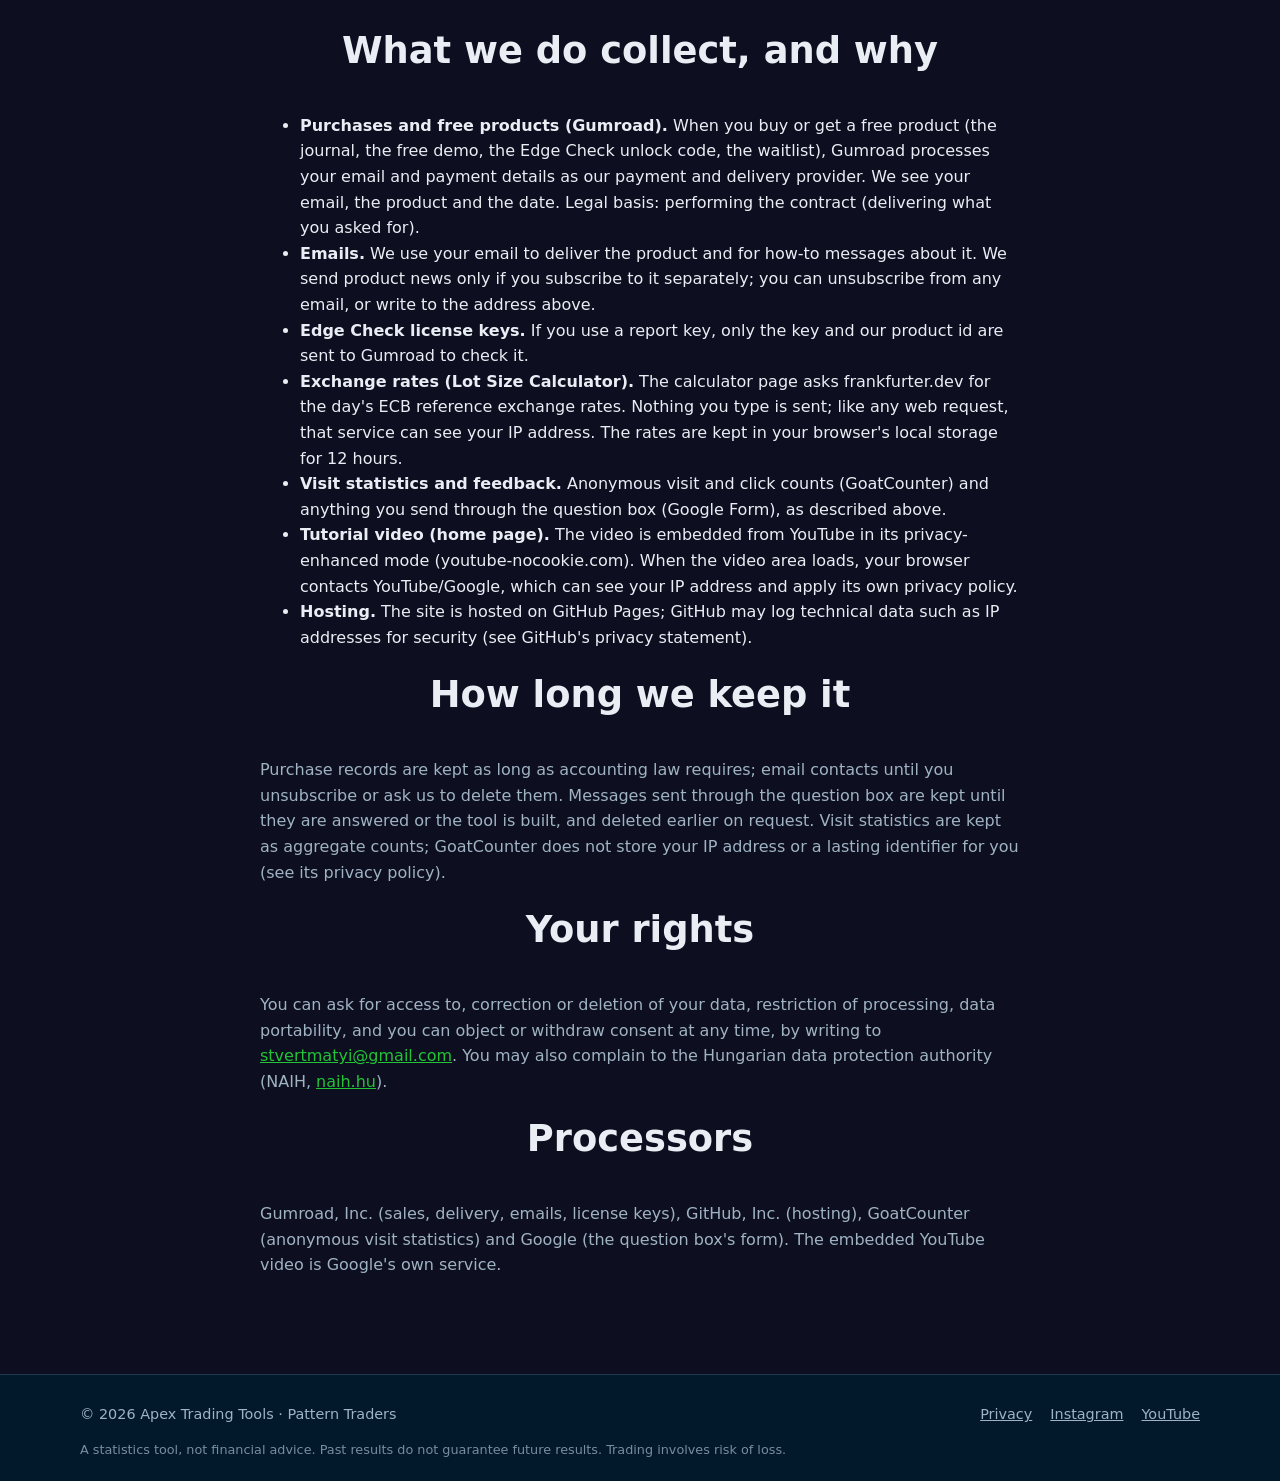
<file: privacy.html>
<!doctype html>
<html lang="en">
<head>
<meta charset="utf-8">
<meta name="viewport" content="width=device-width, initial-scale=1">
<title>Privacy notice | APXTT</title>
<link rel="icon" href="data:image/svg+xml,%3Csvg xmlns='http://www.w3.org/2000/svg' viewBox='0 0 32 32'%3E%3Crect width='32' height='32' rx='6' fill='%2302192b'/%3E%3Cg fill='%231aa82a'%3E%3Crect x='5' y='10' width='4' height='9'/%3E%3Crect x='11' y='14' width='4' height='6'/%3E%3Crect x='17' y='9' width='4' height='9'/%3E%3Crect x='23' y='5' width='4' height='12'/%3E%3C/g%3E%3C/svg%3E">
<meta name="description" content="How APXTT handles your data: what we collect, why, and your rights.">
<meta property="og:type" content="website">
<meta property="og:title" content="Privacy notice | APXTT">
<meta property="og:description" content="How APXTT handles your data: what we collect, why, and your rights.">
<meta property="og:url" content="https://smatyi111.github.io/apextradingtools/privacy.html">
<link rel="stylesheet" href="styles.css?v=20261029a">
</head>
<body>

<header class="nav">
  <div class="wrap nav-inner">
    <a class="brand" href="index.html" aria-label="APXTT home">
      <svg class="brand-mark" viewBox="0 0 64 40" aria-hidden="true">
        <g fill="currentColor">
          <rect x="4" y="8" width="7" height="14" rx="1.5"/><rect x="7" y="4" width="1.2" height="22"/>
          <rect x="16" y="15" width="7" height="8" rx="1.5"/><rect x="19" y="12" width="1.2" height="14"/>
          <rect x="28" y="19" width="7" height="13" rx="1.5"/><rect x="31" y="16" width="1.2" height="20"/>
          <rect x="40" y="11" width="7" height="13" rx="1.5"/><rect x="43" y="8" width="1.2" height="19"/>
          <rect x="52" y="3" width="7" height="22" rx="1.5"/><rect x="55" y="0" width="1.2" height="28"/>
        </g>
      </svg>
      <span class="brand-text">APXTT</span>
    </a>
    <nav>
      <a href="index.html">Journal</a>
      <a href="edge-check.html">Edge Check</a>
      <a href="lot-size-calculator.html">Lot Size Calculator</a>
      <a href="news-volatility.html">News Volatility</a>
    </nav>
  </div>
</header>

<main id="top">
<section class="section">
  <div class="wrap narrow">
    <h1>Privacy notice</h1>
    <p class="fine">Last updated: 29 October 2026</p>
    <h2>Who we are</h2>
    <p>Apex Trading Tools (APXTT) is run by M&aacute;ty&aacute;s Stverteczky, Hungary. Contact for any privacy question or request:
      <a href="mailto:stvertmatyi@gmail.com">stvertmatyi@gmail.com</a>.</p>
    <h2>What we do not collect</h2>
    <p>This website sets no cookies of its own and has no advertising trackers. <strong>The tools run entirely in your browser: your
      trade files and the numbers you type into Edge Check or the Lot Size Calculator are never uploaded or sent to us or anyone else.</strong>
      Edge Check keeps a small counter of unlocked reports in your browser's local storage, the calculator keeps the day's exchange rates
      there, and the feedback poll remembers that you answered it; none of this leaves your device and you can clear it at any time.</p>
    <h2>Anonymous visit statistics</h2>
    <p>Since 29 October 2026 the pages count visits with <a href="https://www.goatcounter.com" rel="noopener">GoatCounter</a>, an open-source,
      privacy-friendly statistics service. It uses no cookies, does not track you across sites and does not build a profile of you.
      What it records is aggregate: which page was viewed, the referring site, the browser, the screen size and the country (derived from
      the request), and how often some actions happen (for example: a lot size was calculated, an Edge Check report was run, a poll option was
      chosen, a link to Gumroad was clicked). It never receives what you type, your trade files, file names or results. GoatCounter processes this on our behalf;
      see its <a href="https://www.goatcounter.com/help/privacy" rel="noopener">privacy policy</a> and
      <a href="https://www.goatcounter.com/help/gdpr" rel="noopener">GDPR information</a>. We use the counts only to see which tools are
      used and what to improve. Legal basis: our legitimate interest in knowing, in aggregate, how the site is used. A content blocker
      that blocks GoatCounter does not affect any tool.</p>
    <h2>Questions and requests</h2>
    <p>The "Ask a question or request a tool" box sends what you write there, the name of the page, and an email address only if you add
      one, to our Google Form (Google, as our processor). Nothing is sent until you press Send. We use it only to answer you or to build the
      tool you asked for, and we delete your message on request (write to the address above). The one-tap poll next to it sends no
      text: only an anonymous count of the option chosen, through GoatCounter.</p>
    <h2>Free risk sheet (Lot Size Calculator page)</h2>
    <p>If you ask for the free prop-challenge risk sheet, your email and the four numbers you typed (account size, daily and maximum loss
      limit, trades per day) go to our Google Form (Google, as our processor) when you press the button. We use them to send you your sheet
      and three short emails about prop-challenge risk, then we stop unless you reply. Legal basis: your consent. Unsubscribe or ask us to
      delete your data at any time by writing to the address above.</p>
    <h2>What we do collect, and why</h2>
    <ul>
      <li><strong>Purchases and free products (Gumroad).</strong> When you buy or get a free product (the journal, the free demo, the Edge Check
        unlock code, the waitlist), Gumroad processes your email and payment details as our payment and delivery provider. We see your
        email, the product and the date. Legal basis: performing the contract (delivering what you asked for).</li>
      <li><strong>Emails.</strong> We use your email to deliver the product and for how-to messages about it. We send product news only if
        you subscribe to it separately; you can unsubscribe from any email, or write to the address above.</li>
      <li><strong>Edge Check license keys.</strong> If you use a report key, only the key and our product id are sent to Gumroad to check it.</li>
      <li><strong>Exchange rates (Lot Size Calculator).</strong> The calculator page asks frankfurter.dev for the day's ECB reference
        exchange rates. Nothing you type is sent; like any web request, that service can see your IP address. The rates are kept in your
        browser's local storage for 12 hours.</li>
      <li><strong>Visit statistics and feedback.</strong> Anonymous visit and click counts (GoatCounter) and anything you send through the
        question box (Google Form), as described above.</li>
      <li><strong>Tutorial video (home page).</strong> The video is embedded from YouTube in its privacy-enhanced mode
        (youtube-nocookie.com). When the video area loads, your browser contacts YouTube/Google, which can see your IP address and
        apply its own privacy policy.</li>
      <li><strong>Hosting.</strong> The site is hosted on GitHub Pages; GitHub may log technical data such as IP addresses for security
        (see GitHub's privacy statement).</li>
    </ul>
    <h2>How long we keep it</h2>
    <p>Purchase records are kept as long as accounting law requires; email contacts until you unsubscribe or ask us to delete them.
      Messages sent through the question box are kept until they are answered or the tool is built, and deleted earlier on request.
      Visit statistics are kept as aggregate counts; GoatCounter does not store your IP address or a lasting identifier for you
      (see its privacy policy).</p>
    <h2>Your rights</h2>
    <p>You can ask for access to, correction or deletion of your data, restriction of processing, data portability, and you can object
      or withdraw consent at any time, by writing to <a href="mailto:stvertmatyi@gmail.com">stvertmatyi@gmail.com</a>. You may also
      complain to the Hungarian data protection authority (NAIH, <a href="https://naih.hu" rel="noopener">naih.hu</a>).</p>
    <h2>Processors</h2>
    <p>Gumroad, Inc. (sales, delivery, emails, license keys), GitHub, Inc. (hosting), GoatCounter (anonymous visit statistics) and
      Google (the question box's form). The embedded YouTube video is Google's own service.</p>
  </div>
</section>
</main>
<footer class="footer">
  <div class="wrap footer-inner">
    <span>&copy; 2026 Apex Trading Tools &middot; Pattern Traders</span>
    <span class="social">
      <a href="privacy.html">Privacy</a>
      <a href="https://www.instagram.com/apextradingtools/" rel="noopener" data-goatcounter-click="out-instagram">Instagram</a>
      <a href="https://www.youtube.com/@apxtttools" rel="noopener" data-goatcounter-click="out-youtube">YouTube</a>
    </span>
  </div>
  <p class="wrap disclaimer">A statistics tool, not financial advice. Past results do not guarantee future results. Trading involves risk of loss.</p>
</footer>
<!-- Anonymous visit counts without cookies (GoatCounter, see privacy.html). The endpoint is set here only; change it if the account code differs. -->
<script data-goatcounter="https://apxtt.goatcounter.com/count" async src="//gc.zgo.at/count.js"></script>
</body>
</html>
</file>
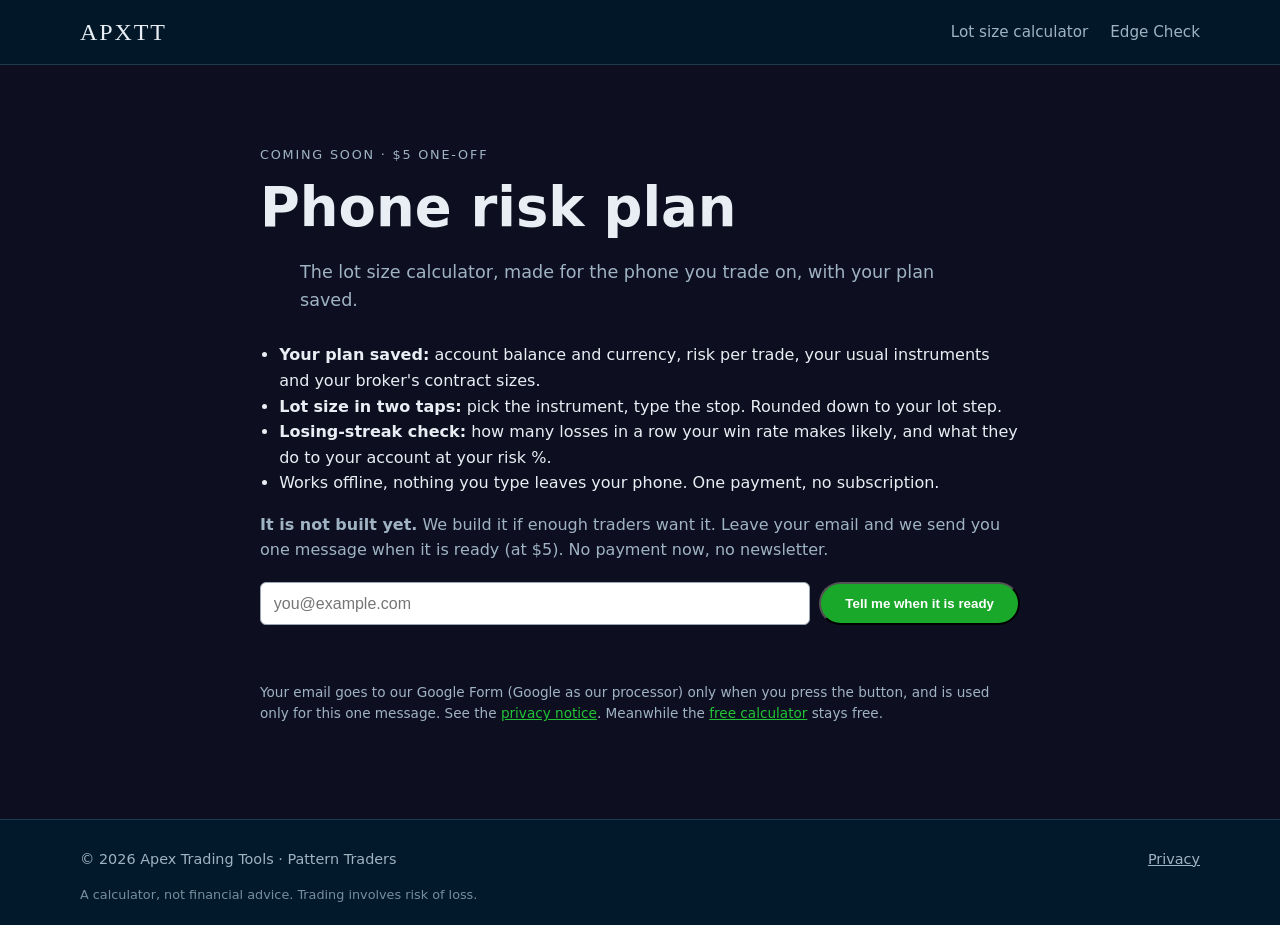
<file: risk-plan.html>
<!doctype html>
<html lang="en">
<head>
<meta charset="utf-8">
<meta name="viewport" content="width=device-width, initial-scale=1">
<title>Phone risk plan (coming soon) | APXTT</title>
<meta name="description" content="A phone risk plan for traders: your account, risk % and instruments saved, lot size in two taps, and a losing-streak check. Coming soon, $5.">
<meta name="robots" content="noindex">
<link rel="icon" href="data:image/svg+xml,%3Csvg xmlns='http://www.w3.org/2000/svg' viewBox='0 0 32 32'%3E%3Crect width='32' height='32' rx='6' fill='%2302192b'/%3E%3Cg fill='%231aa82a'%3E%3Crect x='5' y='10' width='4' height='9'/%3E%3Crect x='11' y='14' width='4' height='6'/%3E%3Crect x='17' y='9' width='4' height='9'/%3E%3Crect x='23' y='5' width='4' height='12'/%3E%3C/g%3E%3C/svg%3E">
<link rel="stylesheet" href="styles.css?v=20261029a">
<style>
  .rp-list { padding-left: 1.2em; line-height: 1.6; }
  .rp-form { display: flex; flex-wrap: wrap; gap: .6em; margin: 1.2em 0 .4em; }
  .rp-form input[type=email] { flex: 1 1 16em; padding: .7em .8em; font-size: 1rem; border-radius: 6px; border: 1px solid #9aa7b2; }
  .sr-only { position: absolute; width: 1px; height: 1px; overflow: hidden; clip: rect(0 0 0 0); }
  .rp-msg { min-height: 1.4em; font-weight: 600; }
</style>
</head>
<body>
<header class="nav">
  <div class="wrap nav-inner">
    <a class="brand" href="index.html" aria-label="APXTT home"><span class="brand-text">APXTT</span></a>
    <nav>
      <a href="lot-size-calculator.html" data-goatcounter-click="riskplan-back">Lot size calculator</a>
      <a href="edge-check.html">Edge Check</a>
    </nav>
  </div>
</header>

<main>
<section class="section">
  <div class="wrap narrow">
    <p class="eyebrow">Coming soon &middot; $5 one-off</p>
    <h1>Phone risk plan</h1>
    <p class="lead">The lot size calculator, made for the phone you trade on, with your plan saved.</p>
    <ul class="rp-list">
      <li><strong>Your plan saved:</strong> account balance and currency, risk per trade, your usual instruments and your broker's contract sizes.</li>
      <li><strong>Lot size in two taps:</strong> pick the instrument, type the stop. Rounded down to your lot step.</li>
      <li><strong>Losing-streak check:</strong> how many losses in a row your win rate makes likely, and what they do to your account at your risk %.</li>
      <li>Works offline, nothing you type leaves your phone. One payment, no subscription.</li>
    </ul>
    <p><strong>It is not built yet.</strong> We build it if enough traders want it. Leave your email and we send you one message when it is
      ready (at $5). No payment now, no newsletter.</p>
    <form id="rp-form" class="rp-form" novalidate>
      <label for="rp-email" class="sr-only">Email</label>
      <input id="rp-email" type="email" inputmode="email" autocomplete="email" placeholder="you@example.com" required>
      <button class="btn btn-green" type="submit">Tell me when it is ready</button>
    </form>
    <p id="rp-msg" class="rp-msg" aria-live="polite"></p>
    <p class="fine">Your email goes to our Google Form (Google as our processor) only when you press the button, and is used only for this one
      message. See the <a href="privacy.html">privacy notice</a>. Meanwhile the <a href="lot-size-calculator.html">free calculator</a> stays free.</p>
  </div>
</section>
</main>

<footer class="footer">
  <div class="wrap footer-inner">
    <span>&copy; 2026 Apex Trading Tools &middot; Pattern Traders</span>
    <span class="social"><a href="privacy.html">Privacy</a></span>
  </div>
  <p class="wrap disclaimer">A calculator, not financial advice. Trading involves risk of loss.</p>
</footer>
<script>
(function () {
  "use strict";
  var FORM_ACTION = "https://docs.google.com/forms/d/e/1FAIpQLSfAdqrggV_poFy1oESUB8-BfqUUTVXkGrDBhl5KAoPKHi-4YA/formResponse";
  var form = document.getElementById("rp-form"), input = document.getElementById("rp-email"), msg = document.getElementById("rp-msg");
  var SRC = /[?&]src=ig\b/.test(location.search) ? "-ig" : "";
  function gc(name) { if (window.goatcounter && window.goatcounter.count) window.goatcounter.count({ path: name, title: name, event: true }); }
  form.addEventListener("submit", function (e) {
    e.preventDefault();
    var email = input.value.trim();
    if (!/^[^\s@]+@[^\s@]+\.[^\s@]+$/.test(email)) { msg.textContent = "Please enter a valid email."; return; }
    var body = new URLSearchParams();
    body.append("entry.18593366", "risk-plan-waitlist" + SRC);
    body.append("entry.1148851079", "Notify me: phone risk plan $5");
    body.append("entry.2083535164", email);
    form.querySelector("button").disabled = true;
    fetch(FORM_ACTION, { method: "POST", mode: "no-cors", body: body }).then(function () {
      msg.textContent = "Thanks, you are on the list. One email when it is ready.";
      form.hidden = true;
      gc("riskplan-signup" + SRC);
    }).catch(function () {
      msg.textContent = "Could not send. Please try again.";
      form.querySelector("button").disabled = false;
    });
  });
})();
</script>
<script data-goatcounter="https://apxtt.goatcounter.com/count" async src="//gc.zgo.at/count.js"></script>
</body>
</html>
</file>
<file: styles.css>
/* Brand colours taken from the 2024 apextradingtools.com page */
:root {
  --navy: #02192b;
  --ink: #0d0f20;
  --panel: #0f2638;
  --line: #1e3a50;
  --green: #1aa82a;
  --green-hi: #22c435;
  --red: #c0392b;
  --text: #e8eef3;
  --muted: #9fb3c3;
  --radius: 12px;
}

* { box-sizing: border-box; }
html { scroll-behavior: smooth; }
body {
  margin: 0;
  font-family: "Inter", "Segoe UI", Roboto, system-ui, sans-serif;
  background: var(--ink);
  color: var(--text);
  line-height: 1.6;
}
img { max-width: 100%; height: auto; display: block; }
a { color: var(--green-hi); }

.wrap { width: min(1120px, 92vw); margin: 0 auto; }
.narrow { width: min(760px, 92vw); }

/* nav */
.nav {
  position: sticky; top: 0; z-index: 10;
  background: rgba(2, 25, 43, 0.92);
  backdrop-filter: blur(8px);
  border-bottom: 1px solid var(--line);
}
.nav-inner { display: flex; align-items: center; justify-content: space-between; height: 64px; }
.brand { display: flex; align-items: center; gap: 10px; color: var(--text); text-decoration: none; }
.brand-mark { width: 40px; height: 26px; color: var(--text); }
.brand-text { font-family: Georgia, "Times New Roman", serif; font-size: 1.5rem; letter-spacing: 0.08em; }
.nav nav { display: flex; gap: 22px; }
.nav nav a { color: var(--muted); text-decoration: none; font-size: 0.95rem; }
.nav nav a:hover { color: var(--text); }

/* hero */
.hero {
  background: var(--navy);
  padding: 72px 0 0;
  text-align: center;
  overflow: hidden;
}
.eyebrow { color: var(--green-hi); letter-spacing: 0.14em; text-transform: uppercase; font-size: 0.8rem; margin: 0 0 12px; }
h1 { font-size: clamp(2rem, 5vw, 3.4rem); line-height: 1.15; margin: 0 0 18px; }
.lead { color: var(--muted); font-size: 1.1rem; max-width: 680px; margin: 0 auto 28px; }
.cta-row { display: flex; gap: 14px; justify-content: center; flex-wrap: wrap; }
.fine { color: var(--muted); font-size: 0.85rem; margin-top: 18px; }
.hero-img { margin: 40px auto 0; width: min(1400px, 100%); }

/* buttons */
.btn {
  display: inline-block; padding: 12px 24px; border-radius: 999px;
  font-weight: 600; text-decoration: none; transition: transform .15s, background .15s;
}
.btn:hover { transform: translateY(-1px); }
.btn-green { background: var(--green); color: #fff; }
.btn-green:hover { background: var(--green-hi); }
.btn-ghost { border: 1px solid var(--green); color: var(--text); }
.btn-ghost:hover { background: rgba(26, 168, 42, 0.12); }

/* sections */
.section { padding: 80px 0; }
.section-alt { background: var(--navy); }
h2 { font-size: clamp(1.6rem, 3.5vw, 2.3rem); margin: 0 0 32px; text-align: center; }
.section p { color: var(--muted); }

/* product cards */
.cards { display: grid; grid-template-columns: repeat(auto-fit, minmax(280px, 1fr)); gap: 24px; }
.card {
  background: var(--panel); border: 1px solid var(--line); border-radius: var(--radius);
  overflow: hidden; display: flex; flex-direction: column;
}
.card img { aspect-ratio: 1 / 1; object-fit: cover; }
.card-body { padding: 22px; display: flex; flex-direction: column; gap: 6px; flex: 1; }
.card-body h3 { margin: 0; font-size: 1.25rem; }
.card-body p { margin: 0; }
.card-body .btn { margin-top: auto; align-self: flex-start; }
.price { font-size: 1.6rem; font-weight: 700; color: var(--text) !important; margin: 10px 0 14px !important; }
.price span { font-size: 0.9rem; font-weight: 400; color: var(--muted); }
.card-featured { border-color: var(--green); box-shadow: 0 0 0 1px var(--green), 0 20px 40px rgba(0, 0, 0, 0.35); }

/* comparison table */
.table-wrap { overflow-x: auto; }
.compare { width: 100%; border-collapse: collapse; background: var(--panel); border-radius: var(--radius); overflow: hidden; }
.compare th, .compare td { padding: 14px 18px; border-bottom: 1px solid var(--line); text-align: center; }
.compare th[scope="row"] { text-align: left; font-weight: 400; color: var(--text); }
.compare thead th { background: #13344a; font-size: 1rem; }
.compare .yes { color: var(--green-hi); font-weight: 700; }
.compare .no { color: var(--red); }
.compare .price-row th, .compare .price-row td { font-weight: 700; border-bottom: 0; }

/* requirements + setup */
.req { font-size: 0.85rem; border-left: 3px solid var(--green); padding-left: 10px; margin-top: 8px !important; }
.req a { color: var(--green-hi); }
#setup h3 { margin: 28px 0 8px; font-size: 1.1rem; }
.steps { color: var(--muted); padding-left: 1.2rem; }
.steps li { margin-bottom: 8px; }
.steps strong { color: var(--text); }

/* video */
.video { position: relative; aspect-ratio: 16 / 9; border-radius: var(--radius); overflow: hidden; border: 1px solid var(--line); }
.video iframe { position: absolute; inset: 0; width: 100%; height: 100%; border: 0; }

/* footer */
.footer { background: var(--navy); border-top: 1px solid var(--line); padding: 28px 0 20px; color: var(--muted); font-size: 0.9rem; }
.footer-inner { display: flex; justify-content: space-between; flex-wrap: wrap; gap: 12px; }
.social { display: flex; gap: 18px; }
.social a { color: var(--muted); }
.disclaimer { font-size: 0.8rem; opacity: 0.75; margin-top: 14px; }

/* short sections read better centred; long text stays left-aligned */
#contact .wrap { text-align: center; }

@media (max-width: 640px) {
  .footer-inner { flex-direction: column; align-items: center; text-align: center; }
  .disclaimer { text-align: center; }
  .nav-inner { flex-direction: column; height: auto; padding: 10px 0 8px; gap: 6px; }
  .nav nav { gap: 16px; flex-wrap: wrap; justify-content: center; }
  .nav nav a { white-space: nowrap; font-size: 0.9rem; }
  .nav nav a:nth-child(n+5) { display: none; }
  .section { padding: 56px 0; }
}

/* ---------------------------------------------------------------- NFP replay (news-volatility.html) */
.rp { margin: 40px auto 0; width: min(920px, 94vw); text-align: left; }
.rp-head { display: flex; justify-content: space-between; align-items: center; gap: 8px 10px; flex-wrap: wrap; margin-bottom: 8px; font-size: 0.82rem; }
.rp-tag { color: var(--text); border: 1px solid var(--line); background: var(--ink); border-radius: 999px; padding: 3px 12px; }
.rp-sym { color: var(--muted); letter-spacing: 0.06em; }
.rp-stage { position: relative; aspect-ratio: 16 / 9; background: var(--navy); border: 1px solid var(--line); border-radius: var(--radius); overflow: hidden; }
.rp-stage canvas { position: absolute; inset: 0; width: 100%; height: 100%; display: none; }
.rp-fallback { width: 100%; height: 100%; object-fit: contain; }
.rp-ready .rp-stage canvas { display: block; }
.rp-ready .rp-fallback { visibility: hidden; }
.rp-clock, .rp-badge, .rp-card { display: none; }
.rp-ready .rp-clock, .rp-ready .rp-badge, .rp-ready .rp-card { display: block; }
.rp-clock { position: absolute; top: 12px; left: 12px; font-size: 0.85rem; color: var(--muted); background: rgba(13, 15, 32, 0.8);
  border: 1px solid var(--line); border-radius: 8px; padding: 4px 10px; font-variant-numeric: tabular-nums; white-space: nowrap; }
.rp-clock b { color: var(--text); font-size: 1.15rem; margin: 0 4px; }
.rp-badge { position: absolute; top: 12px; right: 12px; font-weight: 700; font-size: 0.95rem; padding: 6px 14px; border-radius: 999px;
  border: 1.5px solid #f5a623; color: #f5a623; background: rgba(13, 15, 32, 0.85); font-variant-numeric: tabular-nums; white-space: nowrap; }
.rp-badge.now { background: #f5a623; color: var(--ink); animation: rp-pulse 0.9s ease-in-out infinite; }
.rp-badge.post { opacity: 0.85; }
@keyframes rp-pulse { 0%, 100% { box-shadow: 0 0 0 0 rgba(245, 166, 35, 0.7); transform: scale(1); }
  50% { box-shadow: 0 0 0 10px rgba(245, 166, 35, 0); transform: scale(1.06); } }
.rp-card { position: absolute; left: 50%; top: 10px; transform: translate(-50%, -10px); opacity: 0; transition: opacity .6s, transform .6s;
  background: rgba(2, 25, 43, 0.97); border: 1px solid var(--green); border-radius: 12px; padding: 10px 18px; text-align: center;
  box-shadow: 0 12px 30px rgba(0, 0, 0, 0.45); pointer-events: none; width: max-content; max-width: 92%; }
.rp-card.show { opacity: 1; transform: translate(-50%, 0); }
.rp-clock, .rp-badge { transition: opacity .4s; }
@media (max-width: 640px) { .rp-done .rp-clock, .rp-done .rp-badge { opacity: 0; } }
.rp-card strong { display: block; font-size: 1.05rem; color: var(--text); }
.rp-card span { display: block; font-size: 0.85rem; color: var(--green-hi); }
.rp-controls { display: none; align-items: center; gap: 8px; margin-top: 10px; }
.rp-ready .rp-controls { display: flex; }
.rp-controls button { font: inherit; font-size: 0.85rem; font-weight: 600; color: var(--text); background: var(--panel);
  border: 1px solid var(--line); border-radius: 999px; padding: 6px 14px; cursor: pointer; min-width: 64px; }
.rp-controls button:hover { border-color: var(--green); }
.rp-controls button:focus-visible { outline: 2px solid var(--green-hi); outline-offset: 2px; }
.rp-progress { flex: 1; height: 3px; background: var(--line); border-radius: 2px; overflow: hidden; }
.rp-progress i { display: block; height: 100%; background: var(--green); transform-origin: left; transform: scaleX(0); }
.rp-panel { display: none; margin-top: 10px; background: var(--navy); border: 1px solid var(--green); padding: 10px 12px 8px;
  font-family: "Segoe UI", system-ui, sans-serif; font-size: 0.8rem; line-height: 1.35; }
.rp-ready .rp-panel { display: block; }
.rp-panel p { margin: 0; white-space: pre-wrap; color: var(--text); }
.rp-panel .pl-1 { color: var(--green-hi); font-weight: 600; }
.rp-panel .pl-3, .rp-panel .pl-5, .rp-panel .pl-s { color: var(--muted); }
.rp-panel .pl-s { font-size: 0.72rem; }
.rp-panel .pl-4 { font-weight: 600; margin: 2px 0; }
.rp-panel .pl-4.red { color: #ff5a4f; }
.rp-panel .pl-4.amber { color: #f5a623; }
.rp-panel .pl-5 { margin-bottom: 6px; }
.pl-hist { display: flex; align-items: flex-end; gap: 2px; height: 40px; margin-top: 8px; }
.pl-hist i { flex: 1; background: var(--green); height: 10%; transition: height .4s; }
.pl-hist i.ev { background: #f5a623; }
.rp figcaption { color: var(--muted); font-size: 0.8rem; margin-top: 10px; }
.reel { display: flex; flex-direction: column; align-items: center; padding: 36px 0 48px; }
.reel-video { width: min(300px, 70vw); height: auto; aspect-ratio: 9 / 16; border-radius: var(--radius); border: 1px solid var(--line); background: var(--ink); }
.reel .fine { max-width: 420px; }
@media (max-width: 640px) {
  .rp-stage { aspect-ratio: 1 / 1; }
  .rp-clock { top: 8px; left: 8px; font-size: 0.72rem; padding: 3px 7px; }
  .rp-clock b { font-size: 0.98rem; margin: 0 2px; }
  .rp-clock-day { display: none; }
  .rp-badge { top: 8px; right: 8px; font-size: 0.8rem; padding: 4px 10px; }
  .rp-card { top: 6px; left: 6px; right: 6px; width: auto; max-width: none; transform: translateY(-10px); padding: 8px 10px; }
  .rp-card.show { transform: none; }
  .rp-card strong { font-size: 0.9rem; }
  .rp-panel { font-size: 0.7rem; padding: 8px 9px 6px; }
  .rp-panel .pl-s { font-size: 0.64rem; }
}
@media (prefers-reduced-motion: reduce) {
  .rp-badge.now { animation: none; }
  .rp-card, .pl-hist i { transition: none; }
}

/* technical details (news-volatility.html) */
.tech { margin: 18px 0 8px; border: 1px solid var(--line); border-radius: var(--radius); padding: 10px 16px; background: var(--panel); }
.tech summary { cursor: pointer; font-weight: 600; color: var(--green-hi); }
.tech[open] summary { margin-bottom: 8px; }
.tech li { font-size: 0.92rem; }

/* ---------------------------------------------------------------- live scoreboard (news-volatility.html) */
.live-status { color: var(--text) !important; background: var(--panel); border: 1px solid var(--line); border-left: 3px solid var(--green);
  border-radius: 8px; padding: 12px 16px; }
.live-table th, .live-table td { padding: 10px 12px; font-variant-numeric: tabular-nums; }
.live-sub { color: var(--muted); font-size: 0.8rem; font-weight: 400; }
.live-ev { color: #f5a623; font-size: 0.75rem; text-transform: uppercase; letter-spacing: 0.04em; }
.live-select { font: inherit; color: var(--text); background: var(--panel); border: 1px solid var(--line); border-radius: 8px; padding: 6px 10px; margin-left: 8px; }
@media (max-width: 560px) { .live-table th, .live-table td { padding: 8px 6px; font-size: 0.85rem; } }

/* ---------------------------------------------------------------- Edge Check (edge-check.html) */
.ec-hero { padding-bottom: 56px; }
.ec-privacy { max-width: 680px; margin: 0 auto; text-align: left; background: var(--panel); border: 1px solid var(--green);
  border-left: 4px solid var(--green); border-radius: 10px; padding: 14px 18px; color: var(--muted); }
.ec-privacy strong { color: var(--text); }
.ec-drop { display: flex; flex-direction: column; align-items: center; gap: 6px; text-align: center; cursor: pointer;
  border: 2px dashed var(--line); border-radius: var(--radius); background: var(--panel); padding: 34px 16px; transition: border-color .15s, background .15s; }
.ec-drop:hover, .ec-drop.ec-over { border-color: var(--green); background: #12304a; }
.ec-drop input { position: absolute; width: 1px; height: 1px; opacity: 0; }
.ec-drop:focus-within { outline: 2px solid var(--green-hi); outline-offset: 2px; }
.ec-drop-main { font-weight: 600; color: var(--text); }
.ec-drop-sub { font-size: 0.82rem; color: var(--muted); }
.ec-paste-box textarea { width: 100%; font: 0.85rem/1.4 Consolas, "Courier New", monospace; color: var(--text); background: var(--ink);
  border: 1px solid var(--line); border-radius: 8px; padding: 10px; }
.ec-or { margin: 22px 0 8px; }
.ec-examples { display: flex; flex-wrap: wrap; gap: 8px; }
.ec-ex { font: inherit; font-size: 0.88rem; font-weight: 600; color: var(--text); background: var(--panel); border: 1px solid var(--line);
  border-radius: 999px; padding: 7px 14px; cursor: pointer; }
.ec-ex:hover { border-color: var(--green); }
.ec-ex[aria-pressed="true"] { background: var(--green); border-color: var(--green); color: #fff; }
.ec-ex:focus-visible, .ec-inline button:focus-visible { outline: 2px solid var(--green-hi); outline-offset: 2px; }
.ec-load-msg { color: var(--text) !important; overflow-wrap: anywhere; }
.ec-warn { color: #f5a623; font-size: 0.85rem; }
.ec-bad { color: #ff5a4f; }
.ec-settings { margin-top: 22px; }
.ec-grid { display: grid; grid-template-columns: repeat(auto-fit, minmax(220px, 1fr)); gap: 12px 18px; margin: 6px 0 4px; }
.ec-grid label { display: flex; flex-direction: column; gap: 4px; font-size: 0.86rem; color: var(--muted); }
.ec-grid input, .ec-grid select, .ec-inline input { font: inherit; font-size: 0.92rem; color: var(--text); background: var(--ink);
  border: 1px solid var(--line); border-radius: 8px; padding: 7px 9px; min-width: 0; }
.ec-grid label.ec-check { flex-direction: row; align-items: flex-start; gap: 8px; color: var(--text); }
.ec-grid label.ec-check input { margin-top: 4px; }
.ec-verdict { background: var(--panel); border: 1px solid var(--line); border-left: 6px solid var(--muted); border-radius: var(--radius); padding: 18px 20px; margin-bottom: 22px; }
.ec-verdict p { margin: 0 0 8px; color: var(--muted); }
.ec-verdict .ec-v-label { text-transform: uppercase; letter-spacing: 0.14em; font-size: 0.75rem; margin: 0; }
.ec-verdict .ec-v-word { font-size: clamp(1.35rem, 4.5vw, 2rem); font-weight: 800; line-height: 1.2; color: var(--text); margin: 4px 0 10px; overflow-wrap: anywhere; }
.ec-verdict .ec-v-reason { font-size: 0.88rem; margin: 0; }
.ec-v-no { border-left-color: #ff5a4f; } .ec-v-no .ec-v-word { color: #ff7b72; }
.ec-v-weak { border-left-color: #f5a623; } .ec-v-weak .ec-v-word { color: #f5a623; }
.ec-v-check { border-left-color: #f5d123; } .ec-v-check .ec-v-word { color: #f5d123; }
.ec-v-ok { border-left-color: var(--green-hi); } .ec-v-ok .ec-v-word { color: var(--green-hi); }
.ec-stats th[scope="row"] { font-size: 0.9rem; }
.ec-stats td { text-align: right; font-variant-numeric: tabular-nums; }
.ec-stats th, .ec-stats td { padding: 9px 14px; }
.ec-checks { list-style: none; padding: 0; margin: 0; display: grid; gap: 8px; }
.ec-checks li { display: flex; gap: 12px; align-items: flex-start; background: var(--panel); border: 1px solid var(--line); border-radius: 10px; padding: 10px 14px; overflow-wrap: anywhere; }
.ec-tag { flex: 0 0 auto; min-width: 46px; text-align: center; font-size: 0.72rem; font-weight: 800; letter-spacing: 0.06em; border-radius: 6px; padding: 3px 6px; margin-top: 2px; }
.ec-pass .ec-tag { background: rgba(34, 196, 53, 0.16); color: var(--green-hi); }
.ec-fail .ec-tag { background: rgba(255, 90, 79, 0.16); color: #ff7b72; }
.ec-na .ec-tag { background: rgba(159, 179, 195, 0.14); color: var(--muted); }
.ec-st-info .ec-tag { background: rgba(120, 170, 230, 0.16); color: #8fbcef; }
.ec-st-warn .ec-tag { background: rgba(245, 166, 35, 0.16); color: #f5a623; }
.ec-hint { background: var(--panel); border: 1px solid #f5a623; border-radius: 10px; padding: 12px 14px; margin: 10px 0 0; color: var(--text); overflow-wrap: anywhere; }
.ec-hint .btn { margin-top: 8px; padding: 7px 16px; font: inherit; font-weight: 600; cursor: pointer; background: transparent; }
.ec-canvas { width: 100%; background: var(--ink); border: 1px solid var(--line); border-radius: 10px; overflow: hidden; }
.ec-canvas canvas { display: block; }
.section h3 { margin: 30px 0 10px; font-size: 1.1rem; }
.ec-h2-sub { margin-top: 56px; }
.ec-big { font-size: clamp(1.4rem, 4.5vw, 1.9rem); font-weight: 800; color: var(--text) !important; margin: 4px 0 8px; line-height: 1.25; }
.ec-big-sub { font-size: 0.9rem; font-weight: 400; color: var(--muted); }
.ec-lock { background: var(--panel); border: 1px solid var(--green); border-radius: var(--radius); padding: 20px; }
.ec-lock-value { color: var(--text) !important; font-size: 1.1rem; font-weight: 700; margin-top: 0; }
.ec-inline { display: flex; flex-wrap: wrap; gap: 8px; align-items: center; }
.ec-inline label { color: var(--muted); font-size: 0.9rem; }
.ec-inline input { flex: 1 1 200px; font-family: Consolas, "Courier New", monospace; }
.ec-inline .btn { padding: 8px 18px; font: inherit; font-weight: 600; cursor: pointer; background: transparent; }
code { font-family: Consolas, "Courier New", monospace; font-size: 0.88em; color: var(--text); }
@media (max-width: 560px) {
  .ec-stats th, .ec-stats td { padding: 8px 8px; font-size: 0.85rem; }
  .ec-verdict { padding: 14px 14px; }
  .ec-lock { padding: 14px; }
}
.ec-privacy-small { display: block; margin-top: 8px; font-size: 0.82rem; }

/* ---------------------------------------------------------------- chart screenshots (news-volatility.html) */
.shots-intro { max-width: 760px; margin: -12px auto 28px; text-align: center; }
.shots { display: grid; grid-template-columns: repeat(auto-fit, minmax(300px, 1fr)); gap: 22px; }
.shot { margin: 0; background: var(--panel); border: 1px solid var(--line); border-radius: var(--radius); overflow: hidden;
  display: flex; flex-direction: column; }
.shot a { display: block; background: var(--navy); }
.shot img { width: 100%; aspect-ratio: 1113 / 916; object-fit: cover; }
.shot figcaption { padding: 14px 16px 16px; font-size: 0.88rem; color: var(--muted); line-height: 1.5; }
.shot figcaption strong { color: var(--text); }
.shots-note { text-align: center; }
.rp-panel .pl-u { color: var(--text); font-size: 0.74rem; }

/* ---------------------------------------------------------------- Edge Check teaser card (index.html) */
.ec-teaser { display: flex; align-items: center; gap: 18px; text-align: left; text-decoration: none; color: var(--text);
  background: var(--panel); border: 1px solid var(--line); border-radius: var(--radius); padding: 12px; margin: 0 auto 18px;
  max-width: 640px; transition: border-color .15s, transform .15s; }
.ec-teaser:hover { border-color: var(--green); transform: translateY(-1px); }
.ec-teaser:focus-visible { outline: 2px solid var(--green-hi); outline-offset: 2px; }
.ec-teaser img { width: 200px; flex: 0 0 200px; border-radius: 8px; aspect-ratio: 480 / 323; }
.ec-teaser-body { display: flex; flex-direction: column; gap: 3px; min-width: 0; }
.ec-teaser-kicker { color: var(--green-hi); font-size: 0.75rem; letter-spacing: 0.1em; text-transform: uppercase; }
.ec-teaser strong { font-size: 1.05rem; line-height: 1.3; }
.ec-teaser-text { color: var(--muted); font-size: 0.88rem; line-height: 1.45; }
.ec-teaser-cta { color: var(--green-hi); font-weight: 600; font-size: 0.9rem; }
@media (max-width: 520px) {
  .ec-teaser { gap: 12px; padding: 10px; align-items: flex-start; }
  .ec-teaser img { width: 108px; flex-basis: 108px; }
  .ec-teaser-text { display: none; }
  .ec-teaser strong { font-size: 0.95rem; }
}

/* ---------------------------------------------------------------- Lot Size Calculator (lot-size-calculator.html) */
.ls-layout [hidden] { display: none !important; }
.ls-hero { padding-bottom: 48px; }
.ls-h1-sub { color: var(--text); font-size: clamp(1.05rem, 2.6vw, 1.3rem); margin: -6px 0 18px; }
.ls-section { padding-top: 48px; }
.ls-layout { display: grid; grid-template-columns: minmax(0, 1.1fr) minmax(0, 1fr); gap: 24px; align-items: start; }
.ls-card { background: var(--panel); border: 1px solid var(--line); border-radius: var(--radius); padding: 20px; }
.ls-inputs { display: flex; flex-direction: column; gap: 16px; }
.ls-inputs label, .ls-field legend { display: flex; flex-direction: column; gap: 5px; font-size: 0.88rem; color: var(--muted); }
.ls-field { border: 0; margin: 0; padding: 0; min-width: 0; display: flex; flex-direction: column; gap: 8px; }
.ls-field legend { padding: 0; margin-bottom: 6px; }
.ls-row2 { display: grid; grid-template-columns: 1fr 1fr; gap: 12px; }
.ls-inputs input[type=number], .ls-inputs select { font: inherit; font-size: 1rem; color: var(--text); background: var(--ink);
  border: 1px solid var(--line); border-radius: 8px; padding: 9px 10px; min-width: 0; width: 100%; }
.ls-inputs input:focus-visible, .ls-inputs select:focus-visible { outline: 2px solid var(--green-hi); outline-offset: 1px; }
.ls-seg { display: inline-flex; background: var(--ink); border: 1px solid var(--line); border-radius: 999px; padding: 3px; align-self: flex-start; }
.ls-seg label { flex-direction: row; gap: 0; cursor: pointer; }
.ls-seg input { position: absolute; opacity: 0; width: 1px; height: 1px; }
.ls-seg span { padding: 5px 14px; border-radius: 999px; font-size: 0.86rem; color: var(--muted); }
.ls-seg input:checked + span { background: var(--green); color: #fff; }
.ls-seg input:focus-visible + span { outline: 2px solid var(--green-hi); outline-offset: 1px; }
.ls-suffix { display: flex; align-items: center; gap: 8px; }
.ls-suffix span { color: var(--text); font-weight: 600; min-width: 2.2em; }
.ls-hint { font-size: 0.8rem; color: var(--muted) !important; margin: 2px 0 0; }
.ls-rate-title { font-size: 0.88rem; color: var(--muted); }
.ls-rate-line { display: flex; align-items: center; gap: 8px; color: var(--text); white-space: nowrap; }
.ls-rate-line input { flex: 1 1 auto; }
.ls-rate input.ls-need { border-color: #f5a623; box-shadow: 0 0 0 1px #f5a623; }
.ls-fx { margin: -6px 0 0 !important; font-size: 0.8rem !important; }
.ls-warn-text { color: #f5a623 !important; }
.ls-link { font: inherit; color: var(--green-hi); background: none; border: 0; padding: 0; cursor: pointer; text-decoration: underline; }
.ls-adv { margin: 0; }
.ls-adv label { margin-top: 6px; }
.ls-side { display: flex; flex-direction: column; gap: 18px; position: sticky; top: 84px; }
.ls-result { border-color: var(--green); }
.ls-label { text-transform: uppercase; letter-spacing: 0.14em; font-size: 0.75rem; margin: 0 !important; }
.ls-big { font-size: clamp(2.2rem, 7vw, 3.2rem); font-weight: 800; color: var(--text) !important; margin: 0 0 14px !important; line-height: 1.15;
  font-variant-numeric: tabular-nums; }
.ls-big span { font-size: 1.1rem; font-weight: 600; color: var(--muted); }
.ls-big-empty { color: var(--muted) !important; }
.ls-table th, .ls-table td { padding: 8px 12px; font-size: 0.9rem; }
.ls-table td { text-align: right; font-variant-numeric: tabular-nums; color: var(--text); }
.ls-table tr:last-child th, .ls-table tr:last-child td { border-bottom: 0; }
.ls-table { background: var(--ink); }
.ls-sub { color: var(--muted); }
.ls-alert { color: var(--text) !important; background: rgba(245, 166, 35, 0.1); border: 1px solid #f5a623; border-radius: 10px;
  padding: 10px 14px; margin: 14px 0 0; font-size: 0.9rem; }
.ls-alert strong { color: #f5a623; }
.ls-next { margin: 14px 0 0; padding: 10px 14px; border: 1px solid var(--line); border-radius: 10px; font-size: 0.9rem; }
.ls-next-link { font-weight: 700; }
.ls-next .ls-sub { display: block; margin-top: 4px; font-size: 0.82rem; }
.ls-errors { color: #f5a623; margin: 0; padding-left: 1.2rem; font-size: 0.9rem; }
.ls-cta { background: var(--navy); border: 1px solid var(--line); border-radius: var(--radius); padding: 16px 18px; }
.ls-cta p { margin: 0 0 10px; color: var(--muted); font-size: 0.9rem; }
.ls-cta strong { color: var(--text); }
.ls-cta-links { display: flex; flex-wrap: wrap; gap: 10px; }
.ls-cta .btn { padding: 8px 18px; font-size: 0.9rem; }
.ls-cta-fine { font-size: 0.78rem !important; margin: 0 !important; }
.ls-privacy { max-width: 760px; margin: 22px auto 0; text-align: center; }
.ls-conv th, .ls-conv td { padding: 10px 12px; font-size: 0.9rem; }
.ls-conv td { color: var(--muted); }
.ls-soon { background: var(--panel); border: 1px dashed var(--line); border-radius: var(--radius); padding: 20px; }
.ls-soon-tag { color: #f5a623 !important; text-transform: uppercase; letter-spacing: 0.12em; font-size: 0.75rem; margin: 0 0 8px; }
.ls-soon-toggle { display: flex; align-items: center; gap: 10px; flex-wrap: wrap; color: var(--muted); opacity: 0.7; cursor: not-allowed;
  border: 1px solid var(--line); border-radius: 10px; padding: 10px 14px; margin-top: 6px; }
.ls-soon-toggle input { width: 18px; height: 18px; }
.ls-soon-badge { font-size: 0.72rem; font-weight: 800; letter-spacing: 0.06em; text-transform: uppercase; color: #f5a623;
  border: 1px solid #f5a623; border-radius: 6px; padding: 2px 6px; }
#faq h3 { margin: 26px 0 8px; }
.ls-teaser-line { margin-top: 10px; }
@media (max-width: 860px) {
  .ls-layout { grid-template-columns: 1fr; }
  .ls-side { position: static; }
}
@media (max-width: 420px) {
  .ls-card { padding: 16px 14px; }
  .ls-row2 { grid-template-columns: 1fr; }
  .ls-table th, .ls-table td { padding: 7px 8px; font-size: 0.84rem; }
  .ls-conv th, .ls-conv td { padding: 8px 6px; font-size: 0.8rem; }
}

/* ---------------------------------------------------------------- feedback widget (js/feedback.js) */
.fb[hidden] { display: none; }
.fb-grid { display: grid; grid-template-columns: repeat(auto-fit, minmax(280px, 1fr)); gap: 20px; align-items: start; }
.fb-card { background: var(--panel); border: 1px solid var(--line); border-radius: var(--radius); padding: 18px 20px; margin: 0; }
.fb-card p { margin: 0; }
.fb-q { display: block; color: var(--text) !important; font-weight: 600; margin: 0 0 4px; }
.fb-sub, .fb-count, .fb-notice { font-size: 0.8rem; color: var(--muted); }
.fb-opts { display: flex; flex-wrap: wrap; gap: 8px; margin: 12px 0 4px; }
.fb-opt { font: inherit; font-size: 0.88rem; font-weight: 600; color: var(--text); background: var(--ink); border: 1px solid var(--line);
  border-radius: 999px; padding: 7px 14px; cursor: pointer; }
.fb-opt:hover:not(:disabled) { border-color: var(--green); }
.fb-opt:disabled { cursor: default; opacity: 0.55; }
.fb-opt[aria-pressed="true"] { background: var(--green); border-color: var(--green); color: #fff; opacity: 1; }
.fb-opt:focus-visible, .fb-send:focus-visible { outline: 2px solid var(--green-hi); outline-offset: 2px; }
.fb-thanks { color: var(--green-hi) !important; font-weight: 600; min-height: 1.4em; }
.fb-ask textarea, .fb-ask input { display: block; width: 100%; font: inherit; font-size: 0.95rem; color: var(--text); background: var(--ink);
  border: 1px solid var(--line); border-radius: 8px; padding: 9px 10px; margin-top: 8px; }
.fb-ask textarea { resize: vertical; min-height: 96px; }
.fb-ask textarea:focus-visible, .fb-ask input:focus-visible { outline: 2px solid var(--green-hi); outline-offset: 1px; }
.fb-count { text-align: right; margin-top: 2px !important; }
.fb-email-label { display: block; font-size: 0.88rem; color: var(--muted); margin-top: 6px; }
.fb-email-label span { font-size: 0.8rem; }
.fb-row { margin-top: 12px !important; }
.fb-send { font: inherit; font-weight: 600; padding: 8px 22px; cursor: pointer; background: transparent; }
.fb-send:disabled { opacity: 0.6; cursor: default; }
.fb-status { min-height: 1.4em; margin-top: 8px !important; font-size: 0.9rem; color: var(--text); }
.fb-warn { color: #f5a623 !important; }
.fb-ok { color: var(--green-hi) !important; font-weight: 600; }
.fb-notice { margin-top: 6px !important; }

/* by-hand comparison (owner 2026-11-04: compare to doing it by hand) */
.compare.byhand th, .compare.byhand td { text-align: left; vertical-align: top; width: 50%; }
.compare.byhand td:first-child { color: var(--muted, #9aa7b4); }
@media (max-width: 560px) { .compare.byhand th, .compare.byhand td { padding: 10px 8px; font-size: 0.9rem; } }

/* Free risk sheet (lead capture, 2026-11-12) */
.rs { border-color: #1aa82a; }
.rs-form { display: grid; grid-template-columns: minmax(0, 1fr) minmax(0, 1fr); gap: 10px; margin: 6px 0 4px; }
.rs-form label { min-width: 0; display: flex; flex-direction: column; gap: 4px; font-size: 0.85rem; color: var(--muted); }
.rs-form input { padding: 10px; font-size: 1rem; border-radius: 6px; border: 1px solid var(--line); background: #0b141c; color: var(--text); min-width: 0; width: 100%; box-sizing: border-box; }
.rs-wide { grid-column: 1 / -1; }
.rs-form .btn { padding: 12px 18px; font-size: 1rem; width: 100%; box-sizing: border-box; }
.rs-msg { min-height: 1em; color: var(--text) !important; }
.rs-out h3 { margin: 6px 0; font-size: 1rem; }
.rs-table { width: 100%; border-collapse: collapse; font-size: 0.9rem; }
.rs-table th { text-align: left; font-weight: 400; color: var(--muted); padding: 6px 8px 6px 0; border-bottom: 1px solid var(--line); }
.rs-table td { text-align: right; padding: 6px 0; border-bottom: 1px solid var(--line); color: var(--text); }
.rs-why { font-size: 0.8rem !important; margin-top: 8px !important; }
</file>
<file: b.css>
/* B variant of the home page (edge-or-luck.html). Loaded after styles.css, only on that page. */

/* nav: step numbers */
.nav-n { color: var(--green-hi); font-weight: 700; font-size: 0.8em; margin-right: 5px; }

/* hero with the three steps */
.home-hero { padding-bottom: 56px; }
.home-hero .lead { color: var(--text); font-size: clamp(1.05rem, 2.6vw, 1.3rem); }
.step-cards { display: grid; grid-template-columns: repeat(auto-fit, minmax(260px, 1fr)); gap: 20px; margin: 36px 0 0; text-align: left; }
.step { background: var(--panel); border: 1px solid var(--line); border-radius: var(--radius); padding: 22px;
  display: flex; flex-direction: column; gap: 8px; min-width: 0; }
.step p { margin: 0; color: var(--muted); }
.step p strong { color: var(--text); }
.step-n { color: var(--green-hi) !important; text-transform: uppercase; letter-spacing: 0.14em; font-size: 0.8rem; font-weight: 700; }
.step-n span { display: inline-block; width: 1.7em; height: 1.7em; line-height: 1.7em; text-align: center; border-radius: 50%;
  background: var(--green); color: #fff; letter-spacing: 0; margin-right: 6px; }
.step-h { font-size: 1.3rem; text-align: left; margin: 0; }
.step-price { color: var(--text) !important; font-weight: 700; }
.step-btns { margin-top: auto !important; padding-top: 8px; display: flex; flex-wrap: wrap; gap: 10px; }
.step-btns .btn { padding: 10px 20px; }
.step-alt { font-size: 0.82rem; }

/* step 2 details */
.eyebrow.center { text-align: center; }
.log-lead { max-width: 680px; margin: -12px auto 28px; text-align: center; }
.log-img { width: min(1400px, 100%); margin: 0 auto; border-radius: var(--radius); }
.log-next { text-align: center; margin-top: 22px; }

/* footer */
.footer-brand { color: var(--text); margin-right: 6px; }
.footer-nav { display: flex; flex-wrap: wrap; gap: 8px 18px; }
.footer-nav a { color: var(--muted); }
.footer .social { flex-wrap: wrap; }

@media (max-width: 640px) {
  .step { padding: 18px 16px; }
  .footer-nav, .footer .social { justify-content: center; }
  .footer-brand { display: block; margin: 0 0 4px; }
}

/* phone visitors: the demo button says it is emailed (the journal needs desktop Excel) */
.only-phone { display: none !important; }
@media (max-width: 760px), (pointer: coarse) {
  .only-phone { display: block !important; }
  a.btn.only-phone { display: inline-block !important; }
  .only-desktop { display: none !important; }
}
</file>
